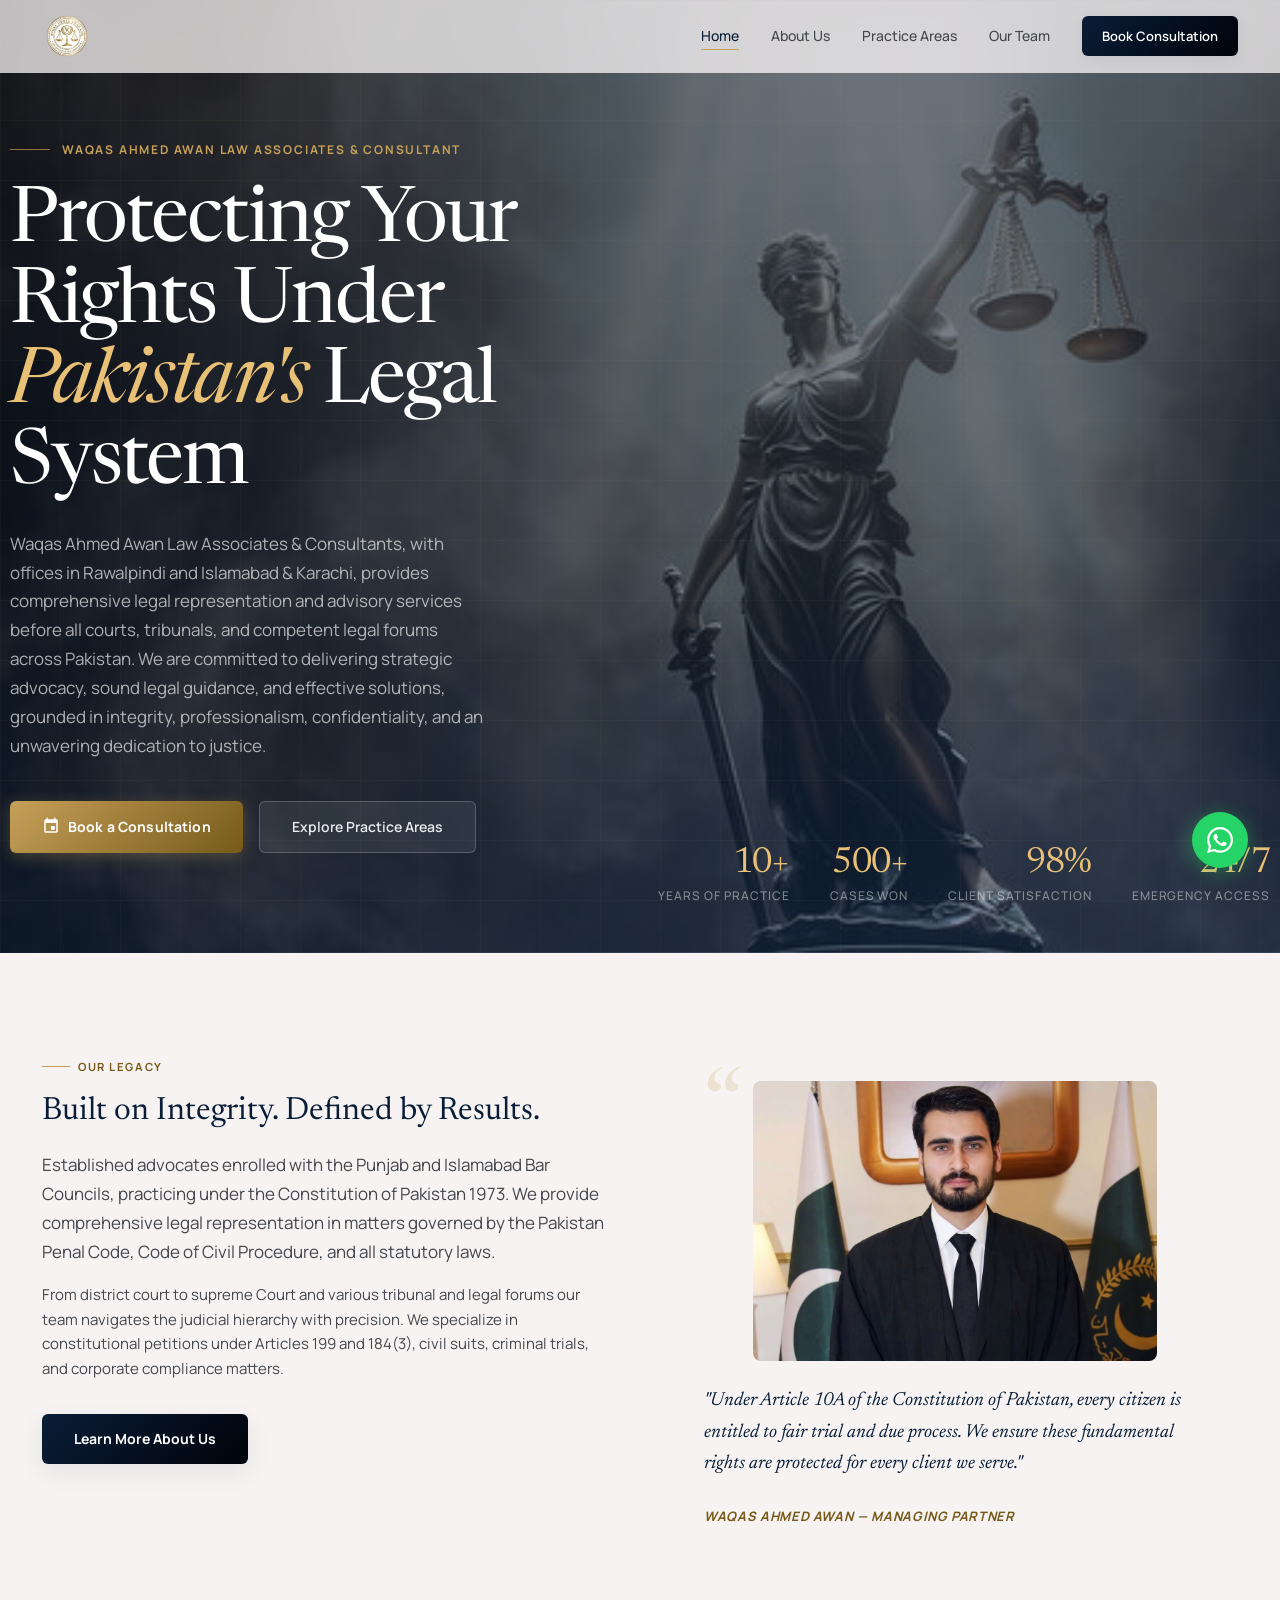
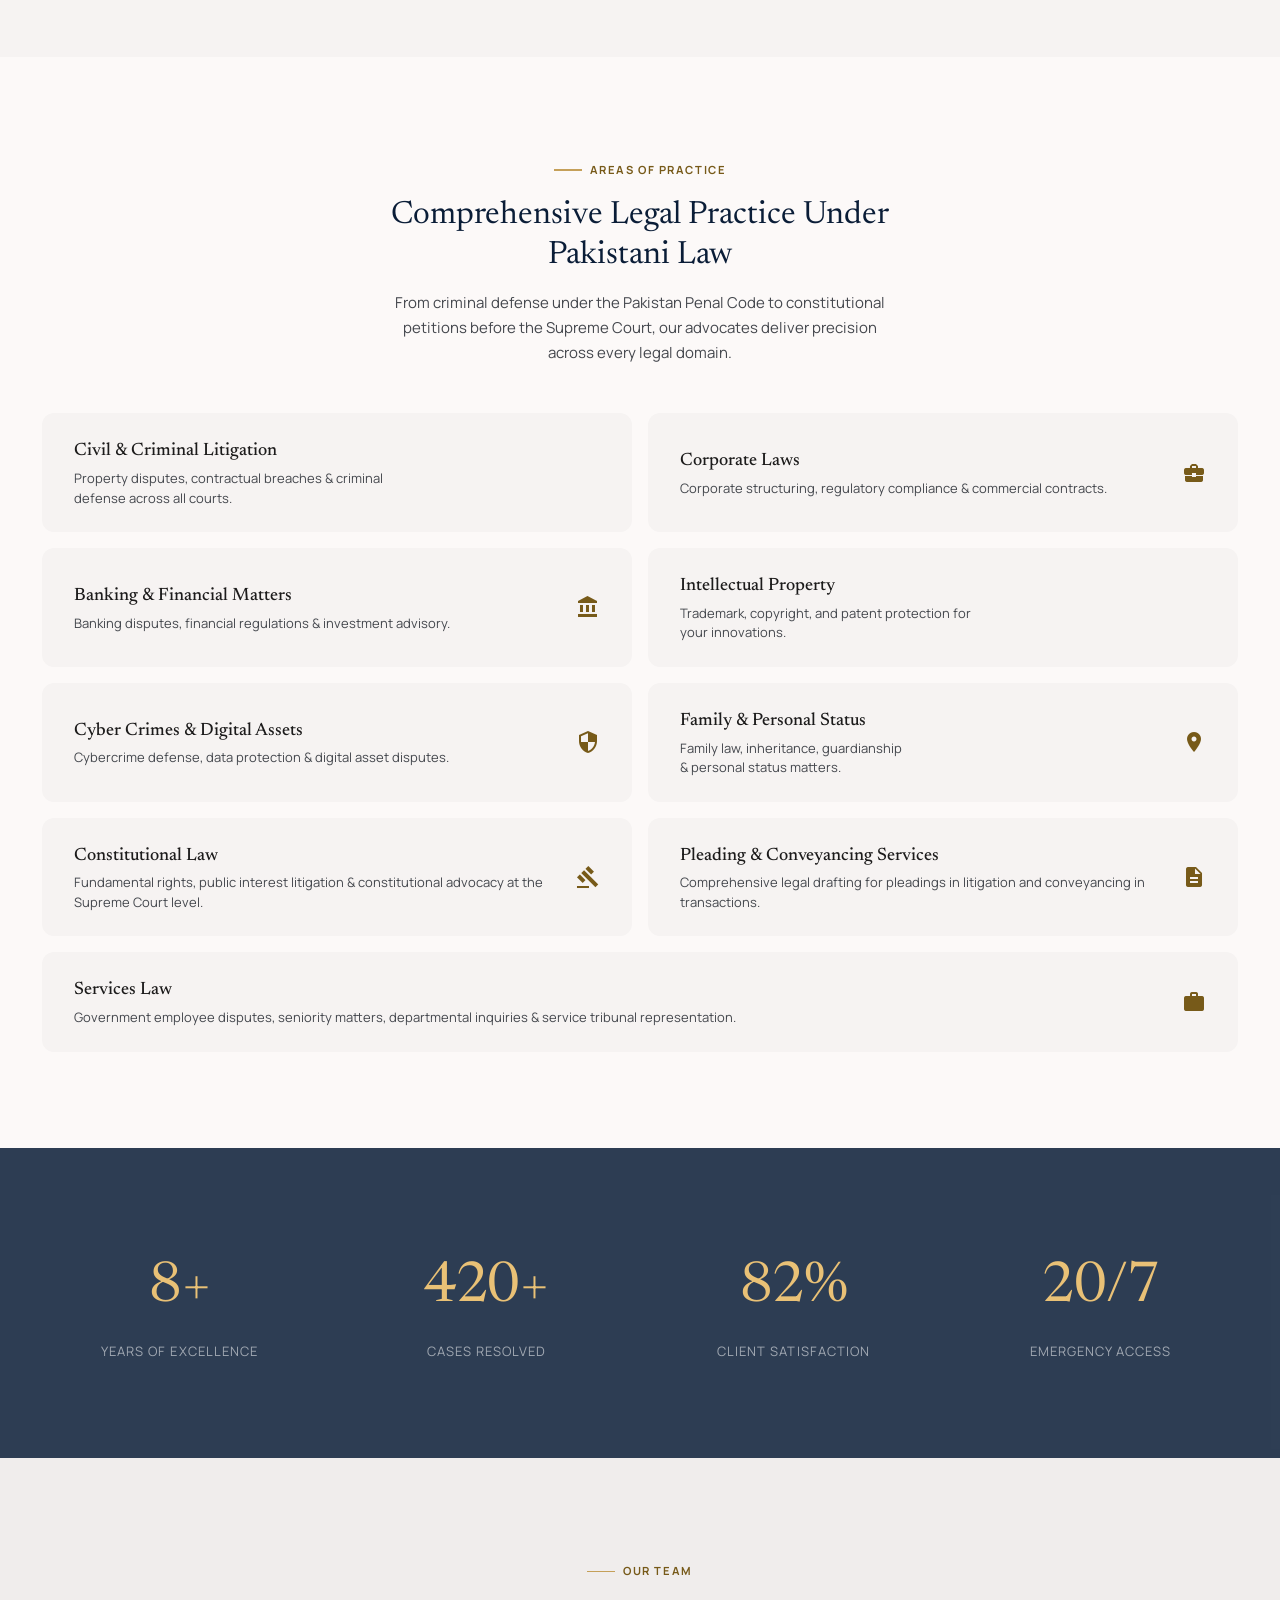
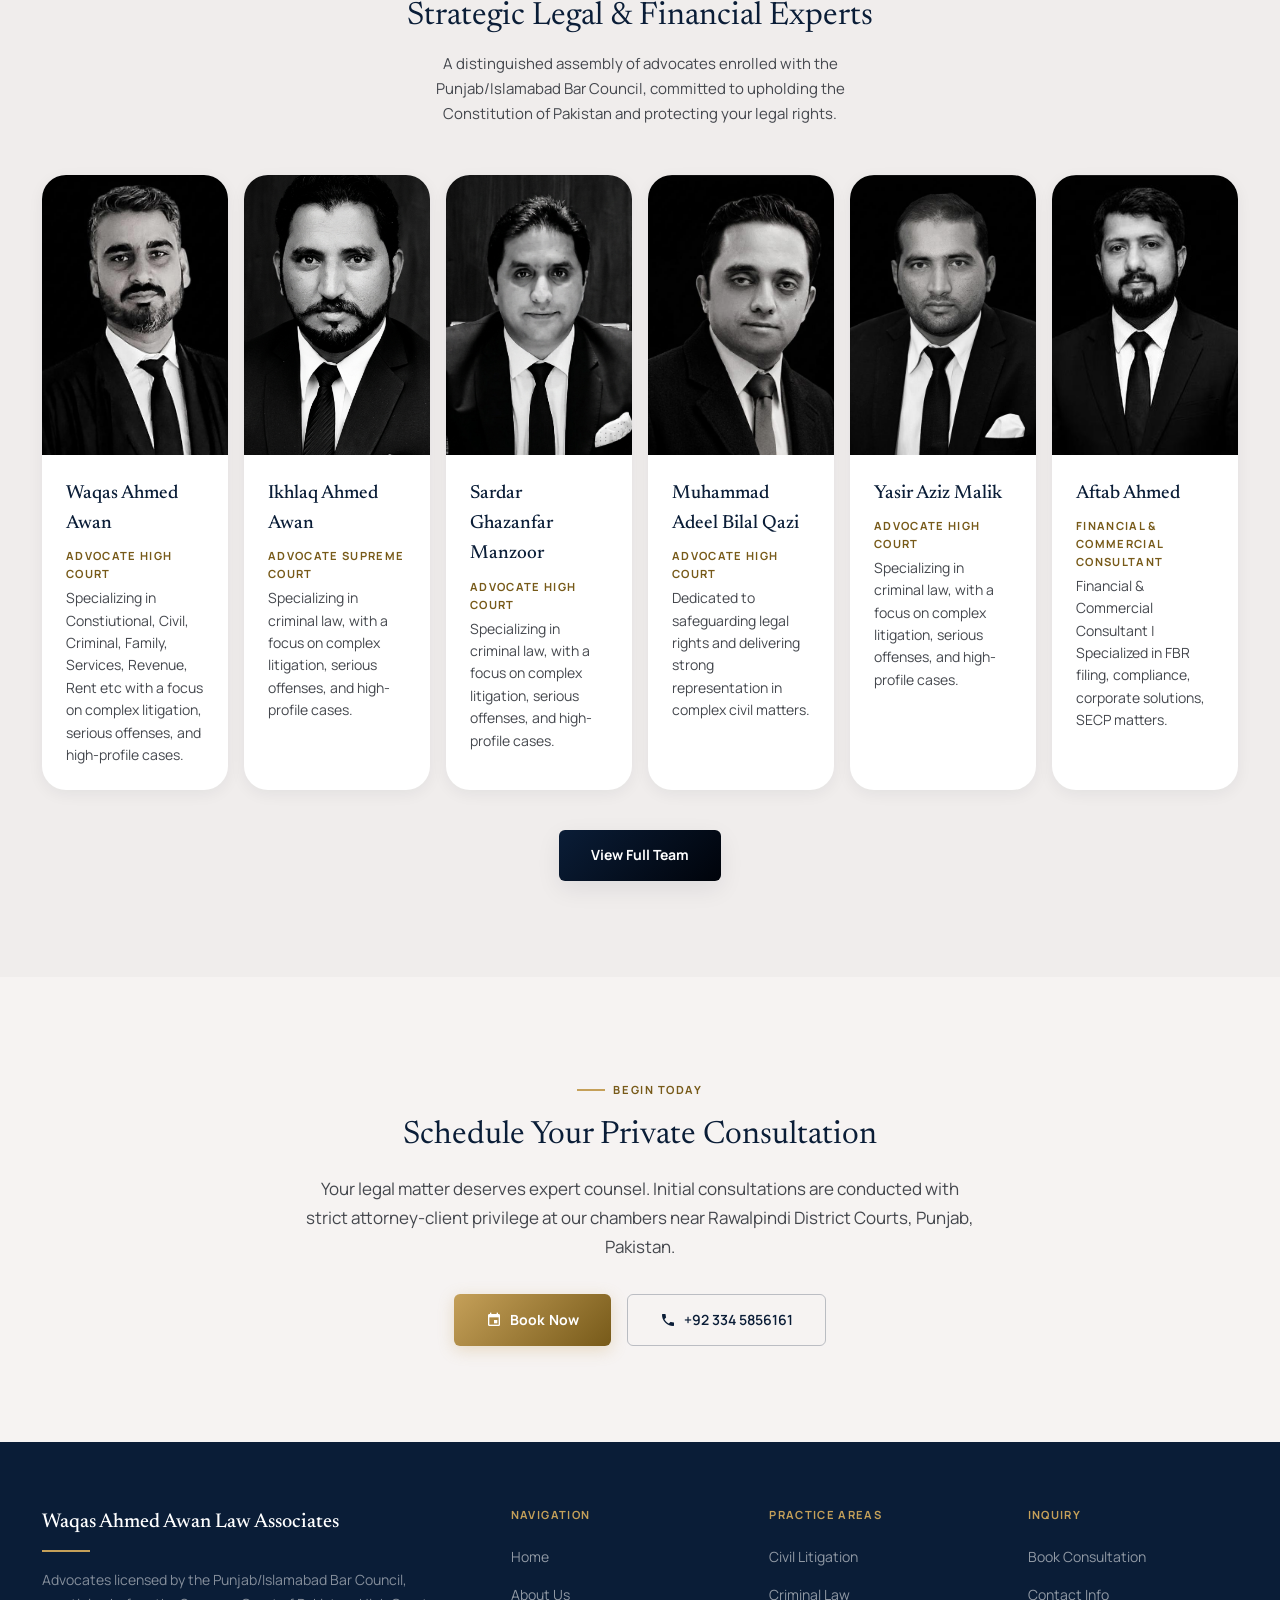
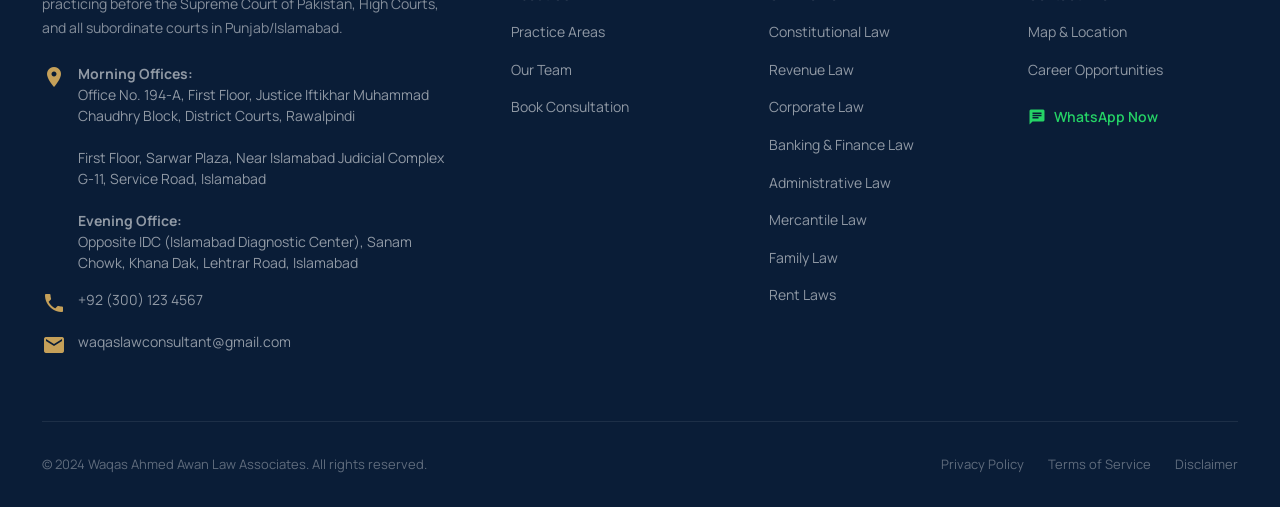
<file: index.html>
<!DOCTYPE html>
<html lang="en">
<head>
  <meta charset="UTF-8" />
  <meta name="viewport" content="width=device-width, initial-scale=1.0" />
  <title>Waqas Ahmed Awan Law Associates | Premier Legal Counsel — Punjab/Islamabad</title>
  <meta name="description" content="Waqas Ahmed Awan Law Associates — Advocates licensed by Punjab/Islamabad Bar Council, practicing before Supreme Court of Pakistan, Lahore High Court, and all District Courts. Expert legal counsel in Rawalpindi, Pakistan." />
  <link rel="stylesheet" href="styles.css" />
  <link rel="stylesheet" href="https://fonts.googleapis.com/icon?family=Material+Icons" />
</head>
<body>

  <!-- NAVIGATION -->
  <nav class="nav" id="main-nav" role="navigation" aria-label="Main navigation">
    <div class="container nav-inner">
      <a href="index.html" class="nav-logo" aria-label="Waqas Ahmed Awan Law Associates - Home">
        <img src="img/logo.png" alt="Waqas Ahmed Awan Law Associates" class="nav-logo-img" />
      </a>
      <div class="nav-links" role="list">
        <a href="index.html"              class="nav-link" role="listitem">Home</a>
        <a href="about.html"             class="nav-link" role="listitem">About Us</a>
        <a href="practice-areas.html"    class="nav-link" role="listitem">Practice Areas</a>
        <a href="our-team.html"          class="nav-link" role="listitem">Our Team</a>
        <a href="book-consultation.html" class="nav-cta"  role="listitem">Book Consultation</a>
      </div>
      <button class="nav-hamburger" id="hamburger" aria-label="Toggle mobile menu" aria-expanded="false">
        <span></span><span></span><span></span>
      </button>
    </div>
  </nav>

  <!-- MOBILE MENU -->
  <div class="mobile-menu" id="mobile-menu" role="dialog" aria-label="Mobile navigation">
    <a href="index.html"              class="mobile-menu-link">Home</a>
    <a href="about.html"             class="mobile-menu-link">About Us</a>
    <a href="practice-areas.html"    class="mobile-menu-link">Practice Areas</a>
    <a href="our-team.html"          class="mobile-menu-link">Our Team</a>
    <a href="book-consultation.html" class="mobile-menu-link" style="color: var(--gold-dark);">Book Consultation →</a>
  </div>

  <!-- HERO -->
  <header class="hero" id="home">
    <!-- Background Carousel -->
    <div class="hero-carousel">
      <div class="hero-carousel-slide active" style="background-image: url('img/bg3.jpg');"></div>
      <div class="hero-carousel-slide" style="background-image: url('img/bg1.jpg');"></div>
      <div class="hero-carousel-slide" style="background-image: url('img/bg2.jpg');"></div>
    </div>
    <div class="hero-carousel-overlay"></div>
    <div class="hero-grid-overlay"></div>
    <div class="container hero-content">
      <div class="hero-overline anim-fade-up">Waqas Ahmed Awan Law Associates &  Consultant</div>
      <h1 class="hero-title anim-fade-up anim-fade-up-delay-1">
        Protecting Your Rights Under <em>Pakistan's</em> Legal System
      </h1>
      <p class="hero-subtitle anim-fade-up anim-fade-up-delay-2">
Waqas Ahmed Awan Law Associates & Consultants, with offices in Rawalpindi and Islamabad & Karachi, provides comprehensive legal representation and advisory services before all courts, tribunals, and competent legal forums across Pakistan. We are committed to delivering strategic advocacy, sound legal guidance, and effective solutions, grounded in integrity, professionalism, confidentiality, and an unwavering dedication to justice.      </p>
      <div class="hero-actions anim-fade-up anim-fade-up-delay-3">
        <a href="book-consultation.html" class="btn-primary" id="hero-cta-book">
          <span class="material-icons" style="font-size:1.1rem;">event</span>
          Book a Consultation
        </a>
        <a href="practice-areas.html" class="btn-secondary" id="hero-cta-practice">
          Explore Practice Areas
        </a>
      </div>

      <div class="hero-stats anim-fade-up anim-fade-up-delay-4">
        <div class="hero-stat">
          <div class="hero-stat-number"><span data-counter="10">0</span>+</div>
          <div class="hero-stat-label">Years of Practice</div>
        </div>
        <div class="hero-stat">
          <div class="hero-stat-number"><span data-counter="500">0</span>+</div>
          <div class="hero-stat-label">Cases Won</div>
        </div>
        <div class="hero-stat">
          <div class="hero-stat-number"><span data-counter="98">0</span>%</div>
          <div class="hero-stat-label">Client Satisfaction</div>
        </div>
        <div class="hero-stat">
          <div class="hero-stat-number">24/7</div>
          <div class="hero-stat-label">Emergency Access</div>
        </div>
      </div>
    </div>
  </header>

  <!-- ABOUT STRIP -->
  <section class="section" id="about-strip" style="background: var(--surface-low);">
    <div class="container">
      <div class="grid-2" style="align-items:start; gap: var(--space-16);">
        <div>
          <div class="section-tag reveal">Our Legacy</div>
          <h2 class="headline-lg reveal reveal-delay-1" style="color: var(--primary-container); margin-bottom: var(--space-5);">
            Built on Integrity. Defined by Results.
          </h2>
          <p class="body-lg reveal reveal-delay-2" style="margin-bottom: var(--space-4);">
            Established advocates enrolled with the Punjab and Islamabad Bar Councils, practicing under the Constitution of Pakistan 1973. We provide comprehensive legal representation in matters governed by the Pakistan Penal Code, Code of Civil Procedure, and all statutory laws.
          </p>
          <p class="body-md reveal reveal-delay-2">
            From district court to supreme Court and various tribunal and legal forums our team navigates the judicial hierarchy with precision. We specialize in constitutional petitions under Articles 199 and 184(3), civil suits, criminal trials, and corporate compliance matters.
          </p>
          <a href="about.html" class="btn-dark mt-8 reveal reveal-delay-3" style="display:inline-flex;" id="about-learn-more">
            Learn More About Us
          </a>
        </div>
        <div class="reveal reveal-delay-2">
          <blockquote class="testimonial" style="margin:0;">
            <div class="testimonial-image-wrapper">
              <img src="img/waqas.png" alt="Waqas Ahmed Awan" class="testimonial-image-square" />
            </div>
            <p class="testimonial-text">
              "Under Article 10A of the Constitution of Pakistan, every citizen is entitled to fair trial and due process. We ensure these fundamental rights are protected for every client we serve."
            </p>
            <cite class="testimonial-author">Waqas Ahmed Awan — Managing Partner</cite>
          </blockquote>
        </div>
      </div>
    </div>
  </section>

  <!-- PRACTICE AREAS PREVIEW -->
  <section class="section" id="practice-preview">
    <div class="container">
      <div class="text-center mb-12">
        <div class="section-tag reveal" style="justify-content:center;">Areas of Practice</div>
        <h2 class="headline-lg reveal reveal-delay-1" style="color: var(--primary-container); max-width:560px; margin: 0 auto var(--space-4);">
          Comprehensive Legal Practice Under Pakistani Law
        </h2>
        <p class="body-md reveal reveal-delay-2" style="max-width: 520px; margin: 0 auto;">
          From criminal defense under the Pakistan Penal Code to constitutional petitions before the Supreme Court, our advocates deliver precision across every legal domain.
        </p>
      </div>

      <div class="grid-2" style="gap: var(--space-4);">
        <a href="practice-areas.html#civil" class="practice-item reveal" id="pa-civil">
          <div class="practice-item-content">
            <div class="practice-item-title">Civil &amp; Criminal Litigation</div>
            <div class="practice-item-desc">Property disputes, contractual breaches &amp; criminal defense across all courts.</div>
          </div>
          <span class="material-icons practice-item-icon">balance</span>
        </a>
        <a href="practice-areas.html#corporate" class="practice-item reveal reveal-delay-1" id="pa-corporate">
          <div class="practice-item-content">
            <div class="practice-item-title">Corporate Laws</div>
            <div class="practice-item-desc">Corporate structuring, regulatory compliance &amp; commercial contracts.</div>
          </div>
          <span class="material-icons practice-item-icon">business_center</span>
        </a>
        <a href="practice-areas.html#banking" class="practice-item reveal" id="pa-banking">
          <div class="practice-item-content">
            <div class="practice-item-title">Banking &amp; Financial Matters</div>
            <div class="practice-item-desc">Banking disputes, financial regulations &amp; investment advisory.</div>
          </div>
          <span class="material-icons practice-item-icon">account_balance</span>
        </a>
        <a href="practice-areas.html#ip" class="practice-item reveal reveal-delay-1" id="pa-ip">
          <div class="practice-item-content">
            <div class="practice-item-title">Intellectual Property</div>
            <div class="practice-item-desc">Trademark, copyright, and patent protection for your innovations.</div>
          </div>
          <span class="material-icons practice-item-icon">lightbulb</span>
        </a>
        <a href="practice-areas.html#cyber" class="practice-item reveal" id="pa-cyber">
          <div class="practice-item-content">
            <div class="practice-item-title">Cyber Crimes &amp; Digital Assets</div>
            <div class="practice-item-desc">Cybercrime defense, data protection &amp; digital asset disputes.</div>
          </div>
          <span class="material-icons practice-item-icon">security</span>
        </a>
        <a href="practice-areas.html#family" class="practice-item reveal reveal-delay-1" id="pa-family">
          <div class="practice-item-content">
            <div class="practice-item-title">Family &amp; Personal Status</div>
            <div class="practice-item-desc">Family law, inheritance, guardianship &amp; personal status matters.</div>
          </div>
          <span class="material-icons practice-item-icon">family_restroom</span>
        </a>
        <a href="practice-areas.html#constitutional" class="practice-item reveal" id="pa-constitutional">
          <div class="practice-item-content">
            <div class="practice-item-title">Constitutional Law</div>
            <div class="practice-item-desc">Fundamental rights, public interest litigation &amp; constitutional advocacy at the Supreme Court level.</div>
          </div>
          <span class="material-icons practice-item-icon">gavel</span>
        </a>
        <a href="practice-areas.html#conveyancing" class="practice-item reveal reveal-delay-1" id="pa-conveyancing">
          <div class="practice-item-content">
            <div class="practice-item-title">Pleading &amp; Conveyancing Services</div>
            <div class="practice-item-desc">Comprehensive legal drafting for pleadings in litigation and conveyancing in transactions.</div>
          </div>
          <span class="material-icons practice-item-icon">description</span>
        </a>
        <a href="practice-areas.html#services" class="practice-item reveal" id="pa-services" style="grid-column: 1/-1;">
          <div class="practice-item-content">
            <div class="practice-item-title">Services Law</div>
            <div class="practice-item-desc">Government employee disputes, seniority matters, departmental inquiries &amp; service tribunal representation.</div>
          </div>
          <span class="material-icons practice-item-icon">work</span>
        </a>
      </div>
    </div>
  </section>

  <!-- STATS SECTION -->
  <section class="section stats-section" style="background: url('img/bg6.jpg') center/cover no-repeat fixed; position: relative;">
    <div style="position: absolute; inset: 0; background: rgba(10, 29, 55, 0.85);"></div>
    <div class="container" style="position: relative; z-index: 1;">
      <div style="display:grid; grid-template-columns: repeat(4, 1fr); gap: var(--space-8); text-align: center;">
        <div class="reveal">
          <div style="font-family: var(--font-serif); font-size: 3.5rem; font-weight:400; color: var(--gold-light); letter-spacing: -0.02em;">
            <span data-counter="10">0</span>+
          </div>
          <div style="font-size:0.8125rem; color: rgba(255,255,255,0.55); text-transform:uppercase; letter-spacing:0.08em; margin-top:var(--space-2);">Years of Excellence</div>
        </div>
        <div class="reveal reveal-delay-1">
          <div style="font-family: var(--font-serif); font-size: 3.5rem; font-weight:400; color: var(--gold-light); letter-spacing: -0.02em;">
            <span data-counter="500">0</span>+
          </div>
          <div style="font-size:0.8125rem; color: rgba(255,255,255,0.55); text-transform:uppercase; letter-spacing:0.08em; margin-top:var(--space-2);">Cases Resolved</div>
        </div>
        <div class="reveal reveal-delay-2">
          <div style="font-family: var(--font-serif); font-size: 3.5rem; font-weight:400; color: var(--gold-light); letter-spacing: -0.02em;">
            <span data-counter="98">0</span>%
          </div>
          <div style="font-size:0.8125rem; color: rgba(255,255,255,0.55); text-transform:uppercase; letter-spacing:0.08em; margin-top:var(--space-2);">Client Satisfaction</div>
        </div>
        <div class="reveal reveal-delay-3">
          <div style="font-family: var(--font-serif); font-size: 3.5rem; font-weight:400; color: var(--gold-light); letter-spacing: -0.02em;">
            <span data-counter="24">0</span>/7
          </div>
          <div style="font-size:0.8125rem; color: rgba(255,255,255,0.55); text-transform:uppercase; letter-spacing:0.08em; margin-top:var(--space-2);">Emergency Access</div>
        </div>
      </div>
    </div>
  </section>

  <!-- TEAM TEASER -->
  <section class="section" style="background: var(--surface-container);">
    <div class="container">
      <div class="text-center mb-12">
        <div class="section-tag reveal" style="justify-content:center;">Our Team</div>
        <h2 class="headline-lg reveal reveal-delay-1" style="color: var(--primary-container); margin-bottom: var(--space-4);">
          Strategic Legal & Financial Experts
        </h2>
        <p class="body-md reveal reveal-delay-2" style="max-width: 500px; margin: 0 auto;">
          A distinguished assembly of advocates enrolled with the Punjab/Islamabad Bar Council, committed to upholding the Constitution of Pakistan and protecting your legal rights.
        </p>
      </div>

      <div class="grid-6">
               <div class="team-card reveal" id="team-dildar">
          <img src="img/waqas2.jpg" alt="Waqas Ahmed Awan" class="team-card-avatar" />
          <div class="team-card-body">            
            <div class="team-card-name">Waqas Ahmed Awan</div>
            <div class="team-card-role">Advocate High Court</div>
            <p class="team-card-desc">Specializing in Constiutional, Civil, Criminal, Family, Services, Revenue, Rent etc with a focus on complex litigation, serious offenses, and high-profile cases.</p>  
          </div>
        </div>
            <div class="team-card reveal" id="team-dildar">
          <img src="img/ikhlaq.png" alt="Ikhlaq Ahmed Awan" class="team-card-avatar" />
          <div class="team-card-body">            
            <div class="team-card-name">Ikhlaq Ahmed Awan</div>
            <div class="team-card-role">Advocate Supreme Court</div>
            <p class="team-card-desc">Specializing in criminal law, with a focus on complex litigation, serious offenses, and high-profile cases.</p>  
          </div>
        </div>
        <div class="team-card reveal" id="team-dildar">
          <img src="img/sardar.png" alt="Sardar Ghazanfar Manzoor" class="team-card-avatar" />
          <div class="team-card-body">            
            <div class="team-card-name">Sardar Ghazanfar Manzoor</div>
            <div class="team-card-role">Advocate High Court</div>
            <p class="team-card-desc">Specializing in criminal law, with a focus on complex litigation, serious offenses, and high-profile cases.</p>
          </div>
        </div>

        <div class="team-card reveal reveal-delay-1" id="team-zameer">
          <img src="img/adeel.jpg" alt="Muhammad Adeel Bilal Qazi" class="team-card-avatar" />
          <div class="team-card-body">
            <div class="team-card-name">Muhammad Adeel Bilal Qazi</div>            
            <div class="team-card-role">Advocate High Court</div>
            <p class="team-card-desc">Dedicated to safeguarding legal rights and delivering strong representation in complex civil matters.</p>
          </div>
        </div>

        <div class="team-card reveal reveal-delay-2" id="team-mureed">
          <img src="img/yasir.jpg" alt="Yasir Aziz Malik" class="team-card-avatar" />
          <div class="team-card-body">            
            <div class="team-card-name">Yasir Aziz Malik</div>
            <div class="team-card-role">Advocate High Court</div>
            <p class="team-card-desc">Specializing in criminal law, with a focus on complex litigation, serious offenses, and high-profile cases.</p>
          </div>
        </div>


         <div class="team-card reveal reveal-delay-3" id="team-aftab">
          <img src="img/aftab.jpg" alt="Aftab Ahmed" class="team-card-avatar" />
          <div class="team-card-body">
            <div class="team-card-name">Aftab Ahmed</div>            
            <div class="team-card-role">Financial & Commercial Consultant</div>
            <p class="team-card-desc"> Financial & Commercial Consultant | Specialized in FBR filing, compliance, corporate solutions, SECP matters.</p>
          </div>
        </div>
         
        
      </div>

      <div class="text-center mt-10 reveal">
        <a href="our-team.html" class="btn-dark" id="view-full-team">View Full Team</a>
      </div>
    </div>
  </section>

  <!-- CONSULTATION CTA -->
  <section class="section" style="background: var(--surface-low);">
    <div class="container">
      <div style="text-align: center; max-width: 680px; margin: 0 auto;">
        <div class="section-tag reveal" style="justify-content:center;">Begin Today</div>
        <h2 class="headline-lg reveal reveal-delay-1" style="color: var(--primary-container); margin-bottom: var(--space-5);">
          Schedule Your Private Consultation
        </h2>
        <p class="body-lg reveal reveal-delay-2" style="margin-bottom: var(--space-8);">
          Your legal matter deserves expert counsel. Initial consultations are conducted with strict attorney-client privilege at our chambers near Rawalpindi District Courts, Punjab, Pakistan.
        </p>
        <div class="reveal reveal-delay-3" style="display:flex; gap:var(--space-4); justify-content:center; flex-wrap:wrap;">
          <a href="book-consultation.html" class="btn-primary" id="cta-book-now">
            <span class="material-icons" style="font-size:1rem;">event</span>
            Book Now
          </a>
          <a href="tel:+923345856161" class="btn-outline" id="cta-call">
            <span class="material-icons" style="font-size:1rem;">phone</span>
            +92 334 5856161
          </a>
        </div>
      </div>
    </div>
  </section>

  <!-- FOOTER -->
  <footer class="footer" role="contentinfo">
    <div class="container">
      <div class="footer-grid">
        <div>
          <div class="footer-brand-name">Waqas Ahmed Awan Law Associates</div>
          <div class="divider-gold"></div>
          <p class="footer-brand-desc">
            Advocates licensed by the Punjab/Islamabad Bar Council, practicing before the Supreme Court of Pakistan, High Courts, and all subordinate courts in Punjab/Islamabad.
          </p>
          <div class="footer-contact-item">
            <span class="material-icons footer-contact-icon">location_on</span>
            <span class="footer-contact-text"><strong>Morning Offices:</strong><br>Office No. 194-A, First Floor, Justice Iftikhar Muhammad Chaudhry Block, District Courts, Rawalpindi<br><br>First Floor, Sarwar Plaza, Near Islamabad Judicial Complex G-11, Service Road, Islamabad<br><br><strong>Evening Office:</strong><br>Opposite IDC (Islamabad Diagnostic Center), Sanam Chowk, Khana Dak, Lehtrar Road, Islamabad</span>
          </div>
          <div class="footer-contact-item">
            <span class="material-icons footer-contact-icon">phone</span>
            <span class="footer-contact-text">+92 (300) 123 4567</span>
          </div>
          <div class="footer-contact-item">
            <span class="material-icons footer-contact-icon">email</span>
            <span class="footer-contact-text">waqaslawconsultant@gmail.com</span>
          </div>
        </div>

        <div>
          <div class="footer-col-title">Navigation</div>
          <ul class="footer-links">
            <li><a href="index.html"           class="footer-link">Home</a></li>
            <li><a href="about.html"            class="footer-link">About Us</a></li>
            <li><a href="practice-areas.html"   class="footer-link">Practice Areas</a></li>
            <li><a href="our-team.html"         class="footer-link">Our Team</a></li>
            <li><a href="book-consultation.html" class="footer-link">Book Consultation</a></li>
          </ul>
        </div>

        <div>
          <div class="footer-col-title">Practice Areas</div>
          <ul class="footer-links">
            <li><a href="practice-areas.html#civil"           class="footer-link">Civil Litigation</a></li>
            <li><a href="practice-areas.html#criminal"        class="footer-link">Criminal Law</a></li>
            <li><a href="practice-areas.html#constitutional"  class="footer-link">Constitutional Law</a></li>
            <li><a href="practice-areas.html#revenue"         class="footer-link">Revenue Law</a></li>
            <li><a href="practice-areas.html#corporate"       class="footer-link">Corporate Law</a></li>
            <li><a href="practice-areas.html#banking"         class="footer-link">Banking &amp; Finance Law</a></li>
            <li><a href="practice-areas.html#administrative"  class="footer-link">Administrative Law</a></li>
            <li><a href="practice-areas.html#mercantile"      class="footer-link">Mercantile Law</a></li>
            <li><a href="practice-areas.html#family"          class="footer-link">Family Law</a></li>
            <li><a href="practice-areas.html#rent"            class="footer-link">Rent Laws</a></li>
          </ul>
        </div>

        <div>
          <div class="footer-col-title">Inquiry</div>
          <ul class="footer-links">
            <li><a href="book-consultation.html" class="footer-link">Book Consultation</a></li>
            <li><a href="#contact"               class="footer-link">Contact Info</a></li>
            <li><a href="#"                      class="footer-link">Map &amp; Location</a></li>
            <li><a href="mailto:waqaslawconsultant@gmail.com" class="footer-link">Career Opportunities</a></li>
          </ul>
          <div style="margin-top: var(--space-6);">
            <a href="https://wa.me/+923345856161" target="_blank" rel="noopener"
               style="display:inline-flex; align-items:center; gap:var(--space-2);
                      color: #25D366; font-size:0.875rem; font-weight:600;">
              <span class="material-icons" style="font-size:1.1rem;">chat</span>
              WhatsApp Now
            </a>
          </div>
        </div>
      </div>

      <div class="footer-bottom">
        <p class="footer-copyright">© 2024 Waqas Ahmed Awan Law Associates. All rights reserved.</p>
        <div class="footer-bottom-links">
          <a href="#" class="footer-bottom-link">Privacy Policy</a>
          <a href="#" class="footer-bottom-link">Terms of Service</a>
          <a href="#" class="footer-bottom-link">Disclaimer</a>
        </div>
      </div>
    </div>
  </footer>

  <!-- WhatsApp FAB -->
  <a href="https://wa.me/+923345856161" target="_blank" rel="noopener"
     class="whatsapp-fab" id="whatsapp-fab" aria-label="Chat on WhatsApp">
    <svg viewBox="0 0 24 24" fill="currentColor" width="26" height="26">
      <path d="M17.472 14.382c-.297-.149-1.758-.867-2.03-.967-.273-.099-.471-.148-.67.15-.197.297-.767.966-.94 1.164-.173.199-.347.223-.644.075-.297-.15-1.255-.463-2.39-1.475-.883-.788-1.48-1.761-1.653-2.059-.173-.297-.018-.458.13-.606.134-.133.298-.347.446-.52.149-.174.198-.298.298-.497.099-.198.05-.371-.025-.52-.075-.149-.669-1.612-.916-2.207-.242-.579-.487-.5-.669-.51-.173-.008-.371-.01-.57-.01-.198 0-.52.074-.792.372-.272.297-1.04 1.016-1.04 2.479 0 1.462 1.065 2.875 1.213 3.074.149.198 2.096 3.2 5.077 4.487.709.306 1.262.489 1.694.625.712.227 1.36.195 1.871.118.571-.085 1.758-.719 2.006-1.413.248-.694.248-1.289.173-1.413-.074-.124-.272-.198-.57-.347m-5.421 7.403h-.004a9.87 9.87 0 01-5.031-1.378l-.361-.214-3.741.982.998-3.648-.235-.374a9.86 9.86 0 01-1.51-5.26c.001-5.45 4.436-9.884 9.888-9.884 2.64 0 5.122 1.03 6.988 2.898a9.825 9.825 0 012.893 6.994c-.003 5.45-4.437 9.884-9.885 9.884m8.413-18.297A11.815 11.815 0 0012.05 0C5.495 0 .16 5.335.157 11.892c0 2.096.547 4.142 1.588 5.945L.057 24l6.305-1.654a11.882 11.882 0 005.683 1.448h.005c6.554 0 11.89-5.335 11.893-11.893a11.821 11.821 0 00-3.48-8.413z"/>
    </svg>
  </a>

  <script src="script.js"></script>
</body>
</html>
</file>
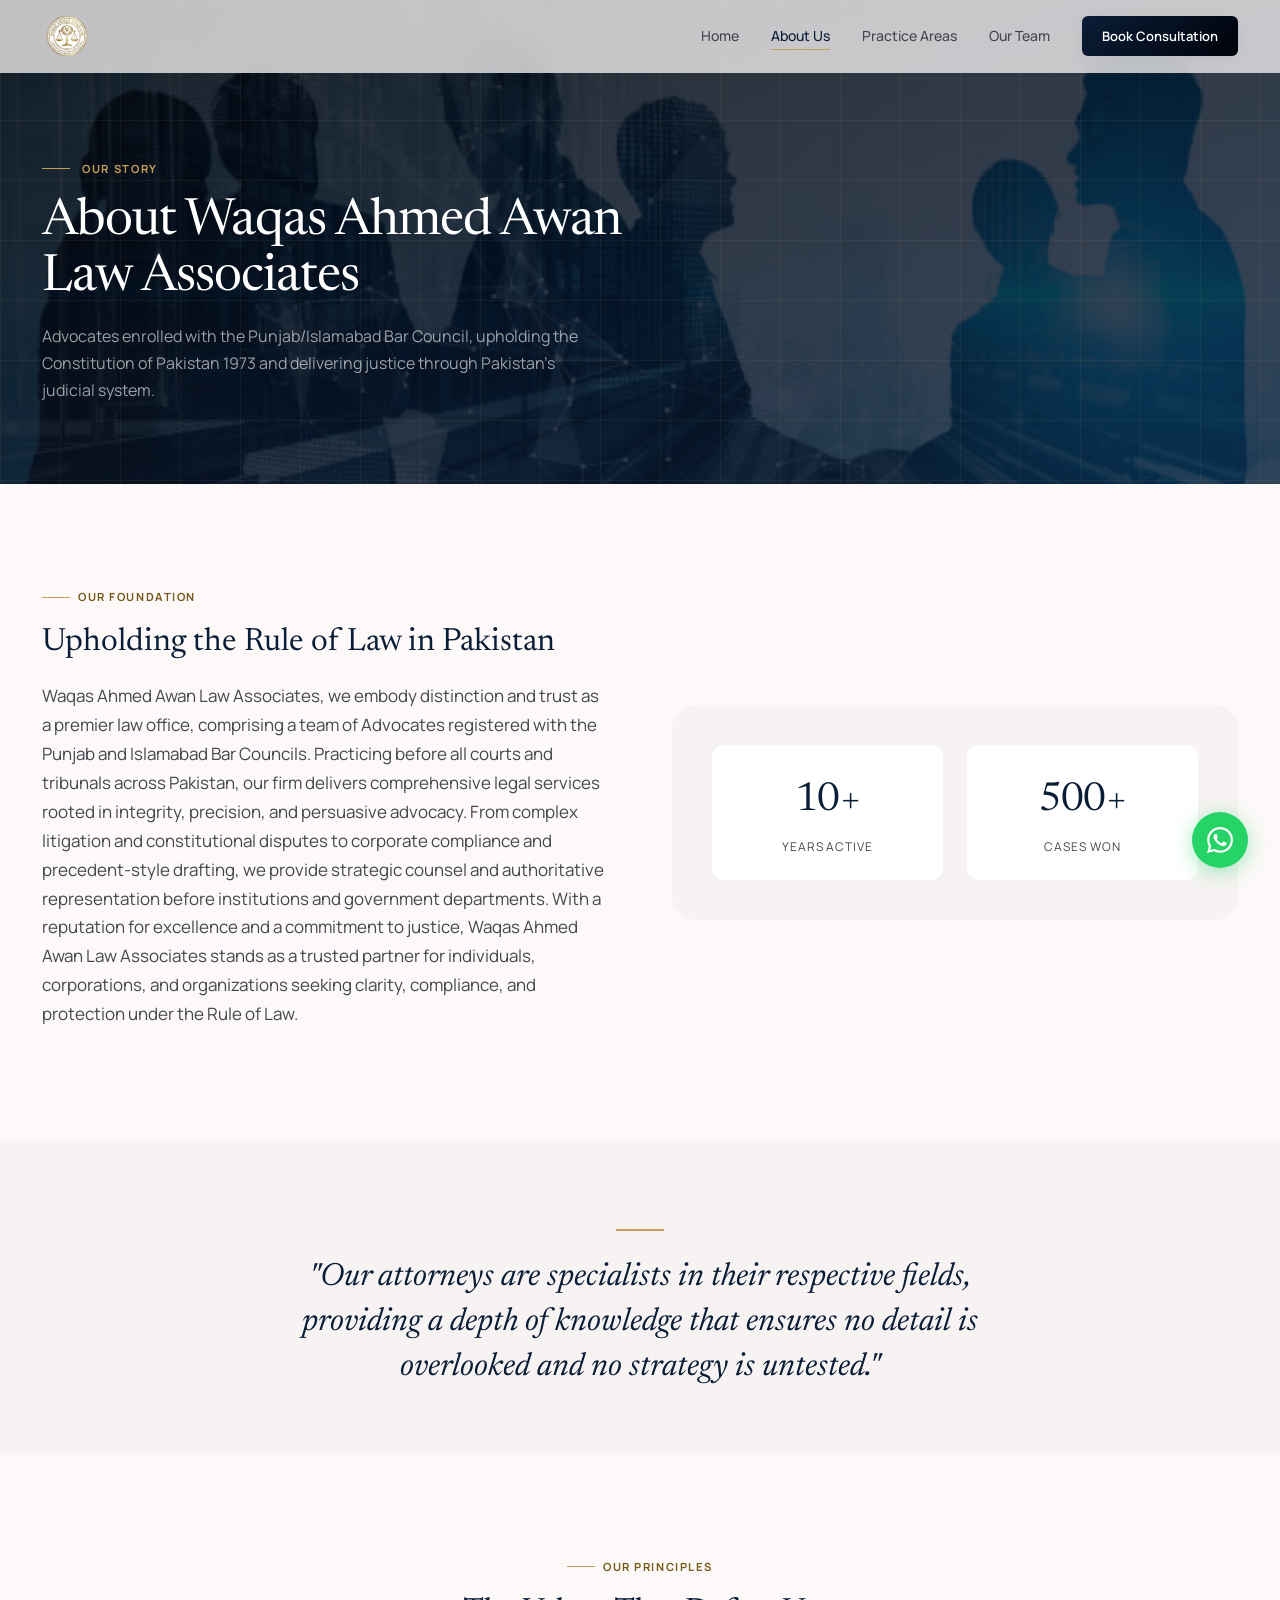
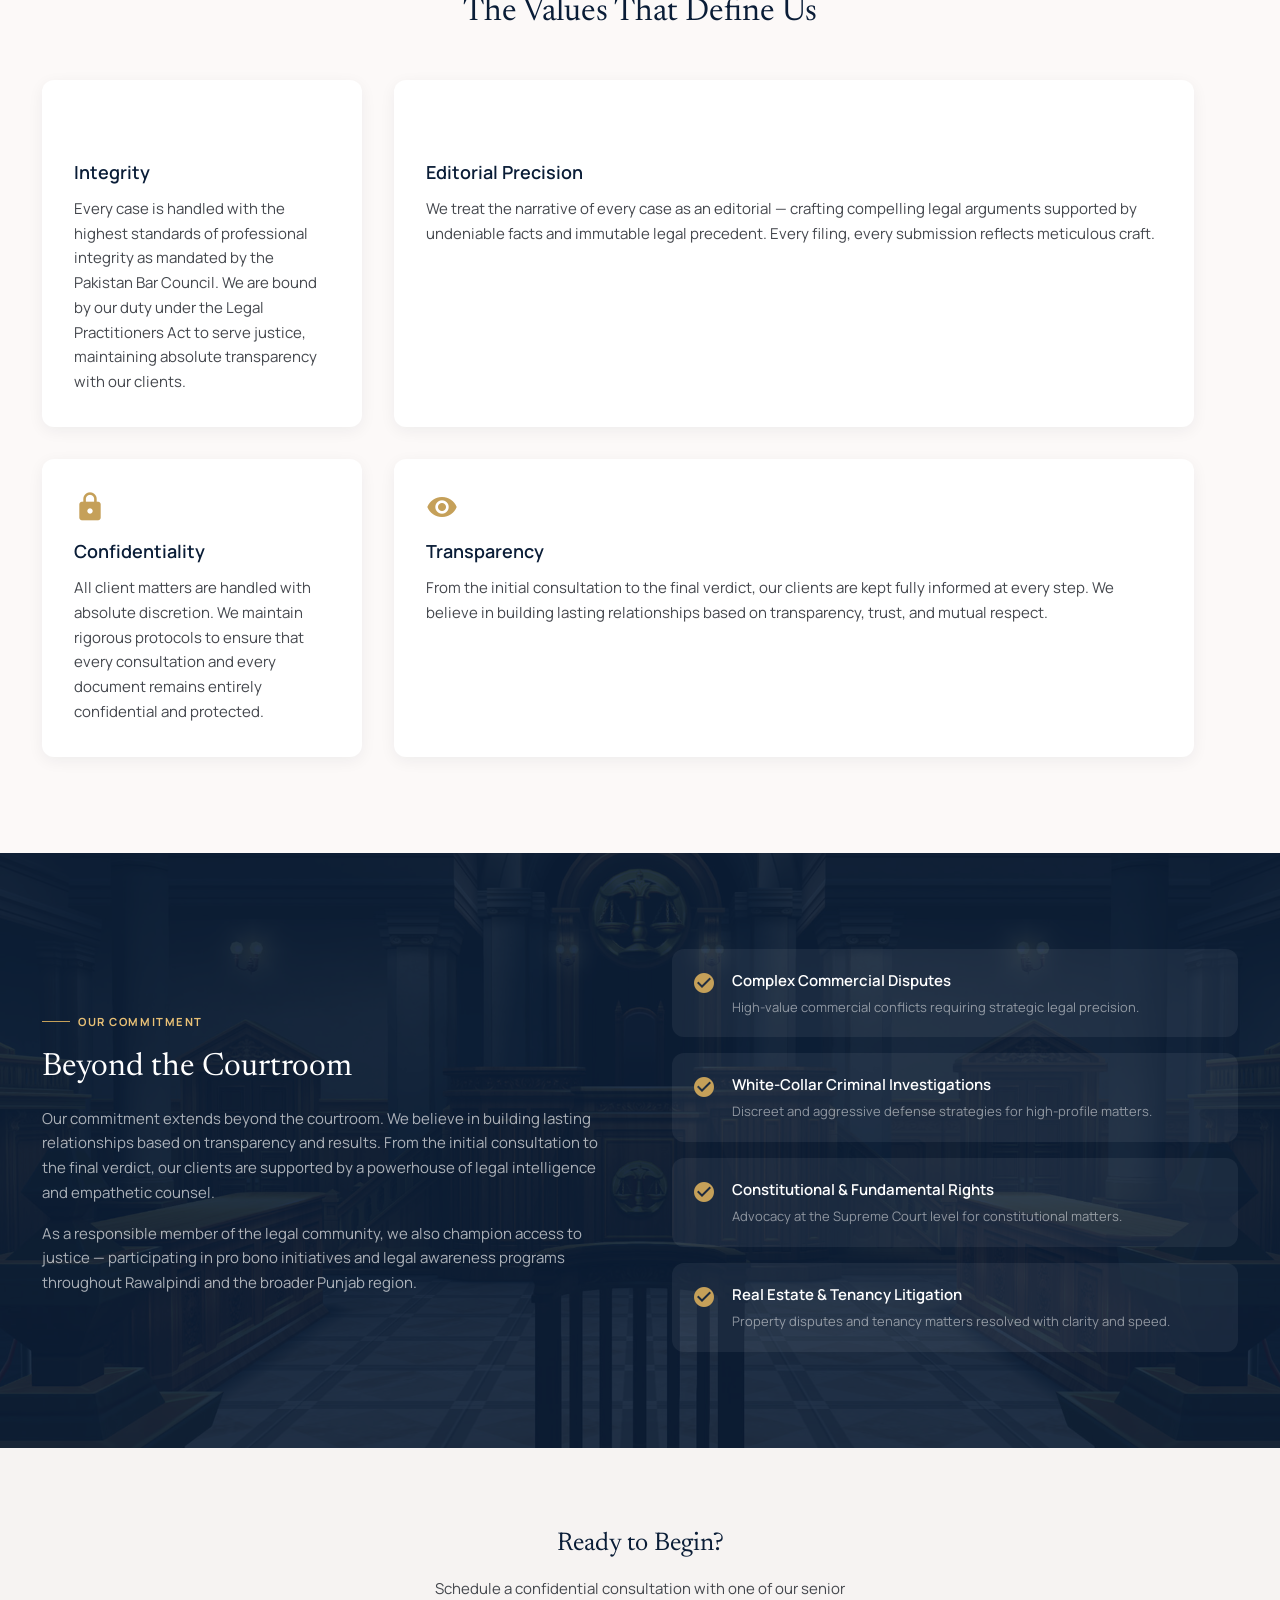
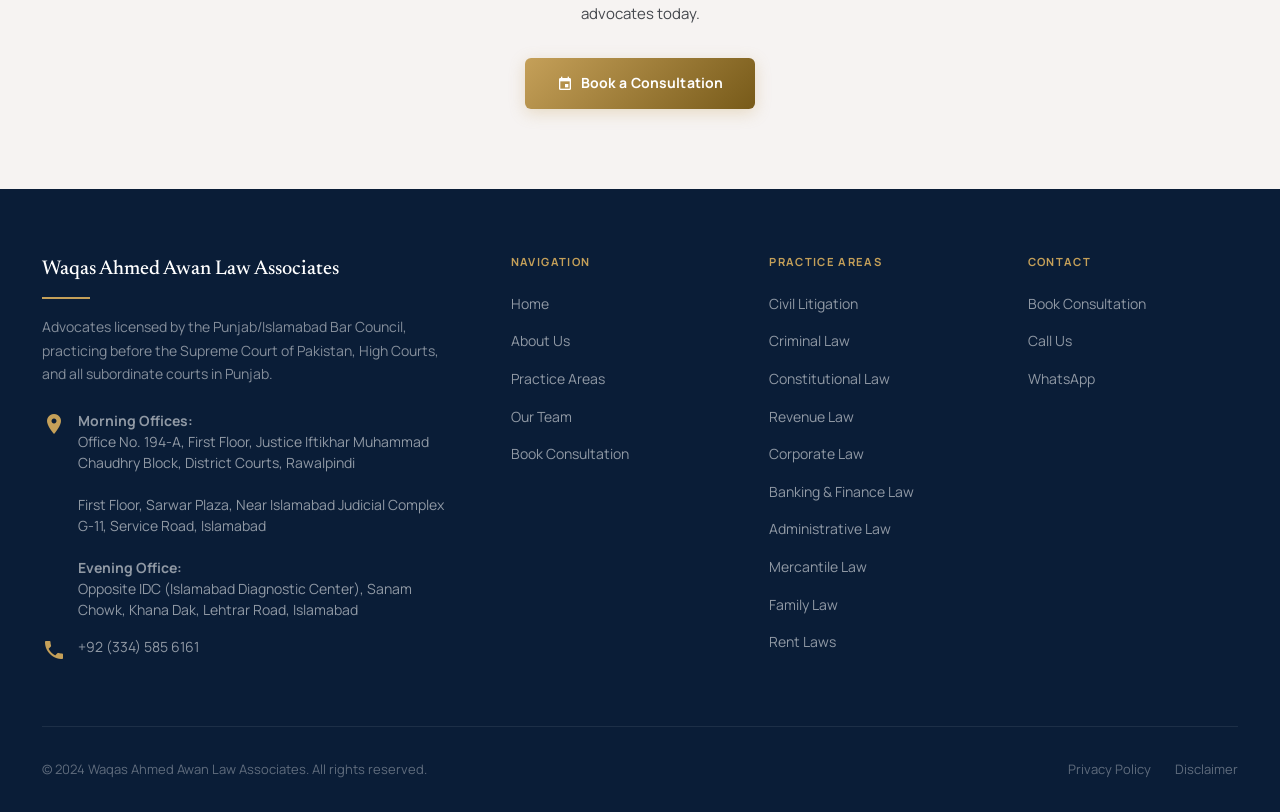
<file: about.html>
<!DOCTYPE html>
<html lang="en">
<head>
  <meta charset="UTF-8" />
  <meta name="viewport" content="width=device-width, initial-scale=1.0" />
  <title>About Us | Waqas Ahmed Awan Law Associates</title>
  <meta name="description" content="Learn about Waqas Ahmed Awan Law Associates — advocates enrolled with Punjab/Islamabad Bar Council, practicing before all courts in Pakistan with commitment to justice under the Constitution of Pakistan 1973." />
  <link rel="stylesheet" href="styles.css" />
  <link rel="stylesheet" href="https://fonts.googleapis.com/icon?family=Material+Icons" />
</head>
<body>

  <!-- NAVIGATION -->
  <nav class="nav" id="main-nav">
    <div class="container nav-inner">
      <a href="index.html" class="nav-logo" aria-label="Waqas Ahmed Awan Law Associates - Home">
        <img src="img/logo.png" alt="Waqas Ahmed Awan Law Associates" class="nav-logo-img" />
      </a>
      <div class="nav-links">
        <a href="index.html"              class="nav-link">Home</a>
        <a href="about.html"             class="nav-link active">About Us</a>
        <a href="practice-areas.html"    class="nav-link">Practice Areas</a>
        <a href="our-team.html"          class="nav-link">Our Team</a>
        <a href="book-consultation.html" class="nav-cta">Book Consultation</a>
      </div>
      <button class="nav-hamburger" id="hamburger" aria-label="Toggle menu" aria-expanded="false">
        <span></span><span></span><span></span>
      </button>
    </div>
  </nav>
  <div class="mobile-menu" id="mobile-menu">
    <a href="index.html"              class="mobile-menu-link">Home</a>
    <a href="about.html"             class="mobile-menu-link">About Us</a>
    <a href="practice-areas.html"    class="mobile-menu-link">Practice Areas</a>
    <a href="our-team.html"          class="mobile-menu-link">Our Team</a>
    <a href="book-consultation.html" class="mobile-menu-link" style="color:var(--gold-dark);">Book Consultation →</a>
  </div>

  <!-- PAGE HERO -->
  <header class="page-hero" style="background: url('img/about.jpg') center/cover no-repeat;">
    <div class="page-hero-overlay"></div>
    <div class="hero-grid-overlay"></div>
    <div class="container page-hero-content">
      <div class="page-hero-tag anim-fade-up">Our Story</div>
      <h1 class="page-hero-title anim-fade-up anim-fade-up-delay-1">
        About Waqas Ahmed Awan Law Associates
      </h1>
      <p class="page-hero-subtitle anim-fade-up anim-fade-up-delay-2">
        Advocates enrolled with the Punjab/Islamabad Bar Council, upholding the Constitution of Pakistan 1973 and delivering justice through Pakistan's judicial system.
      </p>
    </div>
  </header>

  <!-- FOUNDING STORY -->
  <section class="section">
    <div class="container">
      <div class="grid-2" style="align-items:center; gap:var(--space-16);">
        <div>
          <div class="section-tag reveal">Our Foundation</div>
          <h2 class="headline-lg reveal reveal-delay-1" style="color:var(--primary-container); margin-bottom:var(--space-5);">
            Upholding the Rule of Law in Pakistan
          </h2>
          <p class="body-lg reveal reveal-delay-2" style="margin-bottom:var(--space-4);">
           Waqas Ahmed Awan Law Associates, we embody distinction and trust as a premier law office, comprising a team of Advocates registered with the Punjab and Islamabad Bar Councils. Practicing before all courts and tribunals across Pakistan, our firm delivers comprehensive legal services rooted in integrity, precision, and persuasive advocacy. From complex litigation and constitutional disputes to corporate compliance and precedent-style drafting, we provide strategic counsel and authoritative representation before institutions and government departments. With a reputation for excellence and a commitment to justice, Waqas Ahmed Awan Law Associates stands as a trusted partner for individuals, corporations, and organizations seeking clarity, compliance, and protection under the Rule of Law.
          </p>

        </div>
        <div class="reveal reveal-delay-2">
          <div style="background: var(--surface-low); border-radius: var(--radius-xl); padding: var(--space-10);">
            <div style="display:grid; grid-template-columns:1fr 1fr; gap:var(--space-6);">
              <div style="text-align:center; padding:var(--space-6); background:var(--surface-lowest); border-radius:var(--radius-lg);">
                <div style="font-family:var(--font-serif); font-size:2.5rem; color:var(--primary-container); letter-spacing:-0.02em;">10+</div>
                <div style="font-size:0.75rem; color:var(--on-surface-variant); text-transform:uppercase; letter-spacing:0.08em; margin-top:4px;">Years Active</div>
              </div>
              <div style="text-align:center; padding:var(--space-6); background:var(--surface-lowest); border-radius:var(--radius-lg);">
                <div style="font-family:var(--font-serif); font-size:2.5rem; color:var(--primary-container); letter-spacing:-0.02em;">500+</div>
                <div style="font-size:0.75rem; color:var(--on-surface-variant); text-transform:uppercase; letter-spacing:0.08em; margin-top:4px;">Cases Won</div>
              </div>
              <!-- <div style="text-align:center; padding:var(--space-6); background:var(--surface-lowest); border-radius:var(--radius-lg);">
                <div style="font-family:var(--font-serif); font-size:2.5rem; color:var(--primary-container); letter-spacing:-0.02em;">4</div>
                <div style="font-size:0.75rem; color:var(--on-surface-variant); text-transform:uppercase; letter-spacing:0.08em; margin-top:4px;">Senior Partners</div>
              </div>
              <div style="text-align:center; padding:var(--space-6); background:var(--surface-lowest); border-radius:var(--radius-lg);">
                <div style="font-family:var(--font-serif); font-size:2.5rem; color:var(--primary-container); letter-spacing:-0.02em;">7</div>
                <div style="font-size:0.75rem; color:var(--on-surface-variant); text-transform:uppercase; letter-spacing:0.08em; margin-top:4px;">Practice Areas</div>
              </div> -->
            </div>
          </div>
        </div>
      </div>
    </div>
  </section>

  <!-- PULL QUOTE -->
  <section style="padding: var(--space-16) 0; background: var(--surface-low);">
    <div class="container-narrow">
      <blockquote class="pull-quote reveal">
        "Our attorneys are specialists in their respective fields, providing a depth of knowledge that ensures no detail is overlooked and no strategy is untested."
      </blockquote>
    </div>
  </section>

  <!-- VALUES -->
  <section class="section">
    <div class="container">
      <div class="text-center mb-12">
        <div class="section-tag reveal" style="justify-content:center;">Our Principles</div>
        <h2 class="headline-lg reveal reveal-delay-1" style="color:var(--primary-container);">The Values That Define Us</h2>
      </div>
      <div class="grid-3">
        <div class="card reveal" id="value-integrity">
          <span class="material-icons" style="font-size:2rem; color:var(--gold); margin-bottom:var(--space-4);">verified</span>
          <h3 class="title-lg" style="color:var(--primary-container); margin-bottom:var(--space-3);">Integrity</h3>
          <p class="body-md">Every case is handled with the highest standards of professional integrity as mandated by the Pakistan Bar Council. We are bound by our duty under the Legal Practitioners Act to serve justice, maintaining absolute transparency with our clients.</p>
        </div>
        <div class="card reveal reveal-delay-1" id="value-precision">
          <span class="material-icons" style="font-size:2rem; color:var(--gold); margin-bottom:var(--space-4);">precision_manufacturing</span>
          <h3 class="title-lg" style="color:var(--primary-container); margin-bottom:var(--space-3);">Editorial Precision</h3>
          <p class="body-md">We treat the narrative of every case as an editorial — crafting compelling legal arguments supported by undeniable facts and immutable legal precedent. Every filing, every submission reflects meticulous craft.</p>
        </div>
        <div class="card reveal reveal-delay-2" id="value-results">
          <span class="material-icons" style="font-size:2rem; color:var(--gold); margin-bottom:var(--space-4);">emoji_events</span>
          <h3 class="title-lg" style="color:var(--primary-container); margin-bottom:var(--space-3);">Results-Driven</h3>
          <p class="body-md">Sophisticated legal representation for the modern era. We define authority through results. Our track record speaks for itself — we approach every matter with a clear objective: victory for our clients.</p>
        </div>
        <div class="card reveal" id="value-confidential">
          <span class="material-icons" style="font-size:2rem; color:var(--gold); margin-bottom:var(--space-4);">lock</span>
          <h3 class="title-lg" style="color:var(--primary-container); margin-bottom:var(--space-3);">Confidentiality</h3>
          <p class="body-md">All client matters are handled with absolute discretion. We maintain rigorous protocols to ensure that every consultation and every document remains entirely confidential and protected.</p>
        </div>
        <div class="card reveal reveal-delay-1" id="value-transparency">
          <span class="material-icons" style="font-size:2rem; color:var(--gold); margin-bottom:var(--space-4);">visibility</span>
          <h3 class="title-lg" style="color:var(--primary-container); margin-bottom:var(--space-3);">Transparency</h3>
          <p class="body-md">From the initial consultation to the final verdict, our clients are kept fully informed at every step. We believe in building lasting relationships based on transparency, trust, and mutual respect.</p>
        </div>
        <div class="card reveal reveal-delay-2" id="value-access">
          <span class="material-icons" style="font-size:2rem; color:var(--gold); margin-bottom:var(--space-4);">support_agent</span>
          <h3 class="title-lg" style="color:var(--primary-container); margin-bottom:var(--space-3);">Client-First Access</h3>
          <p class="body-md">Legal emergencies don't observe business hours. Our senior counsel remains accessible for urgent matters, ensuring that our clients never face a critical legal moment without experienced support.</p>
        </div>
      </div>
    </div>
  </section>

  <!-- COMMITMENT -->
  <section class="section" style="background: url('img/court.jpg') center/cover no-repeat; position: relative;">
    <div style="position: absolute; inset: 0; background: rgba(10, 29, 55, 0.9);"></div>
    <div class="container" style="position: relative; z-index: 1;">
      <div class="grid-2" style="align-items:center; gap:var(--space-16);">
        <div>
          <div class="section-tag reveal" style="color: var(--gold-light);">Our Commitment</div>
          <h2 class="headline-lg reveal reveal-delay-1" style="color:var(--on-primary); margin-bottom:var(--space-5);">
            Beyond the Courtroom
          </h2>
          <p class="body-md reveal reveal-delay-2" style="color:rgba(255,255,255,0.65); margin-bottom:var(--space-4);">
            Our commitment extends beyond the courtroom. We believe in building lasting relationships based on transparency and results. From the initial consultation to the final verdict, our clients are supported by a powerhouse of legal intelligence and empathetic counsel.
          </p>
          <p class="body-md reveal reveal-delay-2" style="color:rgba(255,255,255,0.65);">
            As a responsible member of the legal community, we also champion access to justice — participating in pro bono initiatives and legal awareness programs throughout Rawalpindi and the broader Punjab region.
          </p>
        </div>
        <div class="reveal reveal-delay-2" style="display:flex; flex-direction:column; gap:var(--space-4);">
          <div style="display:flex; align-items:flex-start; gap:var(--space-4); padding:var(--space-5); background:rgba(255,255,255,0.06); border-radius:var(--radius-lg);">
            <span class="material-icons" style="color:var(--gold); flex-shrink:0; margin-top:2px;">check_circle</span>
            <div>
              <div style="font-family:var(--font-sans); font-weight:600; color:var(--on-primary); font-size:0.9375rem; margin-bottom:4px;">Complex Commercial Disputes</div>
              <div style="font-size:0.8125rem; color:rgba(255,255,255,0.5);">High-value commercial conflicts requiring strategic legal precision.</div>
            </div>
          </div>
          <div style="display:flex; align-items:flex-start; gap:var(--space-4); padding:var(--space-5); background:rgba(255,255,255,0.06); border-radius:var(--radius-lg);">
            <span class="material-icons" style="color:var(--gold); flex-shrink:0; margin-top:2px;">check_circle</span>
            <div>
              <div style="font-family:var(--font-sans); font-weight:600; color:var(--on-primary); font-size:0.9375rem; margin-bottom:4px;">White-Collar Criminal Investigations</div>
              <div style="font-size:0.8125rem; color:rgba(255,255,255,0.5);">Discreet and aggressive defense strategies for high-profile matters.</div>
            </div>
          </div>
          <div style="display:flex; align-items:flex-start; gap:var(--space-4); padding:var(--space-5); background:rgba(255,255,255,0.06); border-radius:var(--radius-lg);">
            <span class="material-icons" style="color:var(--gold); flex-shrink:0; margin-top:2px;">check_circle</span>
            <div>
              <div style="font-family:var(--font-sans); font-weight:600; color:var(--on-primary); font-size:0.9375rem; margin-bottom:4px;">Constitutional &amp; Fundamental Rights</div>
              <div style="font-size:0.8125rem; color:rgba(255,255,255,0.5);">Advocacy at the Supreme Court level for constitutional matters.</div>
            </div>
          </div>
          <div style="display:flex; align-items:flex-start; gap:var(--space-4); padding:var(--space-5); background:rgba(255,255,255,0.06); border-radius:var(--radius-lg);">
            <span class="material-icons" style="color:var(--gold); flex-shrink:0; margin-top:2px;">check_circle</span>
            <div>
              <div style="font-family:var(--font-sans); font-weight:600; color:var(--on-primary); font-size:0.9375rem; margin-bottom:4px;">Real Estate &amp; Tenancy Litigation</div>
              <div style="font-size:0.8125rem; color:rgba(255,255,255,0.5);">Property disputes and tenancy matters resolved with clarity and speed.</div>
            </div>
          </div>
        </div>
      </div>
    </div>
  </section>

  <!-- CTA -->
  <section style="padding: var(--space-20) 0; background: var(--surface-low);">
    <div class="container text-center">
      <h2 class="headline-md reveal" style="color:var(--primary-container); margin-bottom:var(--space-4);">Ready to Begin?</h2>
      <p class="body-md reveal reveal-delay-1" style="margin-bottom:var(--space-8); max-width:480px; margin-left:auto; margin-right:auto;">Schedule a confidential consultation with one of our senior advocates today.</p>
      <a href="book-consultation.html" class="btn-primary reveal reveal-delay-2" id="about-book-cta">
        <span class="material-icons" style="font-size:1rem;">event</span>
        Book a Consultation
      </a>
    </div>
  </section>

  <!-- FOOTER -->
  <footer class="footer">
    <div class="container">
      <div class="footer-grid">
        <div>
          <div class="footer-brand-name">Waqas Ahmed Awan Law Associates</div>
          <div class="divider-gold"></div>
          <p class="footer-brand-desc">Advocates licensed by the Punjab/Islamabad Bar Council, practicing before the Supreme Court of Pakistan, High Courts, and all subordinate courts in Punjab.</p>
          <div class="footer-contact-item">
            <span class="material-icons footer-contact-icon">location_on</span>
            <span class="footer-contact-text"><strong>Morning Offices:</strong><br>Office No. 194-A, First Floor, Justice Iftikhar Muhammad Chaudhry Block, District Courts, Rawalpindi<br><br>First Floor, Sarwar Plaza, Near Islamabad Judicial Complex G-11, Service Road, Islamabad<br><br><strong>Evening Office:</strong><br>Opposite IDC (Islamabad Diagnostic Center), Sanam Chowk, Khana Dak, Lehtrar Road, Islamabad</span>
          </div>
          <div class="footer-contact-item">
            <span class="material-icons footer-contact-icon">phone</span>
            <span class="footer-contact-text">+92 (334) 585 6161</span>
          </div>
        </div>
        <div>
          <div class="footer-col-title">Navigation</div>
          <ul class="footer-links">
            <li><a href="index.html"            class="footer-link">Home</a></li>
            <li><a href="about.html"            class="footer-link">About Us</a></li>
            <li><a href="practice-areas.html"   class="footer-link">Practice Areas</a></li>
            <li><a href="our-team.html"         class="footer-link">Our Team</a></li>
            <li><a href="book-consultation.html" class="footer-link">Book Consultation</a></li>
          </ul>
        </div>
        <div>
          <div class="footer-col-title">Practice Areas</div>
          <ul class="footer-links">
            <li><a href="practice-areas.html#civil"           class="footer-link">Civil Litigation</a></li>
            <li><a href="practice-areas.html#criminal"        class="footer-link">Criminal Law</a></li>
            <li><a href="practice-areas.html#constitutional"  class="footer-link">Constitutional Law</a></li>
            <li><a href="practice-areas.html#revenue"         class="footer-link">Revenue Law</a></li>
            <li><a href="practice-areas.html#corporate"       class="footer-link">Corporate Law</a></li>
            <li><a href="practice-areas.html#banking"         class="footer-link">Banking &amp; Finance Law</a></li>
            <li><a href="practice-areas.html#administrative"  class="footer-link">Administrative Law</a></li>
            <li><a href="practice-areas.html#mercantile"      class="footer-link">Mercantile Law</a></li>
            <li><a href="practice-areas.html#family"          class="footer-link">Family Law</a></li>
            <li><a href="practice-areas.html#rent"            class="footer-link">Rent Laws</a></li>
          </ul>
        </div>
        <div>
          <div class="footer-col-title">Contact</div>
          <ul class="footer-links">
            <li><a href="book-consultation.html" class="footer-link">Book Consultation</a></li>
            <li><a href="tel:+923345856161"      class="footer-link">Call Us</a></li>
            <li><a href="https://wa.me/923345856161" class="footer-link">WhatsApp</a></li>
          </ul>
        </div>
      </div>
      <div class="footer-bottom">
        <p class="footer-copyright">© 2024 Waqas Ahmed Awan Law Associates. All rights reserved.</p>
        <div class="footer-bottom-links">
          <a href="#" class="footer-bottom-link">Privacy Policy</a>
          <a href="#" class="footer-bottom-link">Disclaimer</a>
        </div>
      </div>
    </div>
  </footer>

  <a href="https://wa.me/+923345856161" target="_blank" class="whatsapp-fab" aria-label="WhatsApp">
    <svg viewBox="0 0 24 24" fill="currentColor" width="26" height="26">
      <path d="M17.472 14.382c-.297-.149-1.758-.867-2.03-.967-.273-.099-.471-.148-.67.15-.197.297-.767.966-.94 1.164-.173.199-.347.223-.644.075-.297-.15-1.255-.463-2.39-1.475-.883-.788-1.48-1.761-1.653-2.059-.173-.297-.018-.458.13-.606.134-.133.298-.347.446-.52.149-.174.198-.298.298-.497.099-.198.05-.371-.025-.52-.075-.149-.669-1.612-.916-2.207-.242-.579-.487-.5-.669-.51-.173-.008-.371-.01-.57-.01-.198 0-.52.074-.792.372-.272.297-1.04 1.016-1.04 2.479 0 1.462 1.065 2.875 1.213 3.074.149.198 2.096 3.2 5.077 4.487.709.306 1.262.489 1.694.625.712.227 1.36.195 1.871.118.571-.085 1.758-.719 2.006-1.413.248-.694.248-1.289.173-1.413-.074-.124-.272-.198-.57-.347m-5.421 7.403h-.004a9.87 9.87 0 01-5.031-1.378l-.361-.214-3.741.982.998-3.648-.235-.374a9.86 9.86 0 01-1.51-5.26c.001-5.45 4.436-9.884 9.888-9.884 2.64 0 5.122 1.03 6.988 2.898a9.825 9.825 0 012.893 6.994c-.003 5.45-4.437 9.884-9.885 9.884m8.413-18.297A11.815 11.815 0 0012.05 0C5.495 0 .16 5.335.157 11.892c0 2.096.547 4.142 1.588 5.945L.057 24l6.305-1.654a11.882 11.882 0 005.683 1.448h.005c6.554 0 11.89-5.335 11.893-11.893a11.821 11.821 0 00-3.48-8.413z"/>
    </svg>
  </a>

  <script src="script.js"></script>
</body>
</html>
</file>
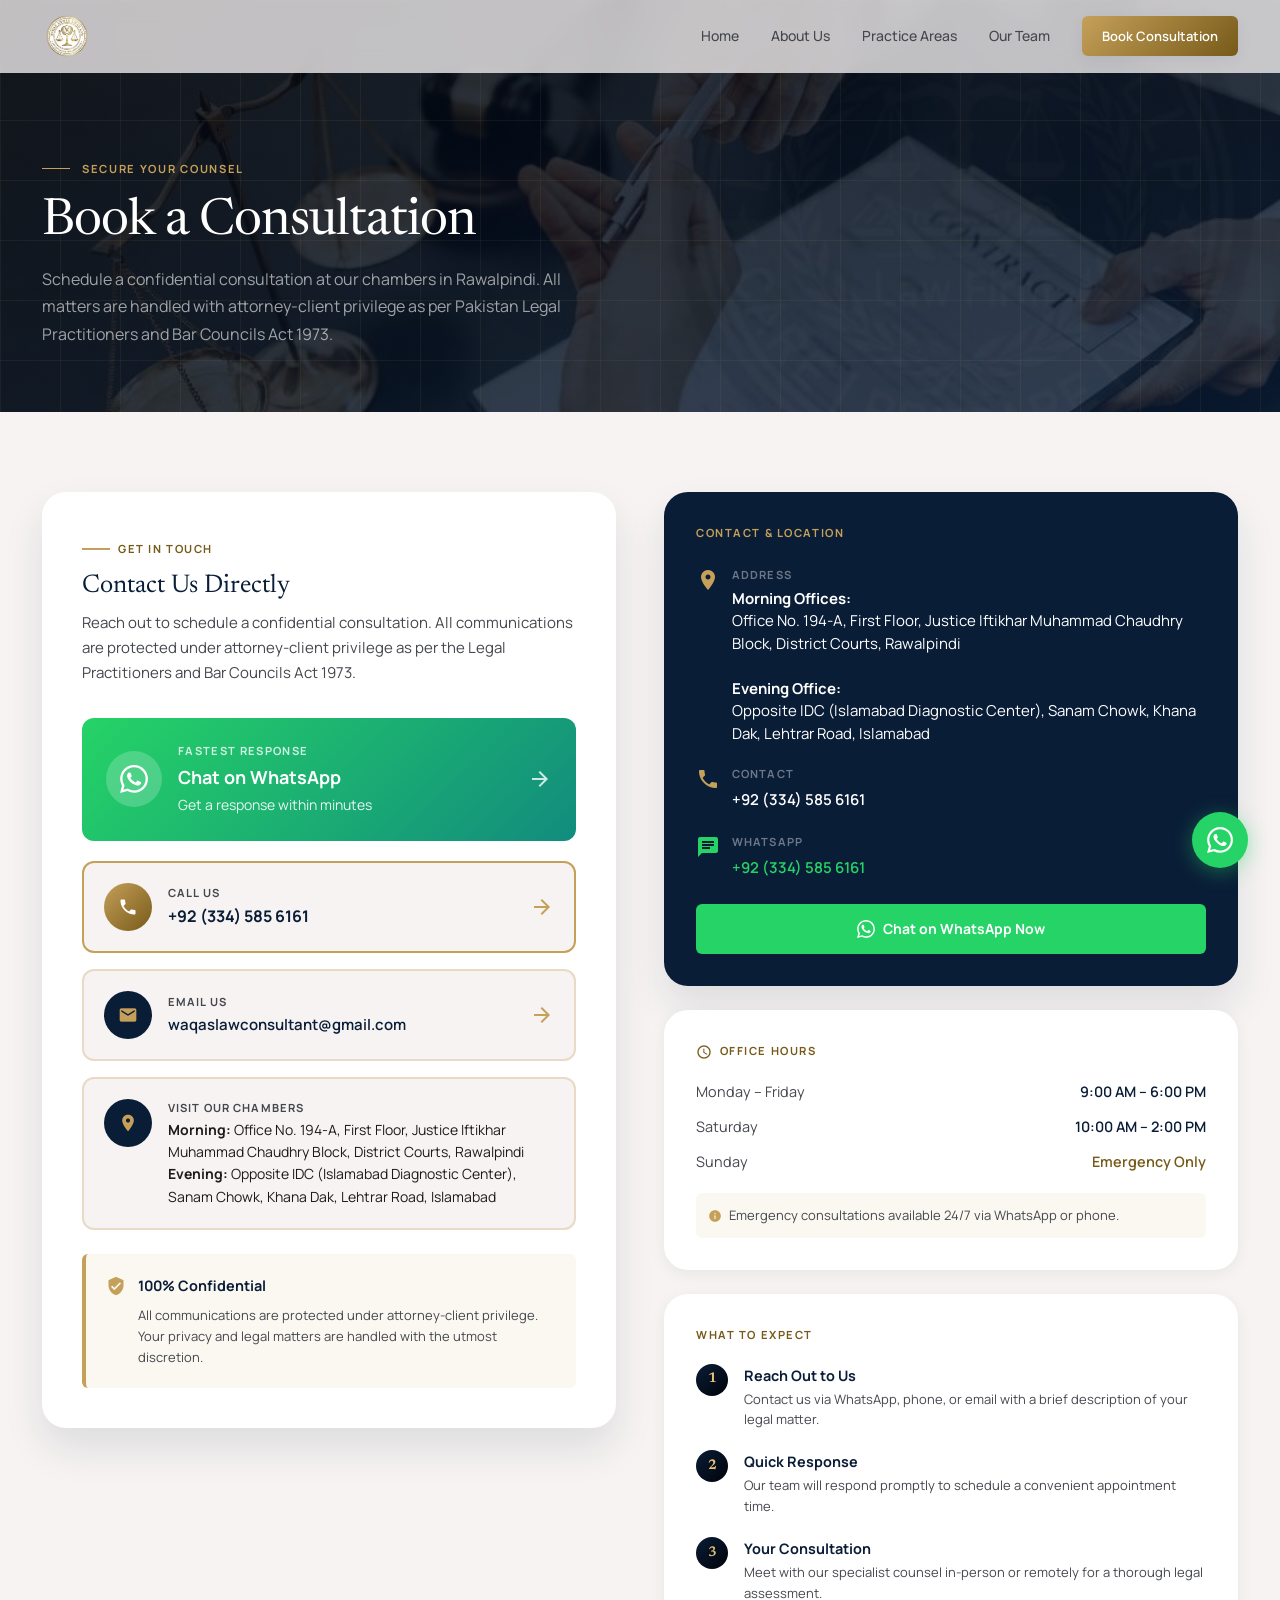
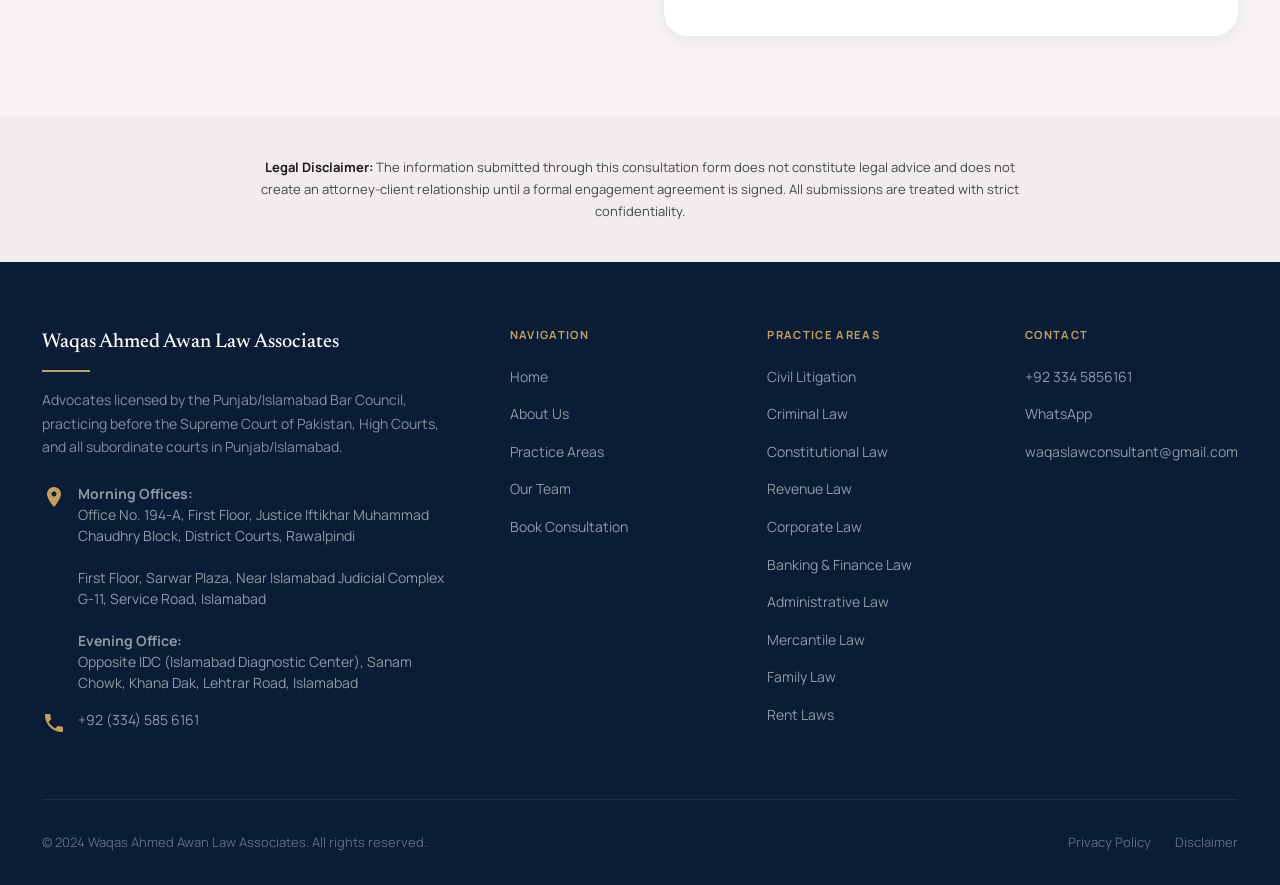
<file: book-consultation.html>
<!DOCTYPE html>
<html lang="en">
<head>
  <meta charset="UTF-8" />
  <meta name="viewport" content="width=device-width, initial-scale=1.0" />
  <title>Book a Consultation | Waqas Ahmed Awan Law Associates</title>
  <meta name="description" content="Book a confidential consultation with advocates at Waqas Ahmed Awan Law Associates, Rawalpindi. All matters handled with attorney-client privilege under Pakistan Legal Practitioners Act." />
  <link rel="stylesheet" href="styles.css" />
  <link rel="stylesheet" href="https://fonts.googleapis.com/icon?family=Material+Icons" />
</head>
<body>

  <!-- NAVIGATION -->
  <nav class="nav" id="main-nav">
    <div class="container nav-inner">
      <a href="index.html" class="nav-logo" aria-label="Waqas Ahmed Awan Law Associates - Home">
        <img src="img/logo.png" alt="Waqas Ahmed Awan Law Associates" class="nav-logo-img" />
      </a>
      <div class="nav-links">
        <a href="index.html"              class="nav-link">Home</a>
        <a href="about.html"             class="nav-link">About Us</a>
        <a href="practice-areas.html"    class="nav-link">Practice Areas</a>
        <a href="our-team.html"          class="nav-link">Our Team</a>
        <a href="book-consultation.html" class="nav-cta" style="background:linear-gradient(135deg,var(--gold),var(--gold-dark)); color:#fff;">Book Consultation</a>
      </div>
      <button class="nav-hamburger" id="hamburger" aria-label="Toggle menu" aria-expanded="false">
        <span></span><span></span><span></span>
      </button>
    </div>
  </nav>
  <div class="mobile-menu" id="mobile-menu">
    <a href="index.html"              class="mobile-menu-link">Home</a>
    <a href="about.html"             class="mobile-menu-link">About Us</a>
    <a href="practice-areas.html"    class="mobile-menu-link">Practice Areas</a>
    <a href="our-team.html"          class="mobile-menu-link">Our Team</a>
    <a href="book-consultation.html" class="mobile-menu-link" style="color:var(--gold-dark);">Book Consultation →</a>
  </div>

  <!-- PAGE HERO -->
  <header class="page-hero" style="background: url('img/book.jpg') center/cover no-repeat; padding-bottom: var(--space-16);">
    <div class="page-hero-overlay"></div>
    <div class="hero-grid-overlay"></div>
    <div class="container page-hero-content">
      <div class="page-hero-tag anim-fade-up">Secure Your Counsel</div>
      <h1 class="page-hero-title anim-fade-up anim-fade-up-delay-1">
        Book a Consultation
      </h1>
      <p class="page-hero-subtitle anim-fade-up anim-fade-up-delay-2">
        Schedule a confidential consultation at our chambers in Rawalpindi. All matters are handled with attorney-client privilege as per Pakistan Legal Practitioners and Bar Councils Act 1973.
      </p>
    </div>
  </header>

  <!-- MAIN CONTENT: FORM + INFO -->
  <main style="background: var(--surface-low); padding: var(--space-20) 0;">
    <div class="container">
      <div class="grid-2" style="gap: var(--space-12); align-items: start;">

        <!-- CONTACT US DIRECTLY -->
        <div>
          <div style="background:var(--surface-lowest); border-radius:var(--radius-xl); padding:var(--space-10); box-shadow:var(--shadow-lg);">

            <div style="margin-bottom:var(--space-8);">
              <div class="section-tag" style="margin-bottom:var(--space-3);">Get in Touch</div>
              <h2 class="headline-md" style="color:var(--primary-container); margin-bottom:var(--space-2);">Contact Us Directly</h2>
              <p class="body-md">Reach out to schedule a confidential consultation. All communications are protected under attorney-client privilege as per the Legal Practitioners and Bar Councils Act 1973.</p>
            </div>

            <!-- WhatsApp - Primary CTA -->
            <a href="https://wa.me/923345856161" target="_blank" style="display:flex; align-items:center; gap:var(--space-4); padding:var(--space-6); background:linear-gradient(135deg, #25D366, #128C7E); border-radius:var(--radius-lg); margin-bottom:var(--space-5); text-decoration:none; transition:var(--transition); transform:scale(1);" onmouseover="this.style.transform='scale(1.02)'" onmouseout="this.style.transform='scale(1)'">
              <div style="width:56px; height:56px; background:rgba(255,255,255,0.2); border-radius:50%; display:flex; align-items:center; justify-content:center; flex-shrink:0;">
                <svg viewBox="0 0 24 24" fill="white" width="28" height="28"><path d="M17.472 14.382c-.297-.149-1.758-.867-2.03-.967-.273-.099-.471-.148-.67.15-.197.297-.767.966-.94 1.164-.173.199-.347.223-.644.075-.297-.15-1.255-.463-2.39-1.475-.883-.788-1.48-1.761-1.653-2.059-.173-.297-.018-.458.13-.606.134-.133.298-.347.446-.52.149-.174.198-.298.298-.497.099-.198.05-.371-.025-.52-.075-.149-.669-1.612-.916-2.207-.242-.579-.487-.5-.669-.51-.173-.008-.371-.01-.57-.01-.198 0-.52.074-.792.372-.272.297-1.04 1.016-1.04 2.479 0 1.462 1.065 2.875 1.213 3.074.149.198 2.096 3.2 5.077 4.487.709.306 1.262.489 1.694.625.712.227 1.36.195 1.871.118.571-.085 1.758-.719 2.006-1.413.248-.694.248-1.289.173-1.413-.074-.124-.272-.198-.57-.347m-5.421 7.403h-.004a9.87 9.87 0 01-5.031-1.378l-.361-.214-3.741.982.998-3.648-.235-.374a9.86 9.86 0 01-1.51-5.26c.001-5.45 4.436-9.884 9.888-9.884 2.64 0 5.122 1.03 6.988 2.898a9.825 9.825 0 012.893 6.994c-.003 5.45-4.437 9.884-9.885 9.884m8.413-18.297A11.815 11.815 0 0012.05 0C5.495 0 .16 5.335.157 11.892c0 2.096.547 4.142 1.588 5.945L.057 24l6.305-1.654a11.882 11.882 0 005.683 1.448h.005c6.554 0 11.89-5.335 11.893-11.893a11.821 11.821 0 00-3.48-8.413z"/></svg>
              </div>
              <div>
                <div style="font-size:0.7rem; font-weight:700; letter-spacing:0.12em; text-transform:uppercase; color:rgba(255,255,255,0.8); margin-bottom:4px;">Fastest Response</div>
                <div style="font-size:1.125rem; font-weight:700; color:#fff;">Chat on WhatsApp</div>
                <div style="font-size:0.875rem; color:rgba(255,255,255,0.9); margin-top:2px;">Get a response within minutes</div>
              </div>
              <span class="material-icons" style="color:rgba(255,255,255,0.8); margin-left:auto; font-size:1.5rem;">arrow_forward</span>
            </a>

            <!-- Phone Call -->
            <a href="tel:+923345856161" style="display:flex; align-items:center; gap:var(--space-4); padding:var(--space-5); background:var(--surface-low); border:2px solid var(--gold); border-radius:var(--radius-lg); margin-bottom:var(--space-4); text-decoration:none; transition:var(--transition);" onmouseover="this.style.background='rgba(197,160,89,0.1)'" onmouseout="this.style.background='var(--surface-low)'">
              <div style="width:48px; height:48px; background:linear-gradient(135deg,var(--gold),var(--gold-dark)); border-radius:50%; display:flex; align-items:center; justify-content:center; flex-shrink:0;">
                <span class="material-icons" style="color:#fff; font-size:1.25rem;">phone</span>
              </div>
              <div>
                <div style="font-size:0.7rem; font-weight:700; letter-spacing:0.1em; text-transform:uppercase; color:var(--on-surface-variant); margin-bottom:2px;">Call Us</div>
                <div style="font-size:1rem; font-weight:700; color:var(--primary-container);">+92 (334) 585 6161</div>
              </div>
              <span class="material-icons" style="color:var(--gold); margin-left:auto;">arrow_forward</span>
            </a>

            <!-- Email -->
            <a href="mailto:waqaslawconsultant@gmail.com" style="display:flex; align-items:center; gap:var(--space-4); padding:var(--space-5); background:var(--surface-low); border:2px solid rgba(197,160,89,0.3); border-radius:var(--radius-lg); margin-bottom:var(--space-4); text-decoration:none; transition:var(--transition);" onmouseover="this.style.borderColor='var(--gold)'" onmouseout="this.style.borderColor='rgba(197,160,89,0.3)'">
              <div style="width:48px; height:48px; background:var(--primary-container); border-radius:50%; display:flex; align-items:center; justify-content:center; flex-shrink:0;">
                <span class="material-icons" style="color:var(--gold); font-size:1.25rem;">email</span>
              </div>
              <div>
                <div style="font-size:0.7rem; font-weight:700; letter-spacing:0.1em; text-transform:uppercase; color:var(--on-surface-variant); margin-bottom:2px;">Email Us</div>
                <div style="font-size:0.9375rem; font-weight:600; color:var(--primary-container);">waqaslawconsultant@gmail.com</div>
              </div>
              <span class="material-icons" style="color:var(--gold); margin-left:auto;">arrow_forward</span>
            </a>

            <!-- Visit In Person -->
            <div style="display:flex; align-items:flex-start; gap:var(--space-4); padding:var(--space-5); background:var(--surface-low); border:2px solid rgba(197,160,89,0.3); border-radius:var(--radius-lg); margin-bottom:var(--space-6);">
              <div style="width:48px; height:48px; background:var(--primary-container); border-radius:50%; display:flex; align-items:center; justify-content:center; flex-shrink:0;">
                <span class="material-icons" style="color:var(--gold); font-size:1.25rem;">location_on</span>
              </div>
              <div>
                <div style="font-size:0.7rem; font-weight:700; letter-spacing:0.1em; text-transform:uppercase; color:var(--on-surface-variant); margin-bottom:2px;">Visit Our Chambers</div>
                <div style="font-size:0.875rem; color:var(--on-surface); line-height:1.6;">
                  <strong>Morning:</strong> Office No. 194-A, First Floor, Justice Iftikhar Muhammad Chaudhry Block, District Courts, Rawalpindi<br>
                  <strong>Evening:</strong> Opposite IDC (Islamabad Diagnostic Center), Sanam Chowk, Khana Dak, Lehtrar Road, Islamabad
                </div>
              </div>
            </div>

            <!-- Confidentiality Notice -->
            <div style="padding:var(--space-5); background:rgba(197,160,89,0.08); border-radius:var(--radius-md); border-left:4px solid var(--gold);">
              <div style="display:flex; align-items:flex-start; gap:var(--space-3);">
                <span class="material-icons" style="font-size:1.25rem; color:var(--gold); flex-shrink:0; margin-top:2px;">verified_user</span>
                <div>
                  <div style="font-weight:700; font-size:0.9rem; color:var(--primary-container); margin-bottom:var(--space-2);">100% Confidential</div>
                  <p style="font-size:0.8125rem; color:var(--on-surface-variant); line-height:1.6; margin:0;">
                    All communications are protected under attorney-client privilege. Your privacy and legal matters are handled with the utmost discretion.
                  </p>
                </div>
              </div>
            </div>

          </div>
        </div>

        <!-- SIDEBAR INFO -->
        <aside>

          <!-- Contact Information -->
          <div style="background:var(--primary-container); border-radius:var(--radius-xl); padding:var(--space-8); margin-bottom:var(--space-6); box-shadow:var(--shadow-lg);">
            <div style="font-size:0.7rem; font-weight:700; letter-spacing:0.14em; text-transform:uppercase; color:var(--gold); margin-bottom:var(--space-6);">Contact &amp; Location</div>

            <div class="footer-contact-item" style="margin-bottom:var(--space-5);">
              <span class="material-icons" style="color:var(--gold); flex-shrink:0; margin-top:2px;">location_on</span>
              <div>
                <div style="font-size:0.7rem; font-weight:700; letter-spacing:0.1em; text-transform:uppercase; color:rgba(255,255,255,0.4); margin-bottom:4px;">Address</div>
                <div style="font-size:0.9375rem; color:var(--on-primary); line-height:1.5;">
                  <strong>Morning Offices:</strong><br>Office No. 194-A, First Floor, Justice Iftikhar Muhammad Chaudhry Block, District Courts, Rawalpindi<br><br><strong>Evening Office:</strong><br>Opposite IDC (Islamabad Diagnostic Center), Sanam Chowk, Khana Dak, Lehtrar Road, Islamabad
                </div>
              </div>
            </div>

            <div class="footer-contact-item" style="margin-bottom:var(--space-5);">
              <span class="material-icons" style="color:var(--gold); flex-shrink:0; margin-top:2px;">phone</span>
              <div>
                <div style="font-size:0.7rem; font-weight:700; letter-spacing:0.1em; text-transform:uppercase; color:rgba(255,255,255,0.4); margin-bottom:4px;">Contact</div>
                <a href="tel:+923345856161" style="font-size:0.9375rem; color:var(--on-primary); font-weight:600;">+92 (334) 585 6161</a>
              </div>
            </div>

            <div class="footer-contact-item" style="margin-bottom:var(--space-6);">
              <span class="material-icons" style="color:#25D366; flex-shrink:0; margin-top:2px;">chat</span>
              <div>
                <div style="font-size:0.7rem; font-weight:700; letter-spacing:0.1em; text-transform:uppercase; color:rgba(255,255,255,0.4); margin-bottom:4px;">WhatsApp</div>
                <a href="https://wa.me/923345856161" target="_blank" style="font-size:0.9375rem; color:#25D366; font-weight:600;">+92 (334) 585 6161</a>
              </div>
            </div>

            <a href="https://wa.me/923345856161" target="_blank" id="sidebar-whatsapp" style="display:flex; align-items:center; justify-content:center; gap:var(--space-2); width:100%; padding:0.85rem; background:#25D366; color:#fff; border-radius:var(--radius-md); font-weight:700; font-size:0.875rem; transition:var(--transition);" onmouseover="this.style.background='#1ea952'" onmouseout="this.style.background='#25D366'">
              <svg viewBox="0 0 24 24" fill="currentColor" width="18" height="18"><path d="M17.472 14.382c-.297-.149-1.758-.867-2.03-.967-.273-.099-.471-.148-.67.15-.197.297-.767.966-.94 1.164-.173.199-.347.223-.644.075-.297-.15-1.255-.463-2.39-1.475-.883-.788-1.48-1.761-1.653-2.059-.173-.297-.018-.458.13-.606.134-.133.298-.347.446-.52.149-.174.198-.298.298-.497.099-.198.05-.371-.025-.52-.075-.149-.669-1.612-.916-2.207-.242-.579-.487-.5-.669-.51-.173-.008-.371-.01-.57-.01-.198 0-.52.074-.792.372-.272.297-1.04 1.016-1.04 2.479 0 1.462 1.065 2.875 1.213 3.074.149.198 2.096 3.2 5.077 4.487.709.306 1.262.489 1.694.625.712.227 1.36.195 1.871.118.571-.085 1.758-.719 2.006-1.413.248-.694.248-1.289.173-1.413-.074-.124-.272-.198-.57-.347m-5.421 7.403h-.004a9.87 9.87 0 01-5.031-1.378l-.361-.214-3.741.982.998-3.648-.235-.374a9.86 9.86 0 01-1.51-5.26c.001-5.45 4.436-9.884 9.888-9.884 2.64 0 5.122 1.03 6.988 2.898a9.825 9.825 0 012.893 6.994c-.003 5.45-4.437 9.884-9.885 9.884m8.413-18.297A11.815 11.815 0 0012.05 0C5.495 0 .16 5.335.157 11.892c0 2.096.547 4.142 1.588 5.945L.057 24l6.305-1.654a11.882 11.882 0 005.683 1.448h.005c6.554 0 11.89-5.335 11.893-11.893a11.821 11.821 0 00-3.48-8.413z"/></svg>
              Chat on WhatsApp Now
            </a>
          </div>

          <!-- Office Hours -->
          <div style="background:var(--surface-lowest); border-radius:var(--radius-xl); padding:var(--space-8); margin-bottom:var(--space-6); box-shadow:var(--shadow-sm);">
            <div style="font-size:0.7rem; font-weight:700; letter-spacing:0.14em; text-transform:uppercase; color:var(--gold-dark); margin-bottom:var(--space-5);">
              <span class="material-icons" style="font-size:1rem; vertical-align:middle; margin-right:4px;">schedule</span>
              Office Hours
            </div>
            <div style="display:flex; flex-direction:column; gap:var(--space-3);">
              <div style="display:flex; justify-content:space-between; align-items:center;">
                <span style="font-size:0.9rem; color:var(--on-surface-variant);">Monday – Friday</span>
                <span style="font-size:0.9rem; font-weight:600; color:var(--primary-container);">9:00 AM – 6:00 PM</span>
              </div>
              <div style="display:flex; justify-content:space-between; align-items:center;">
                <span style="font-size:0.9rem; color:var(--on-surface-variant);">Saturday</span>
                <span style="font-size:0.9rem; font-weight:600; color:var(--primary-container);">10:00 AM – 2:00 PM</span>
              </div>
              <div style="display:flex; justify-content:space-between; align-items:center;">
                <span style="font-size:0.9rem; color:var(--on-surface-variant);">Sunday</span>
                <span style="font-size:0.9rem; font-weight:600; color:var(--gold-dark);">Emergency Only</span>
              </div>
            </div>
            <div style="margin-top:var(--space-5); padding:var(--space-3); background:rgba(197,160,89,0.08); border-radius:var(--radius-md); font-size:0.8125rem; color:var(--on-surface-variant);">
              <span class="material-icons" style="font-size:0.9rem; color:var(--gold); vertical-align:middle; margin-right:4px;">info</span>
              Emergency consultations available 24/7 via WhatsApp or phone.
            </div>
          </div>

          <!-- What to Expect -->
          <div style="background:var(--surface-lowest); border-radius:var(--radius-xl); padding:var(--space-8); box-shadow:var(--shadow-sm);">
            <div style="font-size:0.7rem; font-weight:700; letter-spacing:0.14em; text-transform:uppercase; color:var(--gold-dark); margin-bottom:var(--space-5);">What to Expect</div>
            <div style="display:flex; flex-direction:column; gap:var(--space-5);">
              <div style="display:flex; gap:var(--space-4); align-items:flex-start;">
                <div style="width:32px; height:32px; background:linear-gradient(135deg,var(--primary-container),var(--primary)); border-radius:50%; display:flex; align-items:center; justify-content:center; flex-shrink:0;">
                  <span style="font-family:var(--font-serif); font-size:0.875rem; color:var(--gold-light); font-weight:600;">1</span>
                </div>
                <div>
                  <div style="font-weight:700; font-size:0.9rem; color:var(--primary-container); margin-bottom:2px;">Reach Out to Us</div>
                  <div style="font-size:0.8125rem; color:var(--on-surface-variant);">Contact us via WhatsApp, phone, or email with a brief description of your legal matter.</div>
                </div>
              </div>
              <div style="display:flex; gap:var(--space-4); align-items:flex-start;">
                <div style="width:32px; height:32px; background:linear-gradient(135deg,var(--primary-container),var(--primary)); border-radius:50%; display:flex; align-items:center; justify-content:center; flex-shrink:0;">
                  <span style="font-family:var(--font-serif); font-size:0.875rem; color:var(--gold-light); font-weight:600;">2</span>
                </div>
                <div>
                  <div style="font-weight:700; font-size:0.9rem; color:var(--primary-container); margin-bottom:2px;">Quick Response</div>
                  <div style="font-size:0.8125rem; color:var(--on-surface-variant);">Our team will respond promptly to schedule a convenient appointment time.</div>
                </div>
              </div>
              <div style="display:flex; gap:var(--space-4); align-items:flex-start;">
                <div style="width:32px; height:32px; background:linear-gradient(135deg,var(--primary-container),var(--primary)); border-radius:50%; display:flex; align-items:center; justify-content:center; flex-shrink:0;">
                  <span style="font-family:var(--font-serif); font-size:0.875rem; color:var(--gold-light); font-weight:600;">3</span>
                </div>
                <div>
                  <div style="font-weight:700; font-size:0.9rem; color:var(--primary-container); margin-bottom:2px;">Your Consultation</div>
                  <div style="font-size:0.8125rem; color:var(--on-surface-variant);">Meet with our specialist counsel in-person or remotely for a thorough legal assessment.</div>
                </div>
              </div>
            </div>
          </div>

        </aside>
      </div>
    </div>
  </main>

  <!-- LEGAL NOTICE STRIP -->
  <section style="padding: var(--space-10) 0; background: var(--surface-container);">
    <div class="container">
      <p style="font-size:0.8125rem; color:var(--on-surface-variant); text-align:center; line-height:1.7; max-width:760px; margin:0 auto;">
        <strong style="color:var(--on-surface);">Legal Disclaimer:</strong> The information submitted through this consultation form does not constitute legal advice and does not create an attorney-client relationship until a formal engagement agreement is signed. All submissions are treated with strict confidentiality.
      </p>
    </div>
  </section>

  <!-- FOOTER -->
  <footer class="footer">
    <div class="container">
      <div class="footer-grid">
        <div>
          <div class="footer-brand-name">Waqas Ahmed Awan Law Associates</div>
          <div class="divider-gold"></div>
          <p class="footer-brand-desc">Advocates licensed by the Punjab/Islamabad Bar Council, practicing before the Supreme Court of Pakistan, High Courts, and all subordinate courts in Punjab/Islamabad.</p>
          <div class="footer-contact-item">
            <span class="material-icons footer-contact-icon">location_on</span>
            <span class="footer-contact-text"><strong>Morning Offices:</strong><br>Office No. 194-A, First Floor, Justice Iftikhar Muhammad Chaudhry Block, District Courts, Rawalpindi<br><br>First Floor, Sarwar Plaza, Near Islamabad Judicial Complex G-11, Service Road, Islamabad<br><br><strong>Evening Office:</strong><br>Opposite IDC (Islamabad Diagnostic Center), Sanam Chowk, Khana Dak, Lehtrar Road, Islamabad</span>
          </div>
          <div class="footer-contact-item">
            <span class="material-icons footer-contact-icon">phone</span>
            <span class="footer-contact-text">+92 (334) 585 6161</span>
          </div>
        </div>
        <div>
          <div class="footer-col-title">Navigation</div>
          <ul class="footer-links">
            <li><a href="index.html"            class="footer-link">Home</a></li>
            <li><a href="about.html"            class="footer-link">About Us</a></li>
            <li><a href="practice-areas.html"   class="footer-link">Practice Areas</a></li>
            <li><a href="our-team.html"         class="footer-link">Our Team</a></li>
            <li><a href="book-consultation.html" class="footer-link">Book Consultation</a></li>
          </ul>
        </div>
        <div>
          <div class="footer-col-title">Practice Areas</div>
          <ul class="footer-links">
            <li><a href="practice-areas.html#civil"           class="footer-link">Civil Litigation</a></li>
            <li><a href="practice-areas.html#criminal"        class="footer-link">Criminal Law</a></li>
            <li><a href="practice-areas.html#constitutional"  class="footer-link">Constitutional Law</a></li>
            <li><a href="practice-areas.html#revenue"         class="footer-link">Revenue Law</a></li>
            <li><a href="practice-areas.html#corporate"       class="footer-link">Corporate Law</a></li>
            <li><a href="practice-areas.html#banking"         class="footer-link">Banking &amp; Finance Law</a></li>
            <li><a href="practice-areas.html#administrative"  class="footer-link">Administrative Law</a></li>
            <li><a href="practice-areas.html#mercantile"      class="footer-link">Mercantile Law</a></li>
            <li><a href="practice-areas.html#family"          class="footer-link">Family Law</a></li>
            <li><a href="practice-areas.html#rent"            class="footer-link">Rent Laws</a></li>
          </ul>
        </div>
        <div>
          <div class="footer-col-title">Contact</div>
          <ul class="footer-links">
            <li><a href="tel:+923345856161"         class="footer-link">+92 334 5856161</a></li>
            <li><a href="https://wa.me/+923345856161" class="footer-link">WhatsApp</a></li>
            <li><a href="mailto:waqaslawconsultant@gmail.com" class="footer-link">waqaslawconsultant@gmail.com</a></li>
          </ul>
        </div>
      </div>
      <div class="footer-bottom">
        <p class="footer-copyright">© 2024 Waqas Ahmed Awan Law Associates. All rights reserved.</p>
        <div class="footer-bottom-links">
          <a href="#" class="footer-bottom-link">Privacy Policy</a>
          <a href="#" class="footer-bottom-link">Disclaimer</a>
        </div>
      </div>
    </div>
  </footer>

  <a href="https://wa.me/+923345856161" target="_blank" class="whatsapp-fab" aria-label="WhatsApp">
    <svg viewBox="0 0 24 24" fill="currentColor" width="26" height="26"><path d="M17.472 14.382c-.297-.149-1.758-.867-2.03-.967-.273-.099-.471-.148-.67.15-.197.297-.767.966-.94 1.164-.173.199-.347.223-.644.075-.297-.15-1.255-.463-2.39-1.475-.883-.788-1.48-1.761-1.653-2.059-.173-.297-.018-.458.13-.606.134-.133.298-.347.446-.52.149-.174.198-.298.298-.497.099-.198.05-.371-.025-.52-.075-.149-.669-1.612-.916-2.207-.242-.579-.487-.5-.669-.51-.173-.008-.371-.01-.57-.01-.198 0-.52.074-.792.372-.272.297-1.04 1.016-1.04 2.479 0 1.462 1.065 2.875 1.213 3.074.149.198 2.096 3.2 5.077 4.487.709.306 1.262.489 1.694.625.712.227 1.36.195 1.871.118.571-.085 1.758-.719 2.006-1.413.248-.694.248-1.289.173-1.413-.074-.124-.272-.198-.57-.347m-5.421 7.403h-.004a9.87 9.87 0 01-5.031-1.378l-.361-.214-3.741.982.998-3.648-.235-.374a9.86 9.86 0 01-1.51-5.26c.001-5.45 4.436-9.884 9.888-9.884 2.64 0 5.122 1.03 6.988 2.898a9.825 9.825 0 012.893 6.994c-.003 5.45-4.437 9.884-9.885 9.884m8.413-18.297A11.815 11.815 0 0012.05 0C5.495 0 .16 5.335.157 11.892c0 2.096.547 4.142 1.588 5.945L.057 24l6.305-1.654a11.882 11.882 0 005.683 1.448h.005c6.554 0 11.89-5.335 11.893-11.893a11.821 11.821 0 00-3.48-8.413z"/></svg>
  </a>

  <script src="script.js"></script>
</body>
</html>
</file>
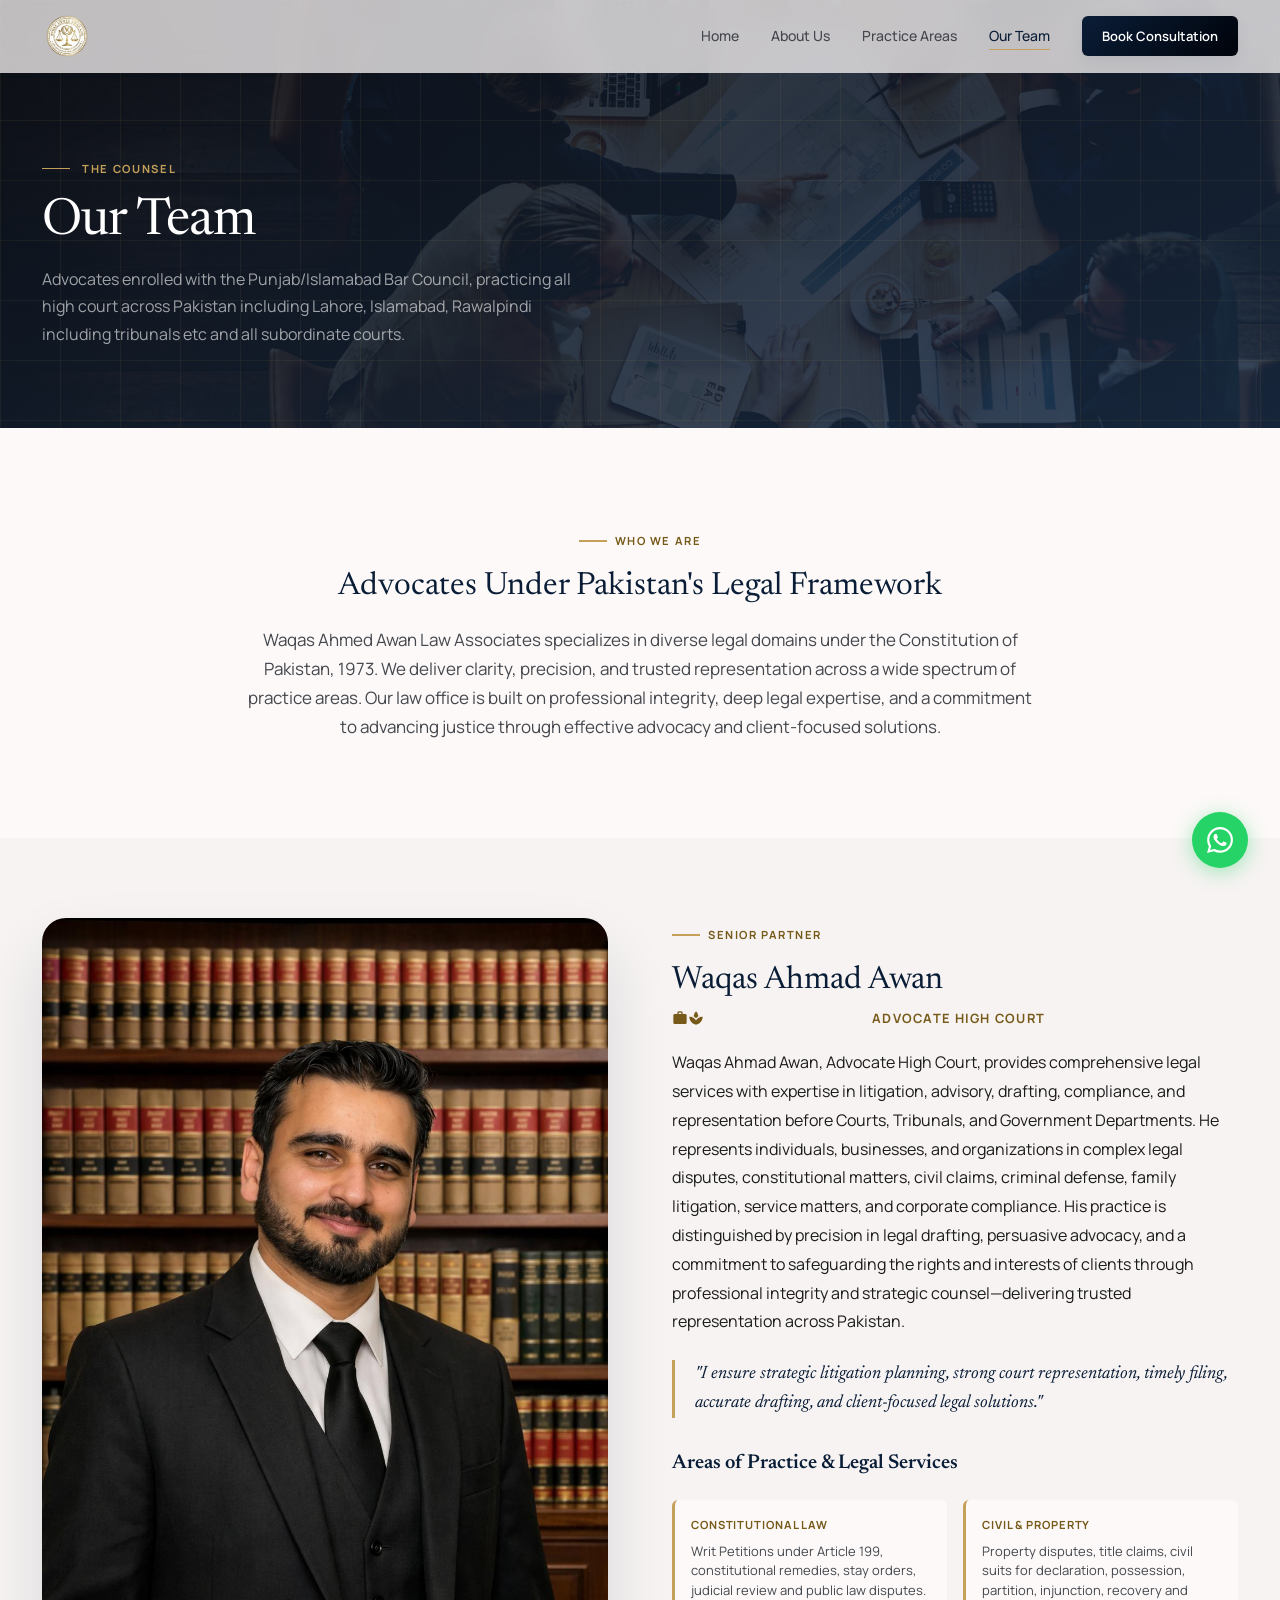
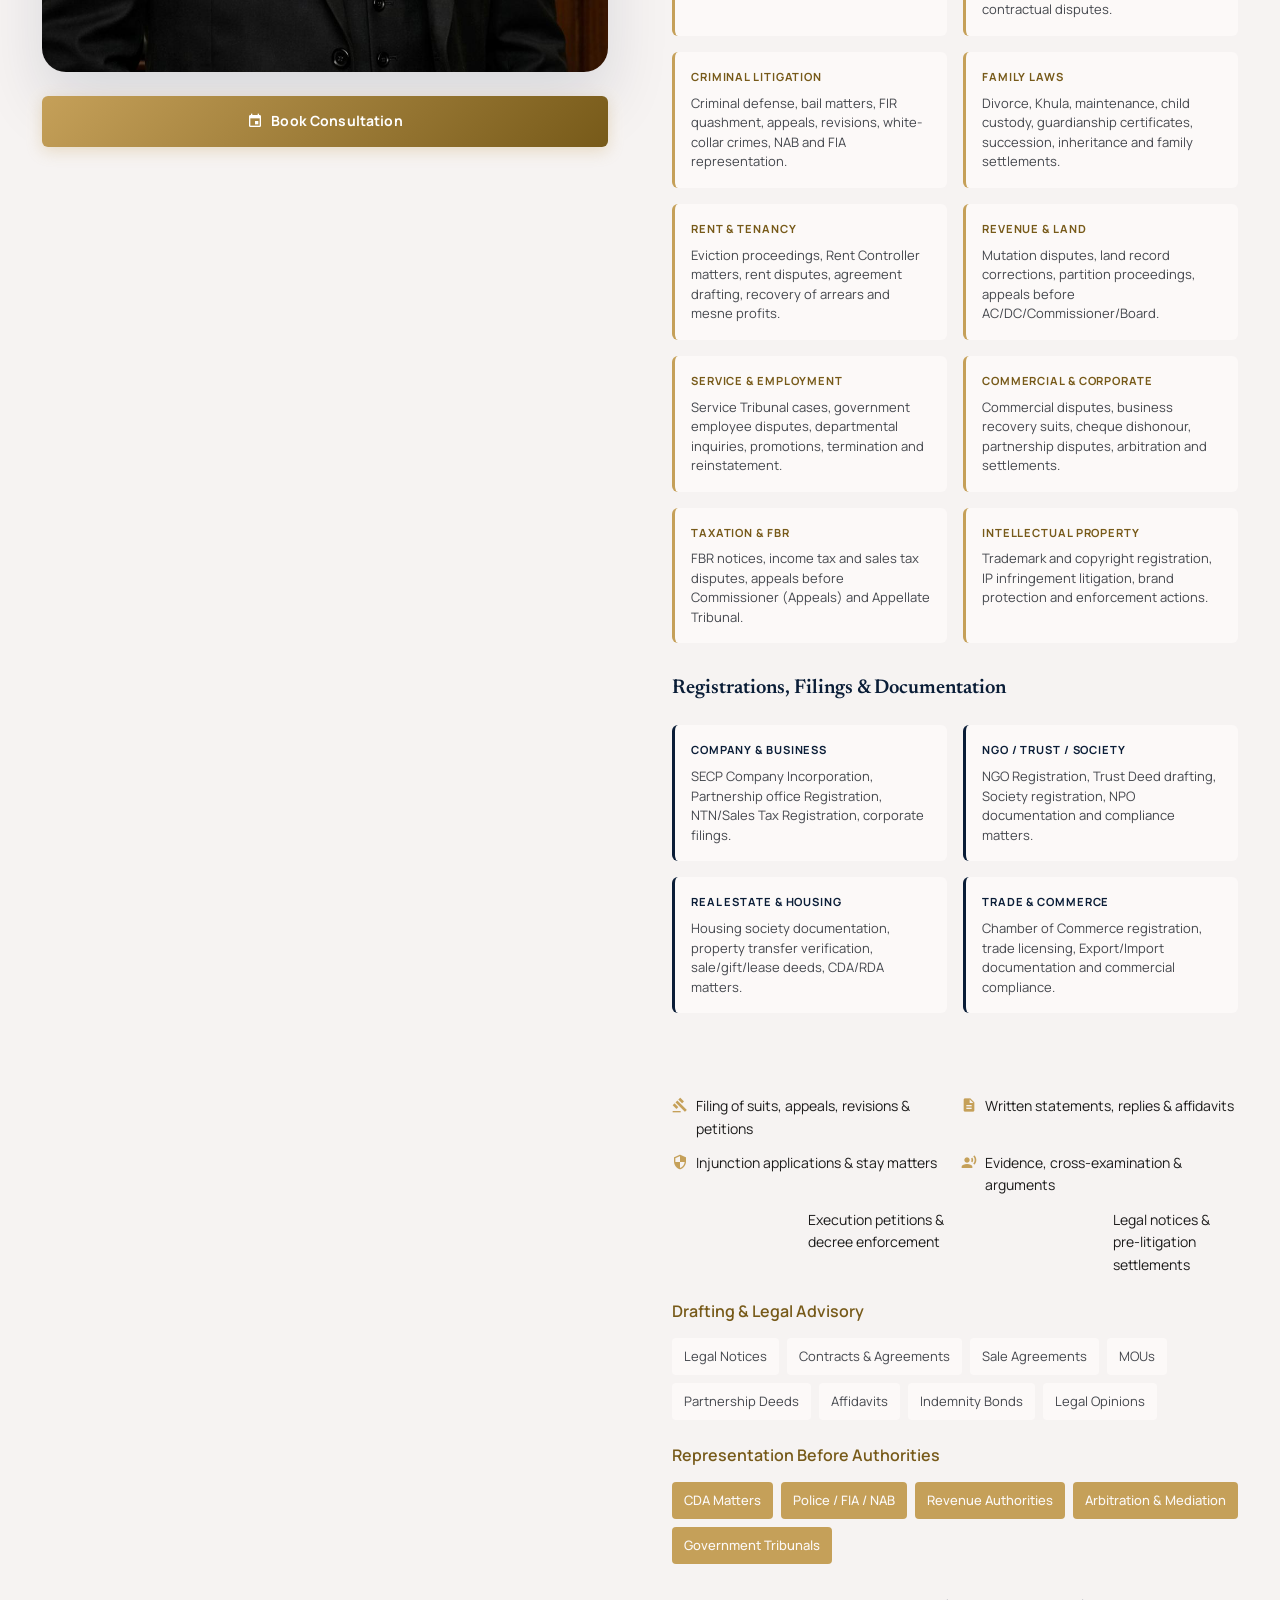
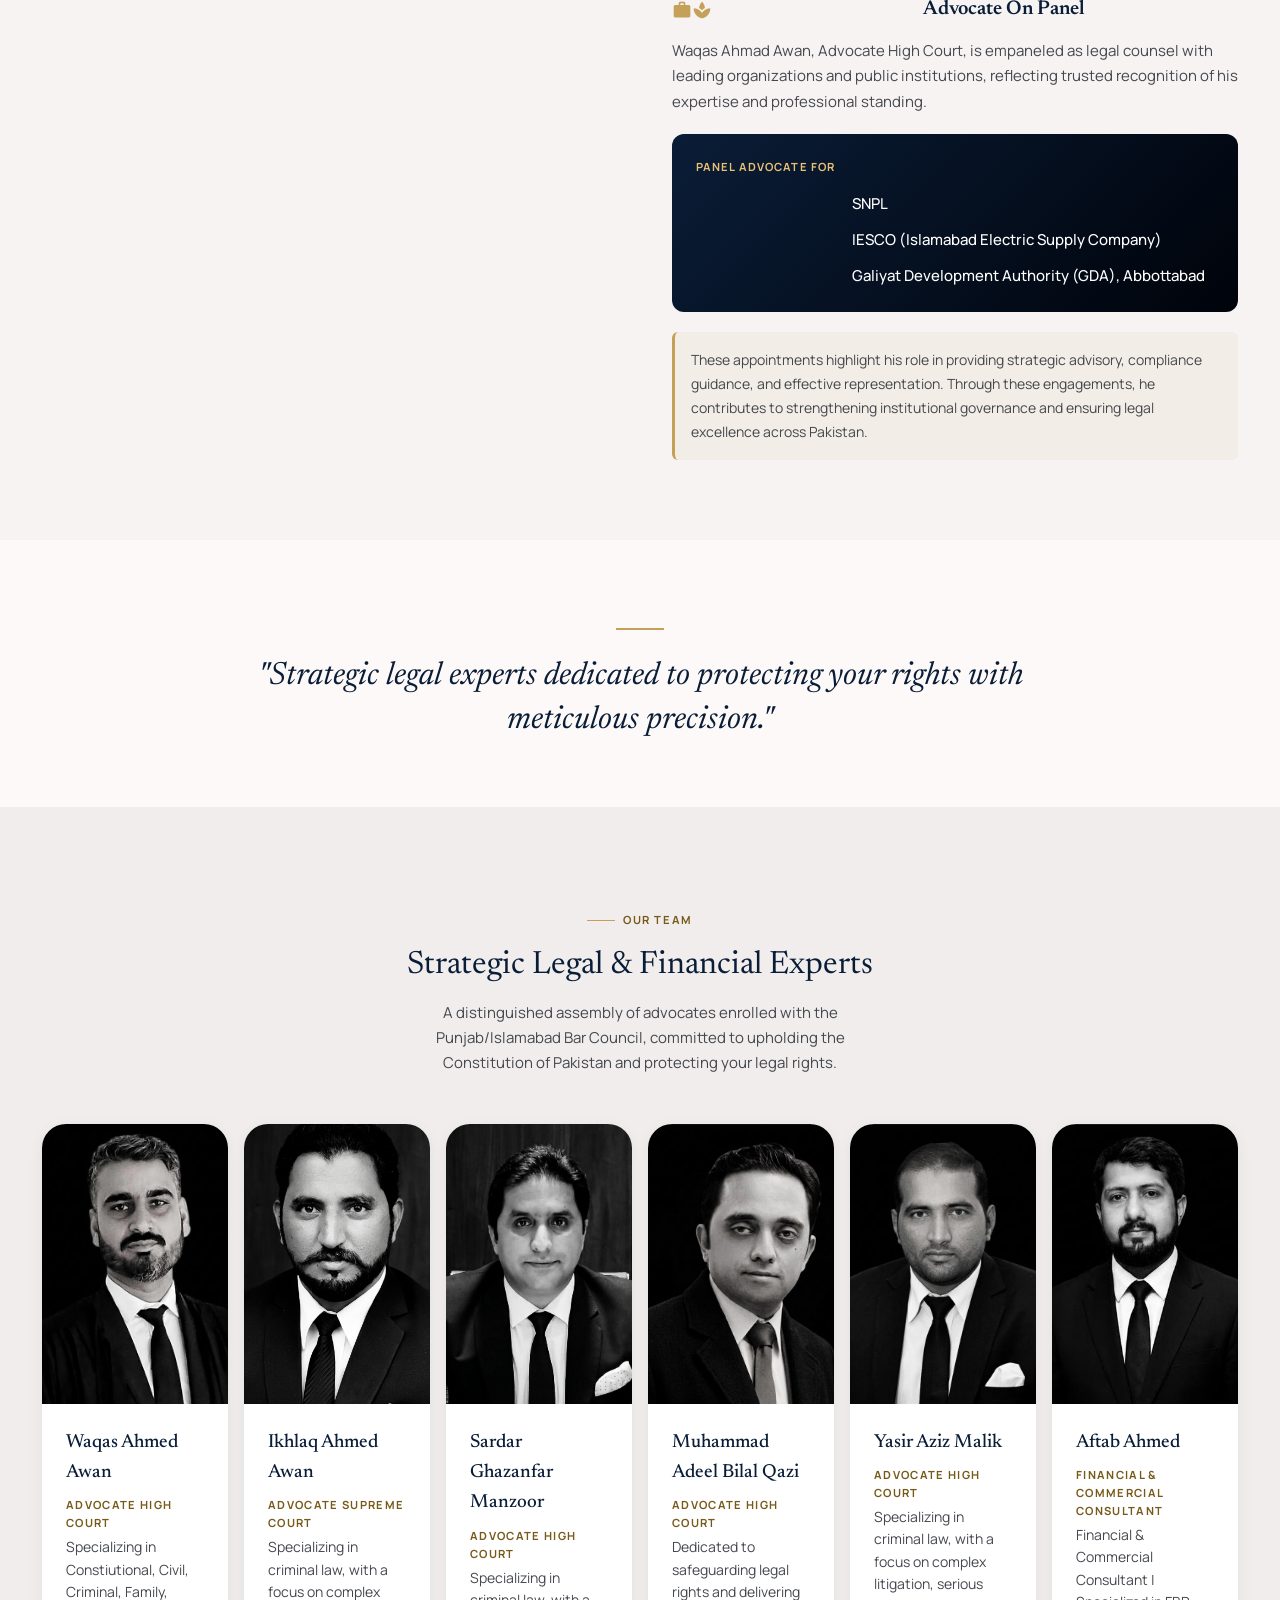
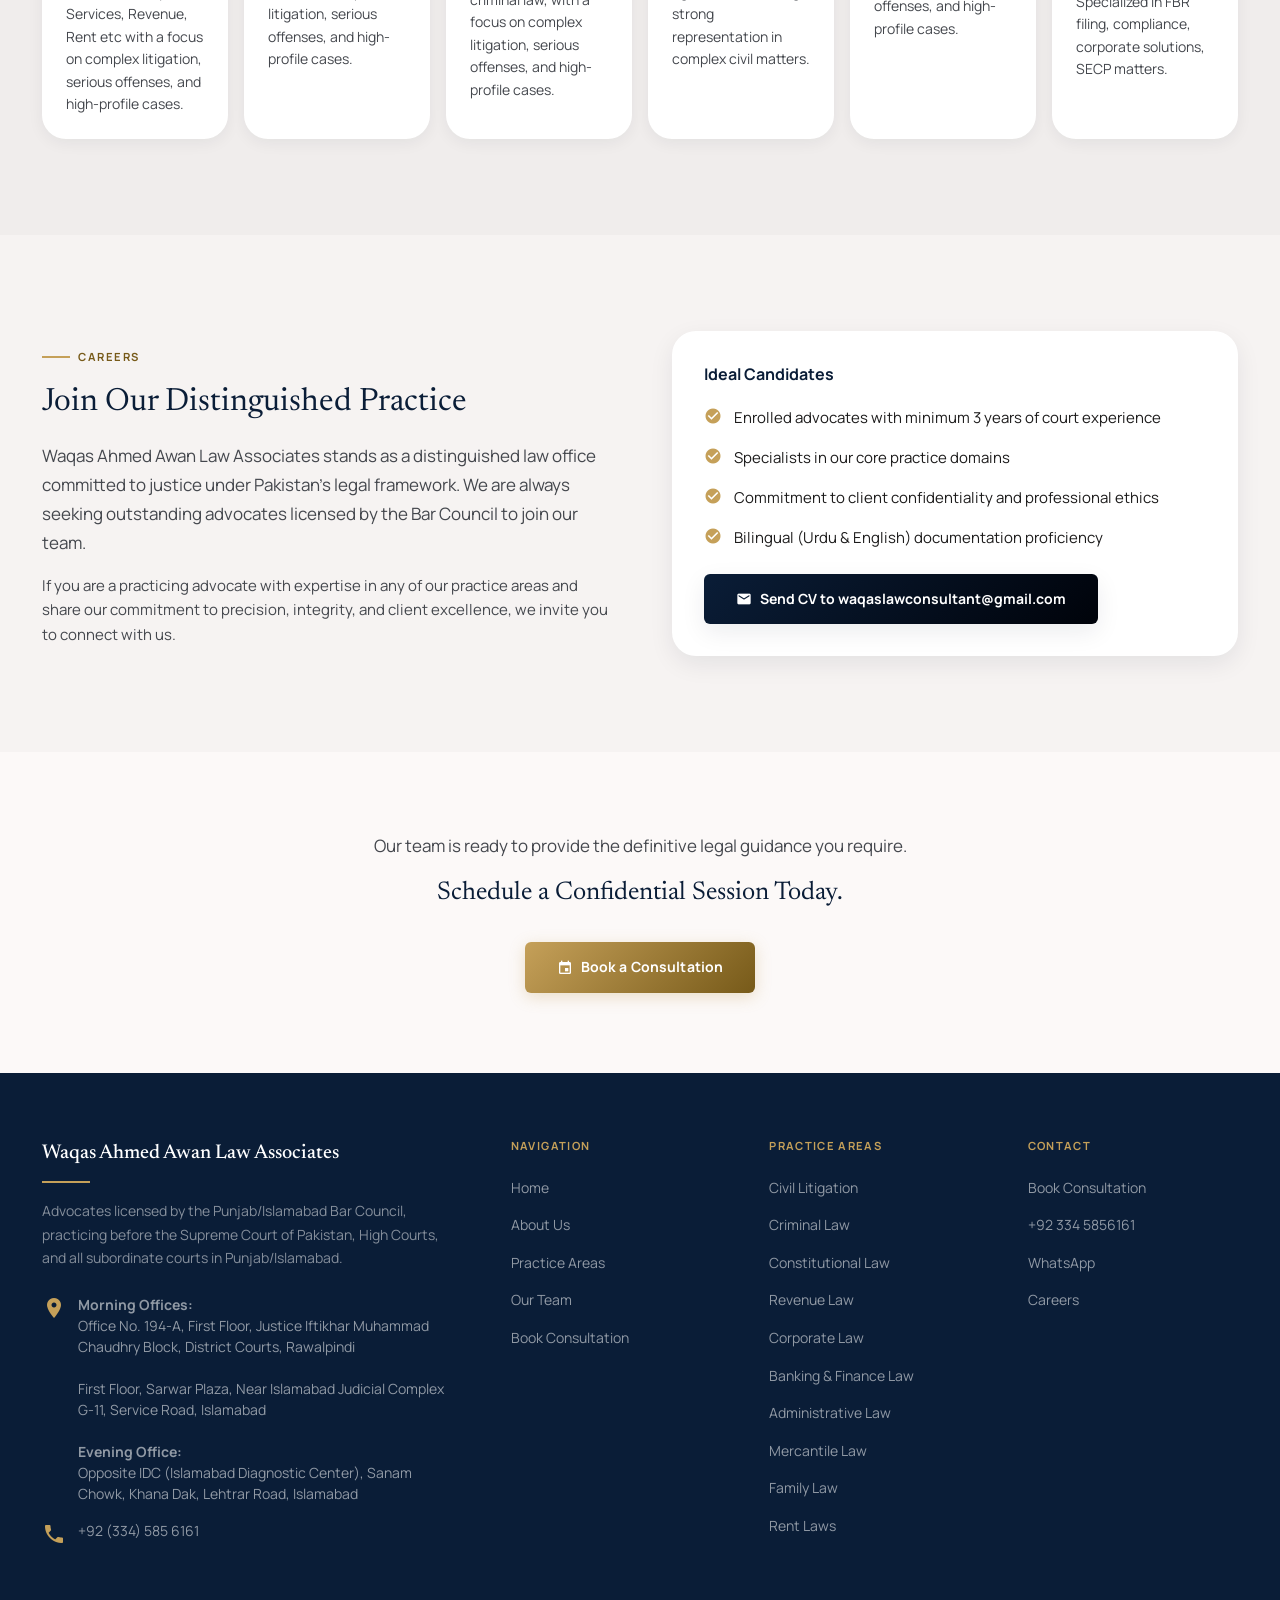
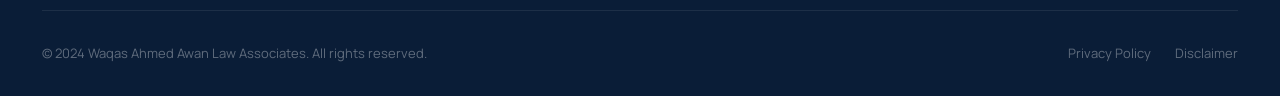
<file: our-team.html>
<!DOCTYPE html>
<html lang="en">
<head>
  <meta charset="UTF-8" />
  <meta name="viewport" content="width=device-width, initial-scale=1.0" />
  <title>Our Team | Waqas Ahmed Awan Law Associates</title>
  <meta name="description" content="Meet the advocates at Waqas Ahmed Awan Law Associates — licensed by Punjab/Islamabad Bar Council, practicing before High Courts and Supreme Court of Pakistan with specialization in diverse legal domains." />
  <link rel="stylesheet" href="styles.css" />
  <link rel="stylesheet" href="https://fonts.googleapis.com/icon?family=Material+Icons" />
</head>
<body>

  <!-- NAVIGATION -->
  <nav class="nav" id="main-nav">
    <div class="container nav-inner">
      <a href="index.html" class="nav-logo" aria-label="Waqas Ahmed Awan Law Associates - Home">
        <img src="img/logo.png" alt="Waqas Ahmed Awan Law Associates" class="nav-logo-img" />
      </a>
      <div class="nav-links">
        <a href="index.html"              class="nav-link">Home</a>
        <a href="about.html"             class="nav-link">About Us</a>
        <a href="practice-areas.html"    class="nav-link">Practice Areas</a>
        <a href="our-team.html"          class="nav-link active">Our Team</a>
        <a href="book-consultation.html" class="nav-cta">Book Consultation</a>
      </div>
      <button class="nav-hamburger" id="hamburger" aria-label="Toggle menu" aria-expanded="false">
        <span></span><span></span><span></span>
      </button>
    </div>
  </nav>
  <div class="mobile-menu" id="mobile-menu">
    <a href="index.html"              class="mobile-menu-link">Home</a>
    <a href="about.html"             class="mobile-menu-link">About Us</a>
    <a href="practice-areas.html"    class="mobile-menu-link">Practice Areas</a>
    <a href="our-team.html"          class="mobile-menu-link">Our Team</a>
    <a href="book-consultation.html" class="mobile-menu-link" style="color:var(--gold-dark);">Book Consultation →</a>
  </div>

  <!-- PAGE HERO -->
  <header class="page-hero" style="background: url('img/team.jpg') center/cover no-repeat;">
    <div class="page-hero-overlay"></div>
    <div class="hero-grid-overlay"></div>
    <div class="container page-hero-content">
      <div class="page-hero-tag anim-fade-up">The Counsel</div>
      <h1 class="page-hero-title anim-fade-up anim-fade-up-delay-1">Our Team</h1>
      <p class="page-hero-subtitle anim-fade-up anim-fade-up-delay-2">
        Advocates enrolled with the Punjab/Islamabad Bar Council, practicing all high court across Pakistan including Lahore, Islamabad, Rawalpindi including tribunals etc and all subordinate courts.
      </p>
    </div>
  </header>

  <!-- TEAM INTRO -->
  <section class="section">
    <div class="container-narrow text-center">
      <div class="section-tag reveal" style="justify-content:center;">Who We Are</div>
      <h2 class="headline-lg reveal reveal-delay-1" style="color:var(--primary-container); margin-bottom:var(--space-5);">
        Advocates Under Pakistan's Legal Framework
      </h2>
      <p class="body-lg reveal reveal-delay-2">
        Waqas Ahmed Awan Law Associates specializes in diverse legal domains under the Constitution of Pakistan, 1973. We deliver clarity, precision, and trusted representation across a wide spectrum of practice areas. Our law office is built on professional integrity, deep legal expertise, and a commitment to advancing justice through effective advocacy and client‑focused solutions.
      </p>
    </div>
  </section>

  <!-- SENIOR PARTNER FEATURE -->
  <section style="background:var(--surface-low); padding:var(--space-20) 0;">
    <div class="container">
      <div class="grid-2" style="gap:var(--space-16); align-items:start;">
        <div class="reveal" style="position:sticky; top:var(--space-8);">
          <div style="
            width:100%;
            aspect-ratio:3/4;
            border-radius:var(--radius-xl);
            overflow:hidden;
            box-shadow: var(--shadow-xl);
          ">
            <img src="img/waqas1.jpeg" alt="Waqas Ahmad Awan" style="width:100%; height:100%; object-fit:cover;" />
          </div>
          <a href="book-consultation.html" class="btn-primary reveal reveal-delay-3" id="team-senior-book" style="width:100%; margin-top:var(--space-6); justify-content:center;">
            <span class="material-icons" style="font-size:1rem;">event</span>
            Book Consultation
          </a>
        </div>
        <div>
          <div class="section-tag reveal">Senior Partner</div>
          <h2 class="headline-lg reveal reveal-delay-1" style="color:var(--primary-container); margin-bottom:var(--space-2);">
            Waqas Ahmad Awan
          </h2>
          <div class="reveal reveal-delay-1" style="font-size:0.8rem; font-weight:700; letter-spacing:0.1em; text-transform:uppercase; color:var(--gold-dark); margin-bottom:var(--space-5); display:flex; align-items:center; gap:var(--space-2);">
            <span class="material-icons" style="font-size:1rem;">workspace_premium</span>
            Advocate High Court
          </div>
          
          <!-- Introduction -->
          <p class="reveal reveal-delay-2" style="font-size:1rem; line-height:1.8; color:var(--on-surface); margin-bottom:var(--space-6);">
           Waqas Ahmad Awan, Advocate High Court, provides comprehensive legal services with expertise in litigation, advisory, drafting, compliance, and representation before Courts, Tribunals, and Government Departments.  

He represents individuals, businesses, and organizations in complex legal disputes, constitutional matters, civil claims, criminal defense, family litigation, service matters, and corporate compliance. His practice is distinguished by precision in legal drafting, persuasive advocacy, and a commitment to safeguarding the rights and interests of clients through professional integrity and strategic counsel—delivering trusted representation across Pakistan.
          </p>
          
          <blockquote class="reveal reveal-delay-2" style="border-left:3px solid var(--gold); padding-left:var(--space-5); margin-bottom:var(--space-8);">
            <p style="font-family:var(--font-serif); font-size:1.125rem; font-style:italic; color:var(--primary-container); line-height:1.6;">
              "I ensure strategic litigation planning, strong court representation, timely filing, accurate drafting, and client-focused legal solutions."
            </p>
          </blockquote>

          <!-- Areas of Practice -->
          <h3 class="reveal" style="font-size:1.25rem; color:var(--primary-container); margin-bottom:var(--space-6); font-weight:600;">Areas of Practice &amp; Legal Services</h3>
          
          <div style="display:grid; grid-template-columns:1fr 1fr; gap:var(--space-4); margin-bottom:var(--space-8);">
            
            <div class="reveal" style="background:var(--surface); padding:var(--space-4); border-radius:var(--radius-md); border-left:3px solid var(--gold);">
              <div style="font-size:0.7rem; font-weight:700; letter-spacing:0.08em; text-transform:uppercase; color:var(--gold-dark); margin-bottom:var(--space-2);">Constitutional Law</div>
              <p style="font-size:0.8125rem; color:var(--on-surface-variant); line-height:1.5;">Writ Petitions under Article 199, constitutional remedies, stay orders, judicial review and public law disputes.</p>
            </div>
            
            <div class="reveal reveal-delay-1" style="background:var(--surface); padding:var(--space-4); border-radius:var(--radius-md); border-left:3px solid var(--gold);">
              <div style="font-size:0.7rem; font-weight:700; letter-spacing:0.08em; text-transform:uppercase; color:var(--gold-dark); margin-bottom:var(--space-2);">Civil &amp; Property</div>
              <p style="font-size:0.8125rem; color:var(--on-surface-variant); line-height:1.5;">Property disputes, title claims, civil suits for declaration, possession, partition, injunction, recovery and contractual disputes.</p>
            </div>
            
            <div class="reveal reveal-delay-1" style="background:var(--surface); padding:var(--space-4); border-radius:var(--radius-md); border-left:3px solid var(--gold);">
              <div style="font-size:0.7rem; font-weight:700; letter-spacing:0.08em; text-transform:uppercase; color:var(--gold-dark); margin-bottom:var(--space-2);">Criminal Litigation</div>
              <p style="font-size:0.8125rem; color:var(--on-surface-variant); line-height:1.5;">Criminal defense, bail matters, FIR quashment, appeals, revisions, white-collar crimes, NAB and FIA representation.</p>
            </div>
            
            <div class="reveal reveal-delay-2" style="background:var(--surface); padding:var(--space-4); border-radius:var(--radius-md); border-left:3px solid var(--gold);">
              <div style="font-size:0.7rem; font-weight:700; letter-spacing:0.08em; text-transform:uppercase; color:var(--gold-dark); margin-bottom:var(--space-2);">Family Laws</div>
              <p style="font-size:0.8125rem; color:var(--on-surface-variant); line-height:1.5;">Divorce, Khula, maintenance, child custody, guardianship certificates, succession, inheritance and family settlements.</p>
            </div>
            
            <div class="reveal reveal-delay-2" style="background:var(--surface); padding:var(--space-4); border-radius:var(--radius-md); border-left:3px solid var(--gold);">
              <div style="font-size:0.7rem; font-weight:700; letter-spacing:0.08em; text-transform:uppercase; color:var(--gold-dark); margin-bottom:var(--space-2);">Rent &amp; Tenancy</div>
              <p style="font-size:0.8125rem; color:var(--on-surface-variant); line-height:1.5;">Eviction proceedings, Rent Controller matters, rent disputes, agreement drafting, recovery of arrears and mesne profits.</p>
            </div>
            
            <div class="reveal reveal-delay-3" style="background:var(--surface); padding:var(--space-4); border-radius:var(--radius-md); border-left:3px solid var(--gold);">
              <div style="font-size:0.7rem; font-weight:700; letter-spacing:0.08em; text-transform:uppercase; color:var(--gold-dark); margin-bottom:var(--space-2);">Revenue &amp; Land</div>
              <p style="font-size:0.8125rem; color:var(--on-surface-variant); line-height:1.5;">Mutation disputes, land record corrections, partition proceedings, appeals before AC/DC/Commissioner/Board.</p>
            </div>
            
            <div class="reveal reveal-delay-3" style="background:var(--surface); padding:var(--space-4); border-radius:var(--radius-md); border-left:3px solid var(--gold);">
              <div style="font-size:0.7rem; font-weight:700; letter-spacing:0.08em; text-transform:uppercase; color:var(--gold-dark); margin-bottom:var(--space-2);">Service &amp; Employment</div>
              <p style="font-size:0.8125rem; color:var(--on-surface-variant); line-height:1.5;">Service Tribunal cases, government employee disputes, departmental inquiries, promotions, termination and reinstatement.</p>
            </div>
            
            <div class="reveal reveal-delay-3" style="background:var(--surface); padding:var(--space-4); border-radius:var(--radius-md); border-left:3px solid var(--gold);">
              <div style="font-size:0.7rem; font-weight:700; letter-spacing:0.08em; text-transform:uppercase; color:var(--gold-dark); margin-bottom:var(--space-2);">Commercial &amp; Corporate</div>
              <p style="font-size:0.8125rem; color:var(--on-surface-variant); line-height:1.5;">Commercial disputes, business recovery suits, cheque dishonour, partnership disputes, arbitration and settlements.</p>
            </div>
            
            <div class="reveal reveal-delay-3" style="background:var(--surface); padding:var(--space-4); border-radius:var(--radius-md); border-left:3px solid var(--gold);">
              <div style="font-size:0.7rem; font-weight:700; letter-spacing:0.08em; text-transform:uppercase; color:var(--gold-dark); margin-bottom:var(--space-2);">Taxation &amp; FBR</div>
              <p style="font-size:0.8125rem; color:var(--on-surface-variant); line-height:1.5;">FBR notices, income tax and sales tax disputes, appeals before Commissioner (Appeals) and Appellate Tribunal.</p>
            </div>
            
            <div class="reveal reveal-delay-3" style="background:var(--surface); padding:var(--space-4); border-radius:var(--radius-md); border-left:3px solid var(--gold);">
              <div style="font-size:0.7rem; font-weight:700; letter-spacing:0.08em; text-transform:uppercase; color:var(--gold-dark); margin-bottom:var(--space-2);">Intellectual Property</div>
              <p style="font-size:0.8125rem; color:var(--on-surface-variant); line-height:1.5;">Trademark and copyright registration, IP infringement litigation, brand protection and enforcement actions.</p>
            </div>
            
          </div>

          <!-- Registration Services -->
          <h3 class="reveal" style="font-size:1.25rem; color:var(--primary-container); margin-bottom:var(--space-6); font-weight:600;">Registrations, Filings &amp; Documentation</h3>
          
          <div style="display:grid; grid-template-columns:1fr 1fr; gap:var(--space-4); margin-bottom:var(--space-8);">
            
            <div class="reveal" style="background:var(--surface); padding:var(--space-4); border-radius:var(--radius-md); border-left:3px solid var(--primary-container);">
              <div style="font-size:0.7rem; font-weight:700; letter-spacing:0.08em; text-transform:uppercase; color:var(--primary-container); margin-bottom:var(--space-2);">Company &amp; Business</div>
              <p style="font-size:0.8125rem; color:var(--on-surface-variant); line-height:1.5;">SECP Company Incorporation, Partnership office Registration, NTN/Sales Tax Registration, corporate filings.</p>
            </div>
            
            <div class="reveal reveal-delay-1" style="background:var(--surface); padding:var(--space-4); border-radius:var(--radius-md); border-left:3px solid var(--primary-container);">
              <div style="font-size:0.7rem; font-weight:700; letter-spacing:0.08em; text-transform:uppercase; color:var(--primary-container); margin-bottom:var(--space-2);">NGO / Trust / Society</div>
              <p style="font-size:0.8125rem; color:var(--on-surface-variant); line-height:1.5;">NGO Registration, Trust Deed drafting, Society registration, NPO documentation and compliance matters.</p>
            </div>
            
            <div class="reveal reveal-delay-1" style="background:var(--surface); padding:var(--space-4); border-radius:var(--radius-md); border-left:3px solid var(--primary-container);">
              <div style="font-size:0.7rem; font-weight:700; letter-spacing:0.08em; text-transform:uppercase; color:var(--primary-container); margin-bottom:var(--space-2);">Real Estate &amp; Housing</div>
              <p style="font-size:0.8125rem; color:var(--on-surface-variant); line-height:1.5;">Housing society documentation, property transfer verification, sale/gift/lease deeds, CDA/RDA matters.</p>
            </div>
            
            <div class="reveal reveal-delay-2" style="background:var(--surface); padding:var(--space-4); border-radius:var(--radius-md); border-left:3px solid var(--primary-container);">
              <div style="font-size:0.7rem; font-weight:700; letter-spacing:0.08em; text-transform:uppercase; color:var(--primary-container); margin-bottom:var(--space-2);">Trade &amp; Commerce</div>
              <p style="font-size:0.8125rem; color:var(--on-surface-variant); line-height:1.5;">Chamber of Commerce registration, trade licensing, Export/Import documentation and commercial compliance.</p>
            </div>
            
          </div>

          <!-- Court Services -->
          <h3 class="reveal" style="font-size:1.25rem; color:var(--primary-container); margin-bottom:var(--space-6); font-weight:600;">Court Representation &amp; Legal Services</h3>
          
          <div class="reveal" style="display:grid; grid-template-columns:1fr 1fr; gap:var(--space-3); margin-bottom:var(--space-6);">
            <div style="display:flex;gap:var(--space-2);align-items:flex-start;">
              <span class="material-icons" style="color:var(--gold);font-size:1rem;margin-top:2px;">gavel</span>
              <span style="font-size:0.875rem;">Filing of suits, appeals, revisions &amp; petitions</span>
            </div>
            <div style="display:flex;gap:var(--space-2);align-items:flex-start;">
              <span class="material-icons" style="color:var(--gold);font-size:1rem;margin-top:2px;">description</span>
              <span style="font-size:0.875rem;">Written statements, replies &amp; affidavits</span>
            </div>
            <div style="display:flex;gap:var(--space-2);align-items:flex-start;">
              <span class="material-icons" style="color:var(--gold);font-size:1rem;margin-top:2px;">security</span>
              <span style="font-size:0.875rem;">Injunction applications &amp; stay matters</span>
            </div>
            <div style="display:flex;gap:var(--space-2);align-items:flex-start;">
              <span class="material-icons" style="color:var(--gold);font-size:1rem;margin-top:2px;">record_voice_over</span>
              <span style="font-size:0.875rem;">Evidence, cross-examination &amp; arguments</span>
            </div>
            <div style="display:flex;gap:var(--space-2);align-items:flex-start;">
              <span class="material-icons" style="color:var(--gold);font-size:1rem;margin-top:2px;">verified</span>
              <span style="font-size:0.875rem;">Execution petitions &amp; decree enforcement</span>
            </div>
            <div style="display:flex;gap:var(--space-2);align-items:flex-start;">
              <span class="material-icons" style="color:var(--gold);font-size:1rem;margin-top:2px;">handshake</span>
              <span style="font-size:0.875rem;">Legal notices &amp; pre-litigation settlements</span>
            </div>
          </div>

          <!-- Drafting Services -->
          <h4 class="reveal" style="font-size:1rem; color:var(--gold-dark); margin-bottom:var(--space-4); font-weight:600;">Drafting &amp; Legal Advisory</h4>
          
          <div class="reveal" style="display:flex; flex-wrap:wrap; gap:var(--space-2); margin-bottom:var(--space-6);">
            <span style="background:var(--surface); padding:var(--space-2) var(--space-3); border-radius:var(--radius-sm); font-size:0.8125rem; color:var(--on-surface-variant);">Legal Notices</span>
            <span style="background:var(--surface); padding:var(--space-2) var(--space-3); border-radius:var(--radius-sm); font-size:0.8125rem; color:var(--on-surface-variant);">Contracts &amp; Agreements</span>
            <span style="background:var(--surface); padding:var(--space-2) var(--space-3); border-radius:var(--radius-sm); font-size:0.8125rem; color:var(--on-surface-variant);">Sale Agreements</span>
            <span style="background:var(--surface); padding:var(--space-2) var(--space-3); border-radius:var(--radius-sm); font-size:0.8125rem; color:var(--on-surface-variant);">MOUs</span>
            <span style="background:var(--surface); padding:var(--space-2) var(--space-3); border-radius:var(--radius-sm); font-size:0.8125rem; color:var(--on-surface-variant);">Partnership Deeds</span>
            <span style="background:var(--surface); padding:var(--space-2) var(--space-3); border-radius:var(--radius-sm); font-size:0.8125rem; color:var(--on-surface-variant);">Affidavits</span>
            <span style="background:var(--surface); padding:var(--space-2) var(--space-3); border-radius:var(--radius-sm); font-size:0.8125rem; color:var(--on-surface-variant);">Indemnity Bonds</span>
            <span style="background:var(--surface); padding:var(--space-2) var(--space-3); border-radius:var(--radius-sm); font-size:0.8125rem; color:var(--on-surface-variant);">Legal Opinions</span>
          </div>

          <!-- Representation Before Authorities -->
          <h4 class="reveal" style="font-size:1rem; color:var(--gold-dark); margin-bottom:var(--space-4); font-weight:600;">Representation Before Authorities</h4>
          
          <div class="reveal" style="display:flex; flex-wrap:wrap; gap:var(--space-2); margin-bottom:var(--space-8);">
            <span style="background:var(--gold); color:var(--surface); padding:var(--space-2) var(--space-3); border-radius:var(--radius-sm); font-size:0.8125rem; font-weight:500;">CDA Matters</span>
            <span style="background:var(--gold); color:var(--surface); padding:var(--space-2) var(--space-3); border-radius:var(--radius-sm); font-size:0.8125rem; font-weight:500;">Police / FIA / NAB</span>
            <span style="background:var(--gold); color:var(--surface); padding:var(--space-2) var(--space-3); border-radius:var(--radius-sm); font-size:0.8125rem; font-weight:500;">Revenue Authorities</span>
            <span style="background:var(--gold); color:var(--surface); padding:var(--space-2) var(--space-3); border-radius:var(--radius-sm); font-size:0.8125rem; font-weight:500;">Arbitration &amp; Mediation</span>
            <span style="background:var(--gold); color:var(--surface); padding:var(--space-2) var(--space-3); border-radius:var(--radius-sm); font-size:0.8125rem; font-weight:500;">Government Tribunals</span>
          </div>

          <!-- Advocate On Panel -->
          <h3 class="reveal" style="font-size:1.25rem; color:var(--primary-container); margin-bottom:var(--space-4); font-weight:600;">
            <span class="material-icons" style="font-size:1.25rem; vertical-align:middle; margin-right:var(--space-2); color:var(--gold);">workspace_premium</span>
            Advocate On Panel
          </h3>
          
          <p class="reveal reveal-delay-1" style="font-size:0.9375rem; line-height:1.7; color:var(--on-surface-variant); margin-bottom:var(--space-5);">
            Waqas Ahmad Awan, Advocate High Court, is empaneled as legal counsel with leading organizations and public institutions, reflecting trusted recognition of his expertise and professional standing.
          </p>
          
          <div class="reveal reveal-delay-1" style="background:linear-gradient(135deg, var(--primary-container), var(--primary)); border-radius:var(--radius-lg); padding:var(--space-6); margin-bottom:var(--space-5);">
            <div style="font-size:0.7rem; font-weight:700; letter-spacing:0.1em; text-transform:uppercase; color:var(--gold-light); margin-bottom:var(--space-4);">Panel Advocate For</div>
            <div style="display:flex; flex-direction:column; gap:var(--space-3);">
              <div style="display:flex; align-items:center; gap:var(--space-3);">
                <span class="material-icons" style="color:var(--gold-light); font-size:1.1rem;">verified</span>
                <span style="font-size:0.9375rem; color:var(--on-primary); font-weight:500;">SNPL</span>
              </div>
              <div style="display:flex; align-items:center; gap:var(--space-3);">
                <span class="material-icons" style="color:var(--gold-light); font-size:1.1rem;">verified</span>
                <span style="font-size:0.9375rem; color:var(--on-primary); font-weight:500;">IESCO (Islamabad Electric Supply Company)</span>
              </div>
              <div style="display:flex; align-items:center; gap:var(--space-3);">
                <span class="material-icons" style="color:var(--gold-light); font-size:1.1rem;">verified</span>
                <span style="font-size:0.9375rem; color:var(--on-primary); font-weight:500;">Galiyat Development Authority (GDA), Abbottabad</span>
              </div>
            </div>
          </div>
          
          <p class="reveal reveal-delay-2" style="font-size:0.875rem; line-height:1.7; color:var(--on-surface-variant); padding:var(--space-4); background:rgba(197,160,89,0.08); border-radius:var(--radius-md); border-left:3px solid var(--gold);">
            These appointments highlight his role in providing strategic advisory, compliance guidance, and effective representation. Through these engagements, he contributes to strengthening institutional governance and ensuring legal excellence across Pakistan.
          </p>

        </div>
      </div>
    </div>
  </section>

  <!-- PULL QUOTE -->
  <section style="padding:var(--space-16) 0;">
    <div class="container-narrow">
      <div class="pull-quote reveal">
        "Strategic legal experts dedicated to protecting your rights with meticulous precision."
      </div>
    </div>
  </section>

  <!-- TEAM GRID -->
  <section class="section" style="background:var(--surface-container);">
    <div class="container">
      <div class="text-center mb-12">
        <div class="section-tag reveal" style="justify-content:center;">Our Team</div>
        <h2 class="headline-lg reveal reveal-delay-1" style="color: var(--primary-container); margin-bottom: var(--space-4);">
          Strategic Legal & Financial Experts
        </h2>
        <p class="body-md reveal reveal-delay-2" style="max-width: 500px; margin: 0 auto;">
          A distinguished assembly of advocates enrolled with the Punjab/Islamabad Bar Council, committed to upholding the Constitution of Pakistan and protecting your legal rights.
        </p>
      </div>

      <div class="grid-6">
          <div class="team-card reveal" id="team-card-ikhlaq">
          <img src="img/waqas2.jpg" alt="Waqas Ahmed Awan" class="team-card-avatar" />
          <div class="team-card-body">            
            <div class="team-card-name">Waqas Ahmed Awan</div>
            <div class="team-card-role">Advocate High Court</div>
            <p class="team-card-desc">Specializing in Constiutional, Civil, Criminal, Family, Services, Revenue, Rent etc with a focus on complex litigation, serious offenses, and high-profile cases.</p>
          </div>
        </div>
            <div class="team-card reveal" id="team-card-ikhlaq">
          <img src="img/ikhlaq.png" alt="Ikhlaq Ahmed Awan" class="team-card-avatar" />
          <div class="team-card-body">            
            <div class="team-card-name">Ikhlaq Ahmed Awan</div>
            <div class="team-card-role">Advocate Supreme Court</div>
            <p class="team-card-desc">Specializing in criminal law, with a focus on complex litigation, serious offenses, and high-profile cases.</p>
          </div>
        </div>
        <div class="team-card reveal" id="team-card-ghazanfar">
          <img src="img/sardar.png" alt="Sardar Ghazanfar Manzoor" class="team-card-avatar" />
          <div class="team-card-body">            
            <div class="team-card-name">Sardar Ghazanfar Manzoor</div>
            <div class="team-card-role">Advocate High Court</div>
            <p class="team-card-desc">Specializing in criminal law, with a focus on complex litigation, serious offenses, and high-profile cases.</p>
          </div>
        </div>

        <div class="team-card reveal reveal-delay-1" id="team-card-adeel">
          <img src="img/adeel.jpg" alt="Muhammad Adeel Bilal Qazi" class="team-card-avatar" />
          <div class="team-card-body">
            <div class="team-card-name">Muhammad Adeel Bilal Qazi</div>            
            <div class="team-card-role">Advocate High Court</div>
            <p class="team-card-desc">Dedicated to safeguarding legal rights and delivering strong representation in complex civil matters.</p>
          </div>
        </div>

        <div class="team-card reveal reveal-delay-2" id="team-card-yasir">
          <img src="img/yasir.jpg" alt="Yasir Aziz Malik" class="team-card-avatar" />
          <div class="team-card-body">            
            <div class="team-card-name">Yasir Aziz Malik</div>
            <div class="team-card-role">Advocate High Court</div>
            <p class="team-card-desc">Specializing in criminal law, with a focus on complex litigation, serious offenses, and high-profile cases.</p>
          </div>
        </div>   
         <div class="team-card reveal reveal-delay-3" id="team-card-aftab">
          <img src="img/aftab.jpg" alt="Aftab Ahmed" class="team-card-avatar" />
          <div class="team-card-body">
            <div class="team-card-name">Aftab Ahmed</div>            
            <div class="team-card-role">Financial & Commercial Consultant</div>
            <p class="team-card-desc"> Financial & Commercial Consultant | Specialized in FBR filing, compliance, corporate solutions, SECP matters.</p>
          </div>
        </div>
         
        
      </div>
    </div>
  </section>

  <!-- JOIN THE TEAM -->
  <section class="section" style="background:var(--surface-low);">
    <div class="container">
      <div class="grid-2" style="gap:var(--space-16); align-items:center;">
        <div>
          <div class="section-tag reveal">Careers</div>
          <h2 class="headline-lg reveal reveal-delay-1" style="color:var(--primary-container); margin-bottom:var(--space-5);">
            Join Our Distinguished Practice
          </h2>
          <p class="body-lg reveal reveal-delay-2" style="margin-bottom:var(--space-4);">
            Waqas Ahmed Awan Law Associates stands as a distinguished law office committed to justice under Pakistan's legal framework. We are always seeking outstanding advocates licensed by the Bar Council to join our team.
          </p>
          <p class="body-md reveal reveal-delay-2">
            If you are a practicing advocate with expertise in any of our practice areas and share our commitment to precision, integrity, and client excellence, we invite you to connect with us.
          </p>
        </div>
        <div class="reveal reveal-delay-2">
          <div style="background:var(--surface-lowest); border-radius:var(--radius-xl); padding:var(--space-8); box-shadow:var(--shadow-md);">
            <h4 style="font-family:var(--font-sans); font-size:1rem; font-weight:700; color:var(--primary-container); margin-bottom:var(--space-5);">Ideal Candidates</h4>
            <div style="display:flex; flex-direction:column; gap:var(--space-4);">
              <div style="display:flex;gap:var(--space-3);align-items:flex-start;"><span class="material-icons" style="color:var(--gold);font-size:1.1rem;margin-top:2px;">check_circle</span><span style="font-size:0.9375rem;">Enrolled advocates with minimum 3 years of court experience</span></div>
              <div style="display:flex;gap:var(--space-3);align-items:flex-start;"><span class="material-icons" style="color:var(--gold);font-size:1.1rem;margin-top:2px;">check_circle</span><span style="font-size:0.9375rem;">Specialists in our core practice domains</span></div>
              <div style="display:flex;gap:var(--space-3);align-items:flex-start;"><span class="material-icons" style="color:var(--gold);font-size:1.1rem;margin-top:2px;">check_circle</span><span style="font-size:0.9375rem;">Commitment to client confidentiality and professional ethics</span></div>
              <div style="display:flex;gap:var(--space-3);align-items:flex-start;"><span class="material-icons" style="color:var(--gold);font-size:1.1rem;margin-top:2px;">check_circle</span><span style="font-size:0.9375rem;">Bilingual (Urdu &amp; English) documentation proficiency</span></div>
            </div>
            <div style="margin-top:var(--space-6);">
              <a href="mailto:waqaslawconsultant@gmail.com" class="btn-dark" style="display:inline-flex;" id="team-careers-btn">
                <span class="material-icons" style="font-size:1rem;">email</span>
                Send CV to waqaslawconsultant@gmail.com
              </a>
            </div>
          </div>
        </div>
      </div>
    </div>
  </section>

  <!-- CTA BOOK -->
  <section style="padding:var(--space-20) 0;">
    <div class="container text-center">
      <p class="body-lg reveal" style="margin-bottom:var(--space-4);">
        Our team is ready to provide the definitive legal guidance you require.
      </p>
      <h2 class="headline-md reveal reveal-delay-1" style="color:var(--primary-container); margin-bottom:var(--space-8);">
        Schedule a Confidential Session Today.
      </h2>
      <a href="book-consultation.html" class="btn-primary reveal reveal-delay-2" id="team-book-cta">
        <span class="material-icons" style="font-size:1rem;">event</span>
        Book a Consultation
      </a>
    </div>
  </section>

  <!-- FOOTER -->
  <footer class="footer">
    <div class="container">
      <div class="footer-grid">
        <div>
          <div class="footer-brand-name">Waqas Ahmed Awan Law Associates</div>
          <div class="divider-gold"></div>
          <p class="footer-brand-desc">Advocates licensed by the Punjab/Islamabad Bar Council, practicing before the Supreme Court of Pakistan, High Courts, and all subordinate courts in Punjab/Islamabad.</p>
          <div class="footer-contact-item">
            <span class="material-icons footer-contact-icon">location_on</span>
            <span class="footer-contact-text"><strong>Morning Offices:</strong><br>Office No. 194-A, First Floor, Justice Iftikhar Muhammad Chaudhry Block, District Courts, Rawalpindi<br><br>First Floor, Sarwar Plaza, Near Islamabad Judicial Complex G-11, Service Road, Islamabad<br><br><strong>Evening Office:</strong><br>Opposite IDC (Islamabad Diagnostic Center), Sanam Chowk, Khana Dak, Lehtrar Road, Islamabad</span>
          </div>
          <div class="footer-contact-item">
            <span class="material-icons footer-contact-icon">phone</span>
            <span class="footer-contact-text">+92 (334) 585 6161</span>
          </div>
        </div>
        <div>
          <div class="footer-col-title">Navigation</div>
          <ul class="footer-links">
            <li><a href="index.html"            class="footer-link">Home</a></li>
            <li><a href="about.html"            class="footer-link">About Us</a></li>
            <li><a href="practice-areas.html"   class="footer-link">Practice Areas</a></li>
            <li><a href="our-team.html"         class="footer-link">Our Team</a></li>
            <li><a href="book-consultation.html" class="footer-link">Book Consultation</a></li>
          </ul>
        </div>
        <div>
          <div class="footer-col-title">Practice Areas</div>
          <ul class="footer-links">
            <li><a href="practice-areas.html#civil"           class="footer-link">Civil Litigation</a></li>
            <li><a href="practice-areas.html#criminal"        class="footer-link">Criminal Law</a></li>
            <li><a href="practice-areas.html#constitutional"  class="footer-link">Constitutional Law</a></li>
            <li><a href="practice-areas.html#revenue"         class="footer-link">Revenue Law</a></li>
            <li><a href="practice-areas.html#corporate"       class="footer-link">Corporate Law</a></li>
            <li><a href="practice-areas.html#banking"         class="footer-link">Banking &amp; Finance Law</a></li>
            <li><a href="practice-areas.html#administrative"  class="footer-link">Administrative Law</a></li>
            <li><a href="practice-areas.html#mercantile"      class="footer-link">Mercantile Law</a></li>
            <li><a href="practice-areas.html#family"          class="footer-link">Family Law</a></li>
            <li><a href="practice-areas.html#rent"            class="footer-link">Rent Laws</a></li>
          </ul>
        </div>
        <div>
          <div class="footer-col-title">Contact</div>
          <ul class="footer-links">
            <li><a href="book-consultation.html" class="footer-link">Book Consultation</a></li>
            <li><a href="tel:+923345856161"      class="footer-link">+92 334 5856161</a></li>
            <li><a href="https://wa.me/+923345856161" class="footer-link">WhatsApp</a></li>
            <li><a href="mailto:waqaslawconsultant@gmail.com" class="footer-link">Careers</a></li>
          </ul>
        </div>
      </div>
      <div class="footer-bottom">
        <p class="footer-copyright">© 2024 Waqas Ahmed Awan Law Associates. All rights reserved.</p>
        <div class="footer-bottom-links">
          <a href="#" class="footer-bottom-link">Privacy Policy</a>
          <a href="#" class="footer-bottom-link">Disclaimer</a>
        </div>
      </div>
    </div>
  </footer>

  <a href="https://wa.me/+923345856161" target="_blank" class="whatsapp-fab" aria-label="WhatsApp">
    <svg viewBox="0 0 24 24" fill="currentColor" width="26" height="26"><path d="M17.472 14.382c-.297-.149-1.758-.867-2.03-.967-.273-.099-.471-.148-.67.15-.197.297-.767.966-.94 1.164-.173.199-.347.223-.644.075-.297-.15-1.255-.463-2.39-1.475-.883-.788-1.48-1.761-1.653-2.059-.173-.297-.018-.458.13-.606.134-.133.298-.347.446-.52.149-.174.198-.298.298-.497.099-.198.05-.371-.025-.52-.075-.149-.669-1.612-.916-2.207-.242-.579-.487-.5-.669-.51-.173-.008-.371-.01-.57-.01-.198 0-.52.074-.792.372-.272.297-1.04 1.016-1.04 2.479 0 1.462 1.065 2.875 1.213 3.074.149.198 2.096 3.2 5.077 4.487.709.306 1.262.489 1.694.625.712.227 1.36.195 1.871.118.571-.085 1.758-.719 2.006-1.413.248-.694.248-1.289.173-1.413-.074-.124-.272-.198-.57-.347m-5.421 7.403h-.004a9.87 9.87 0 01-5.031-1.378l-.361-.214-3.741.982.998-3.648-.235-.374a9.86 9.86 0 01-1.51-5.26c.001-5.45 4.436-9.884 9.888-9.884 2.64 0 5.122 1.03 6.988 2.898a9.825 9.825 0 012.893 6.994c-.003 5.45-4.437 9.884-9.885 9.884m8.413-18.297A11.815 11.815 0 0012.05 0C5.495 0 .16 5.335.157 11.892c0 2.096.547 4.142 1.588 5.945L.057 24l6.305-1.654a11.882 11.882 0 005.683 1.448h.005c6.554 0 11.89-5.335 11.893-11.893a11.821 11.821 0 00-3.48-8.413z"/></svg>
  </a>

  <script src="script.js"></script>
</body>
</html>
</file>
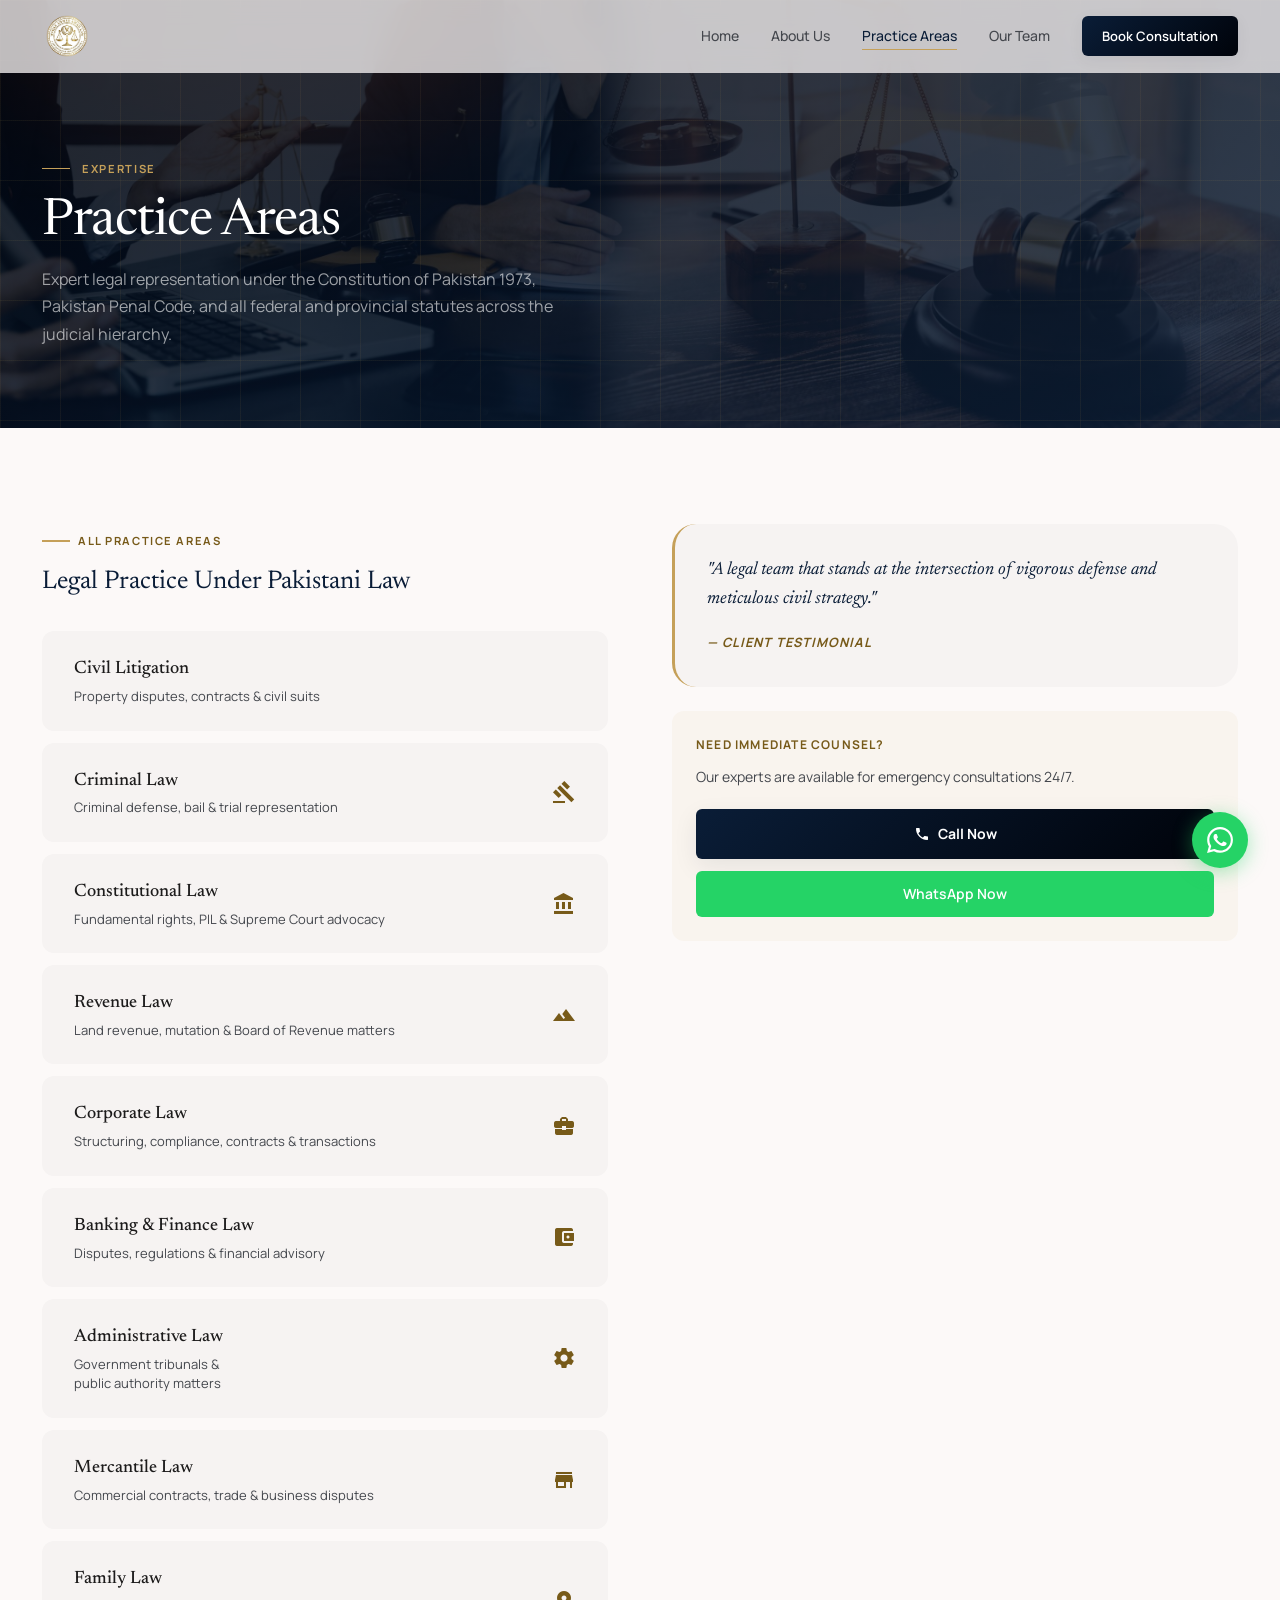
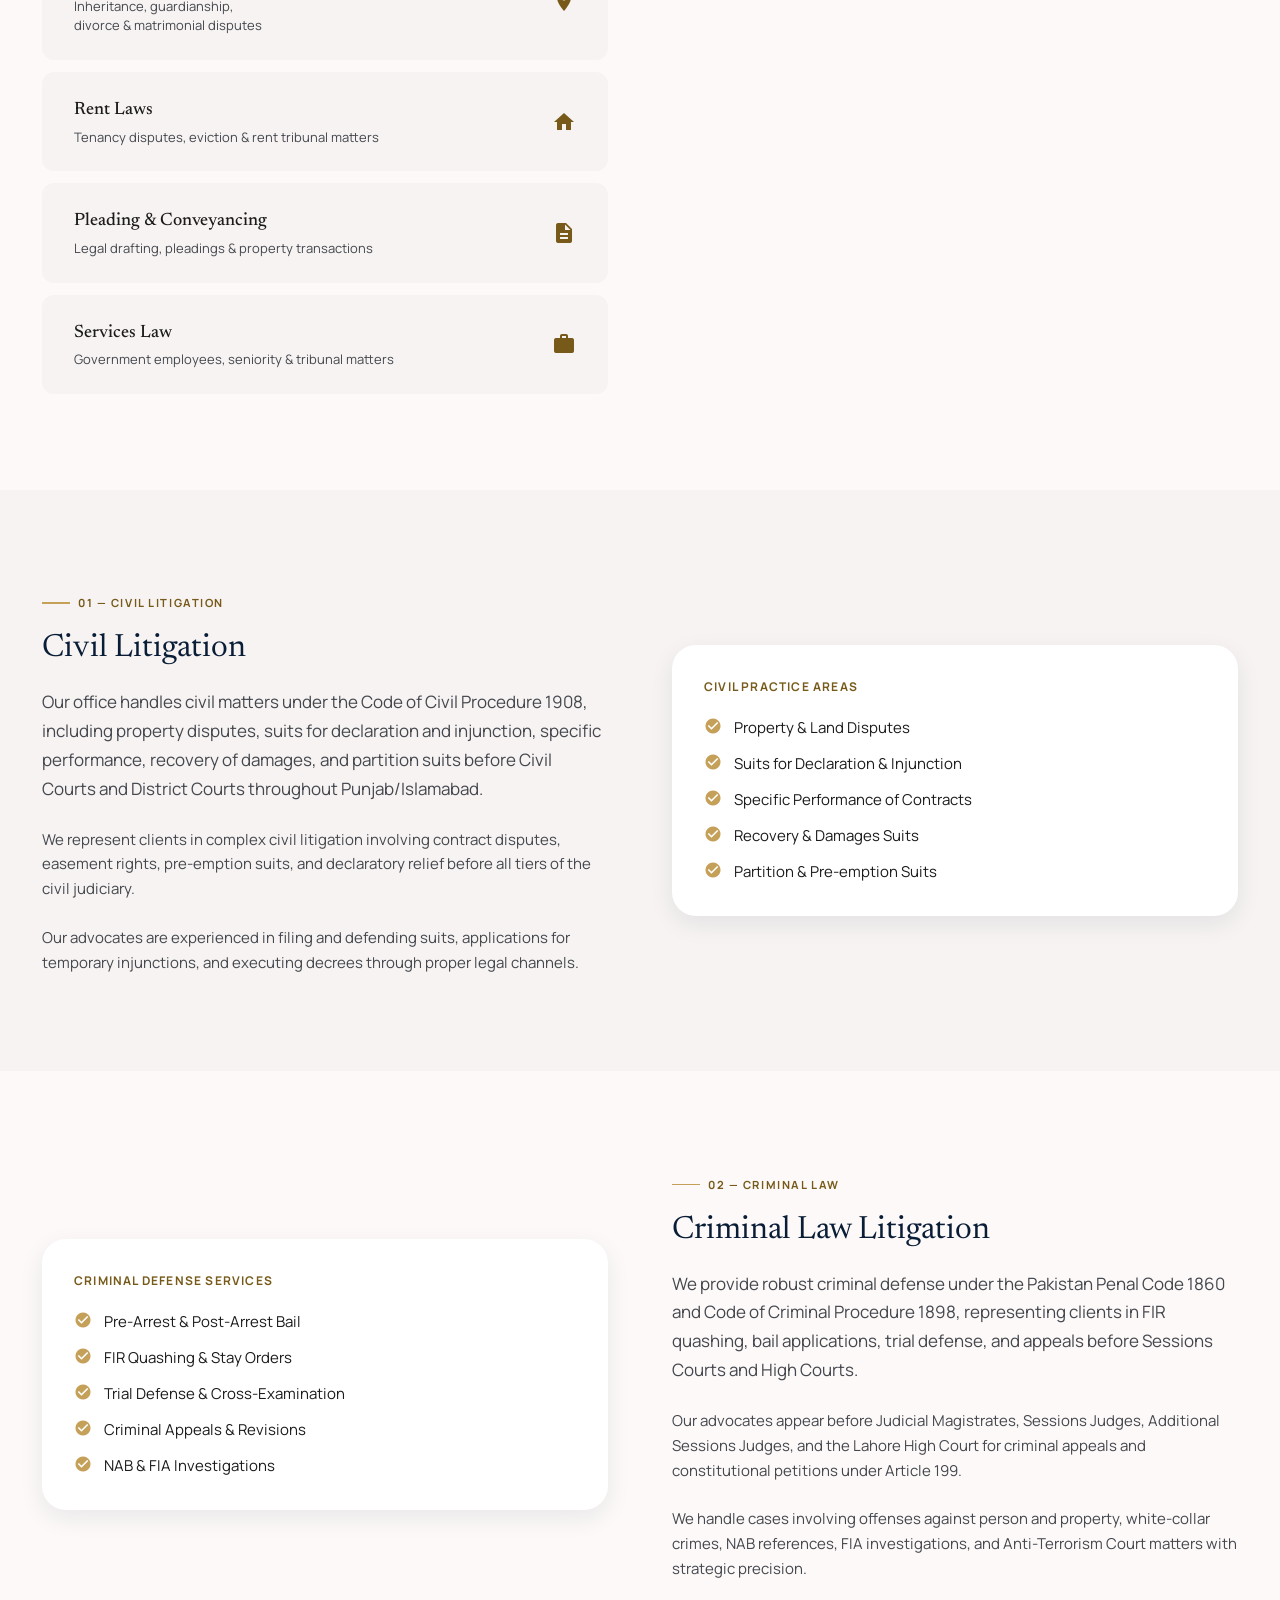
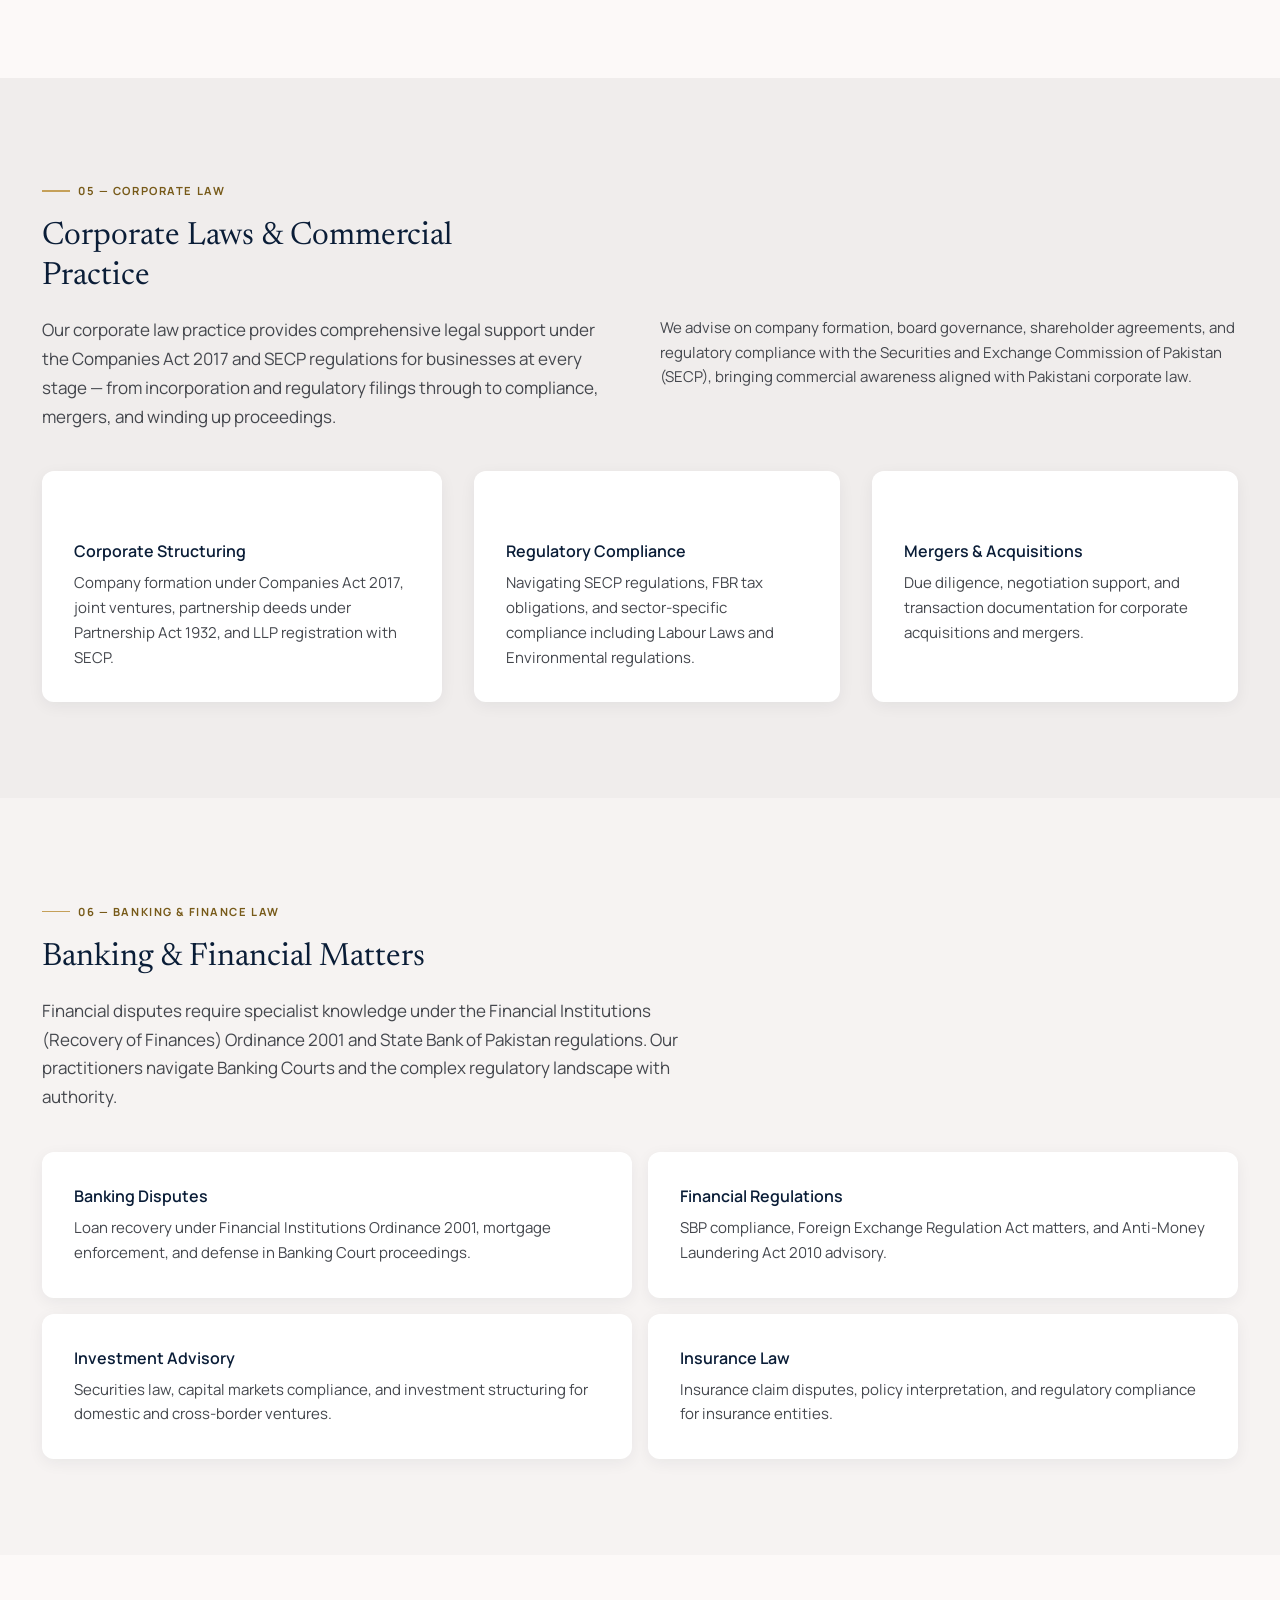
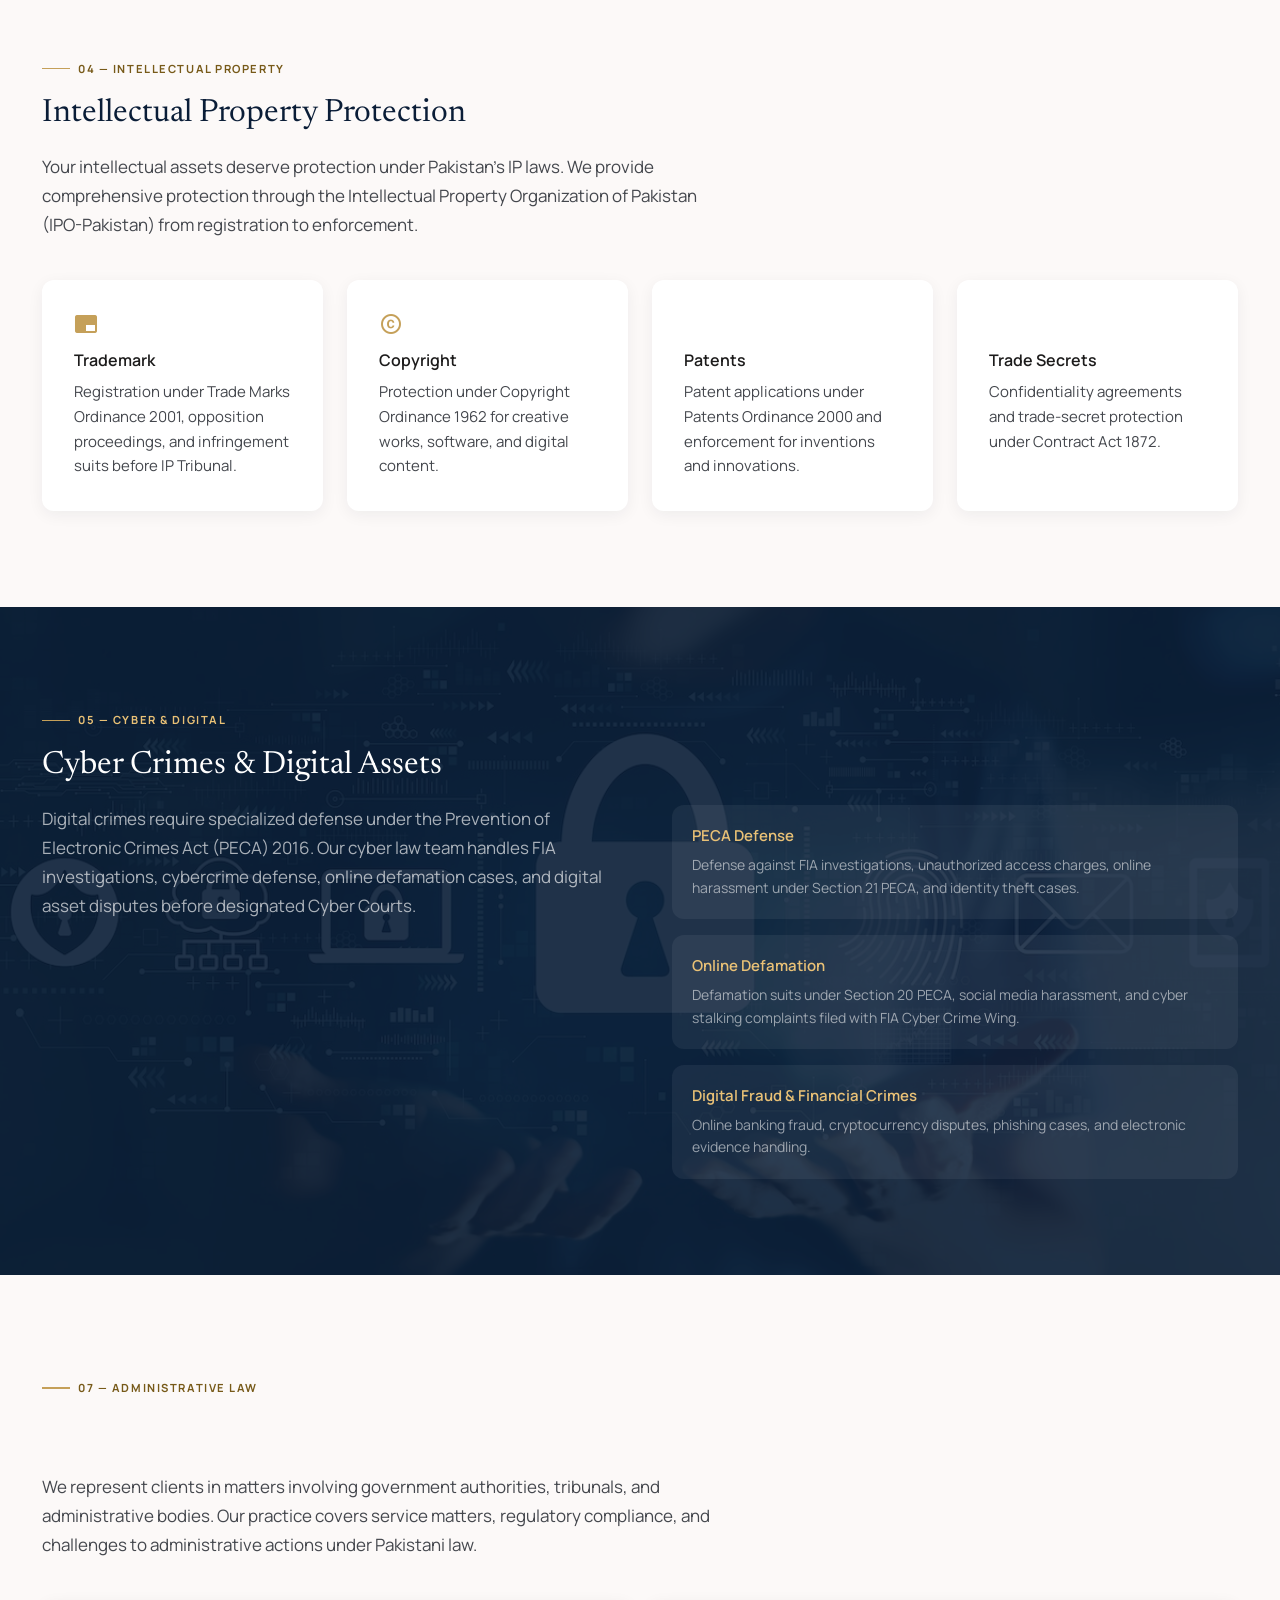
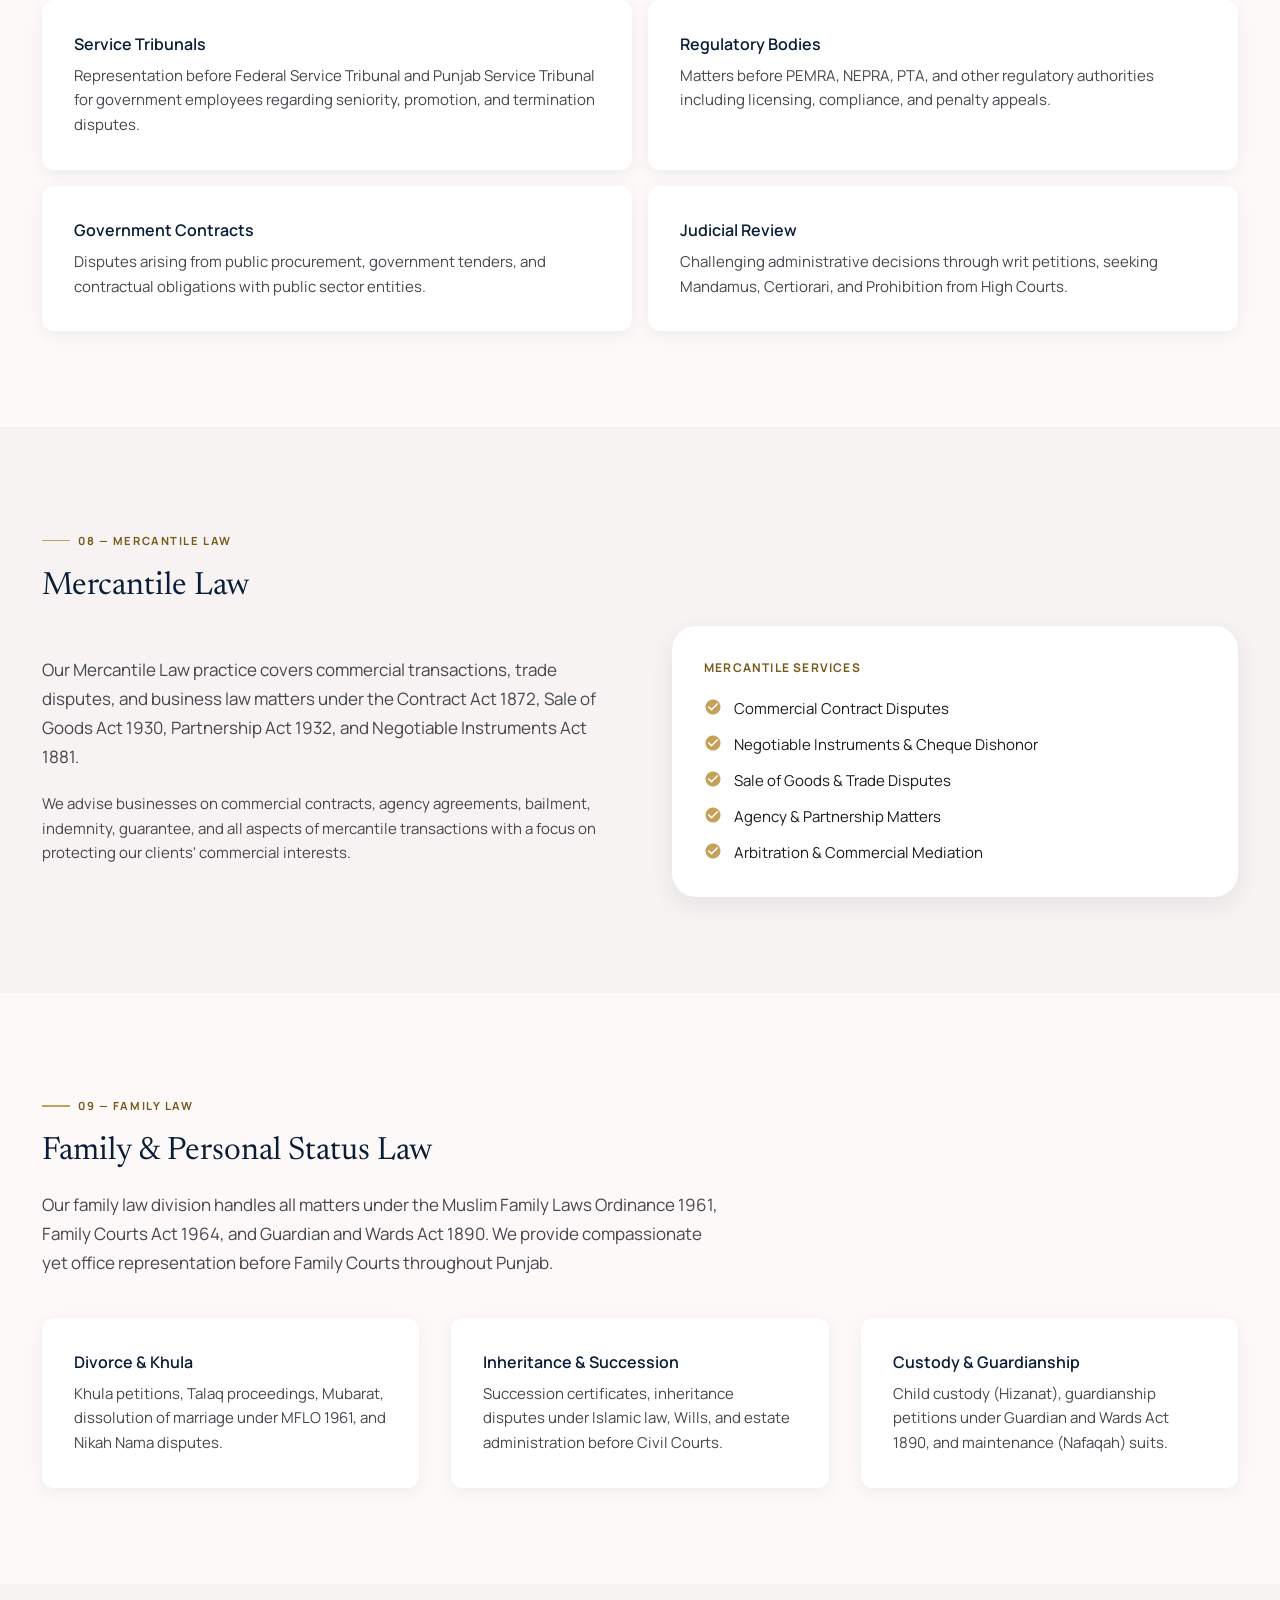
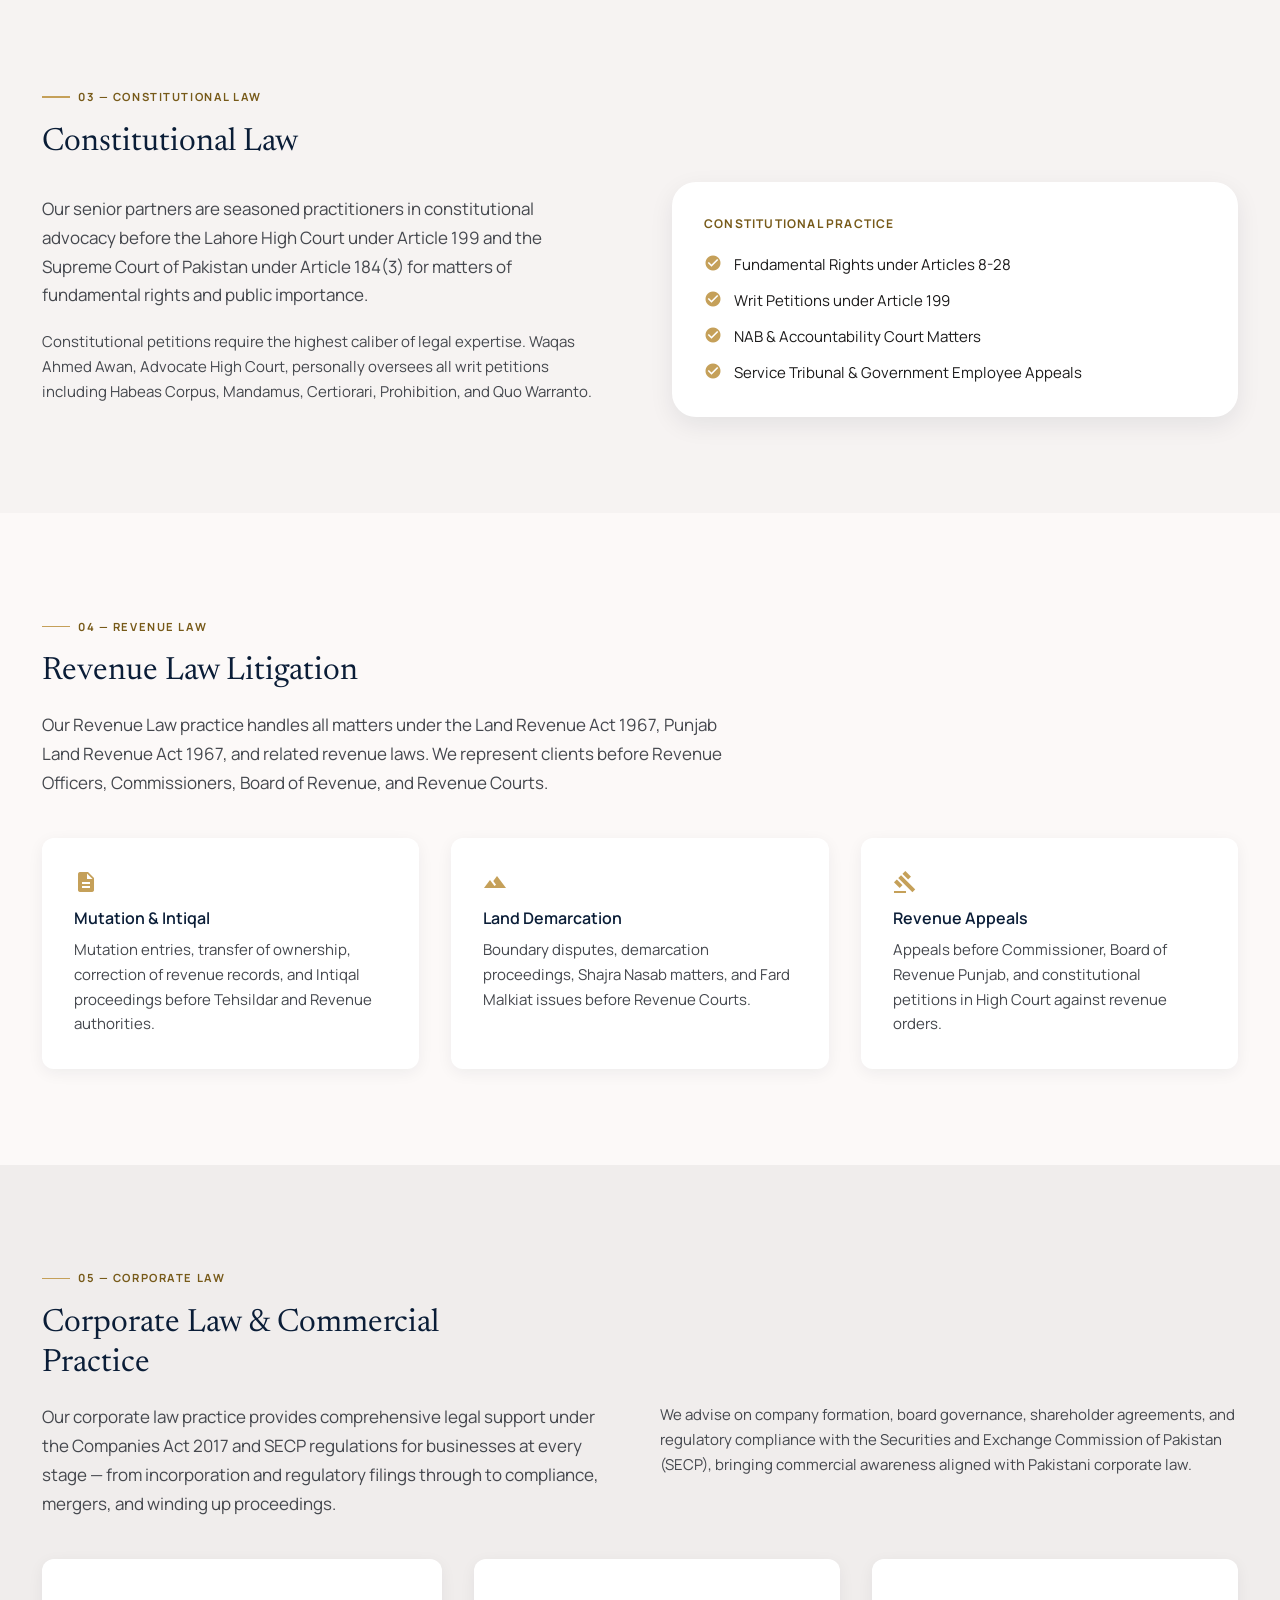
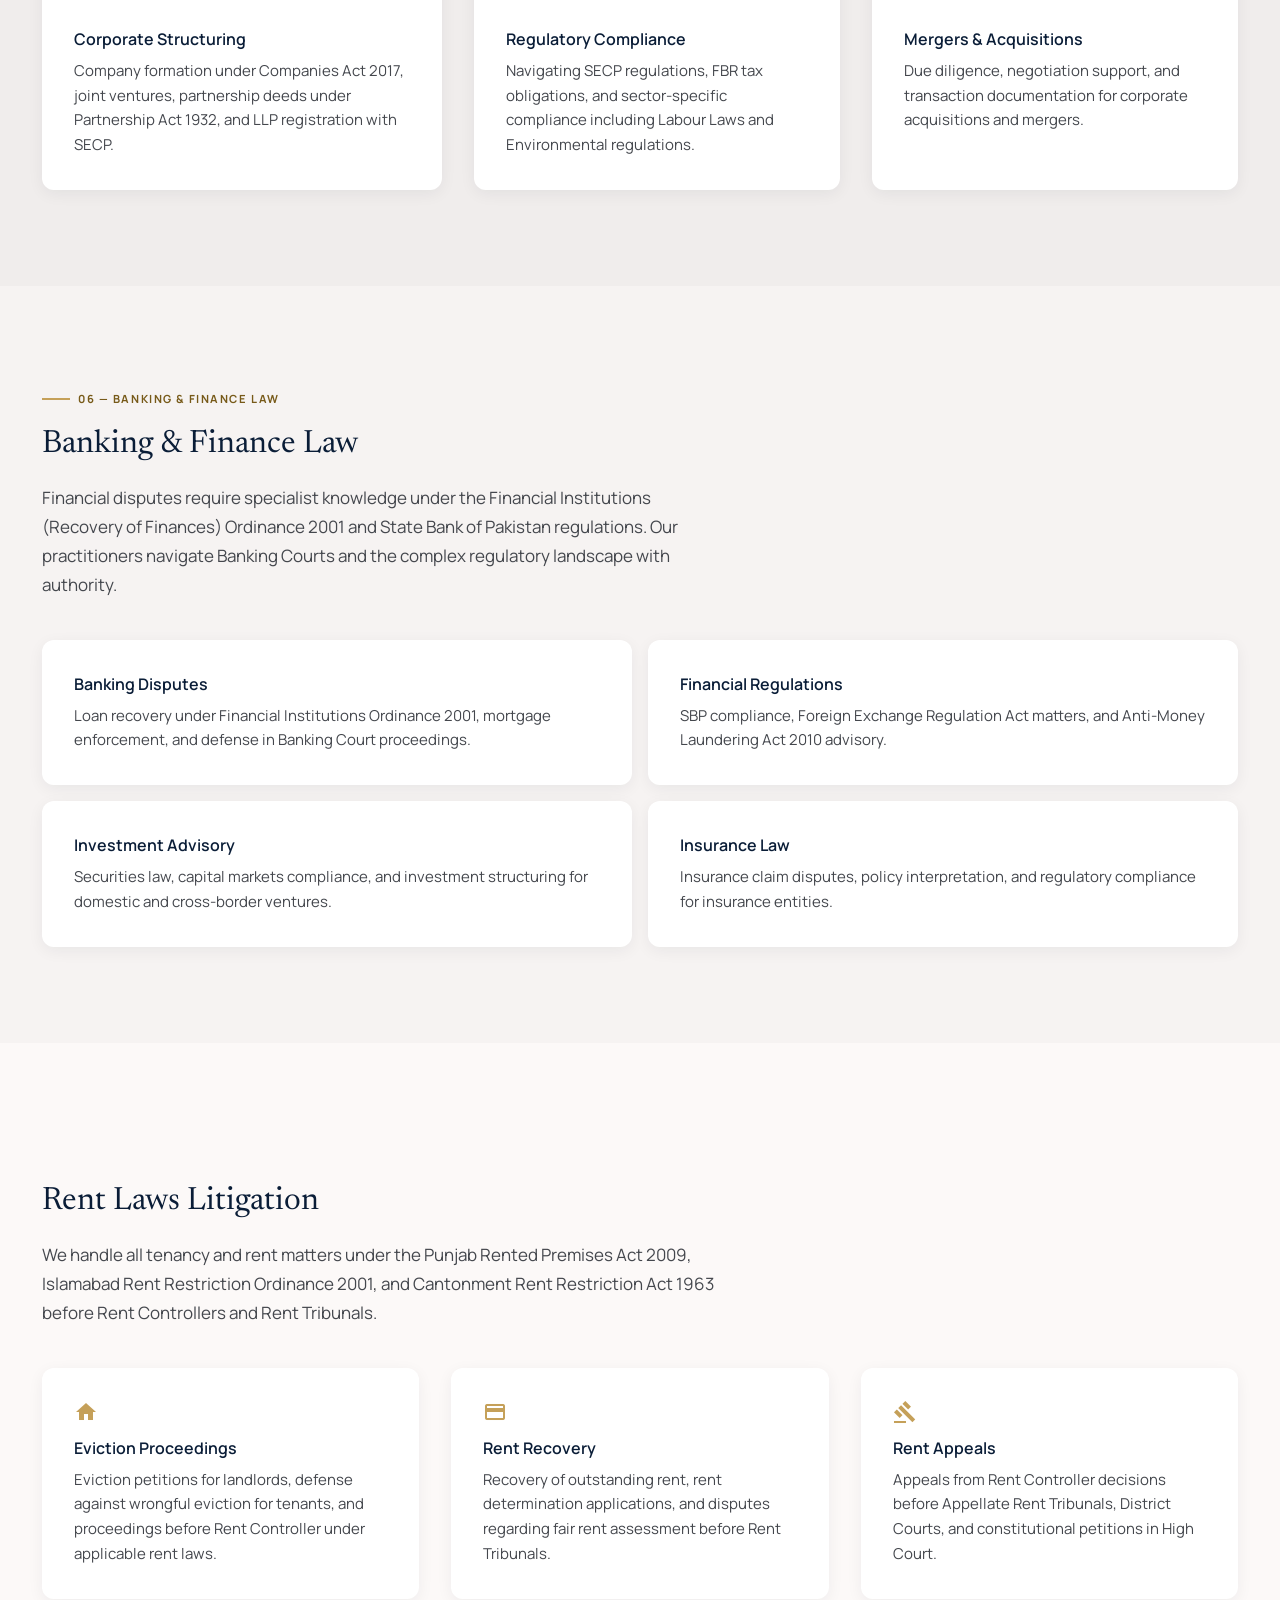
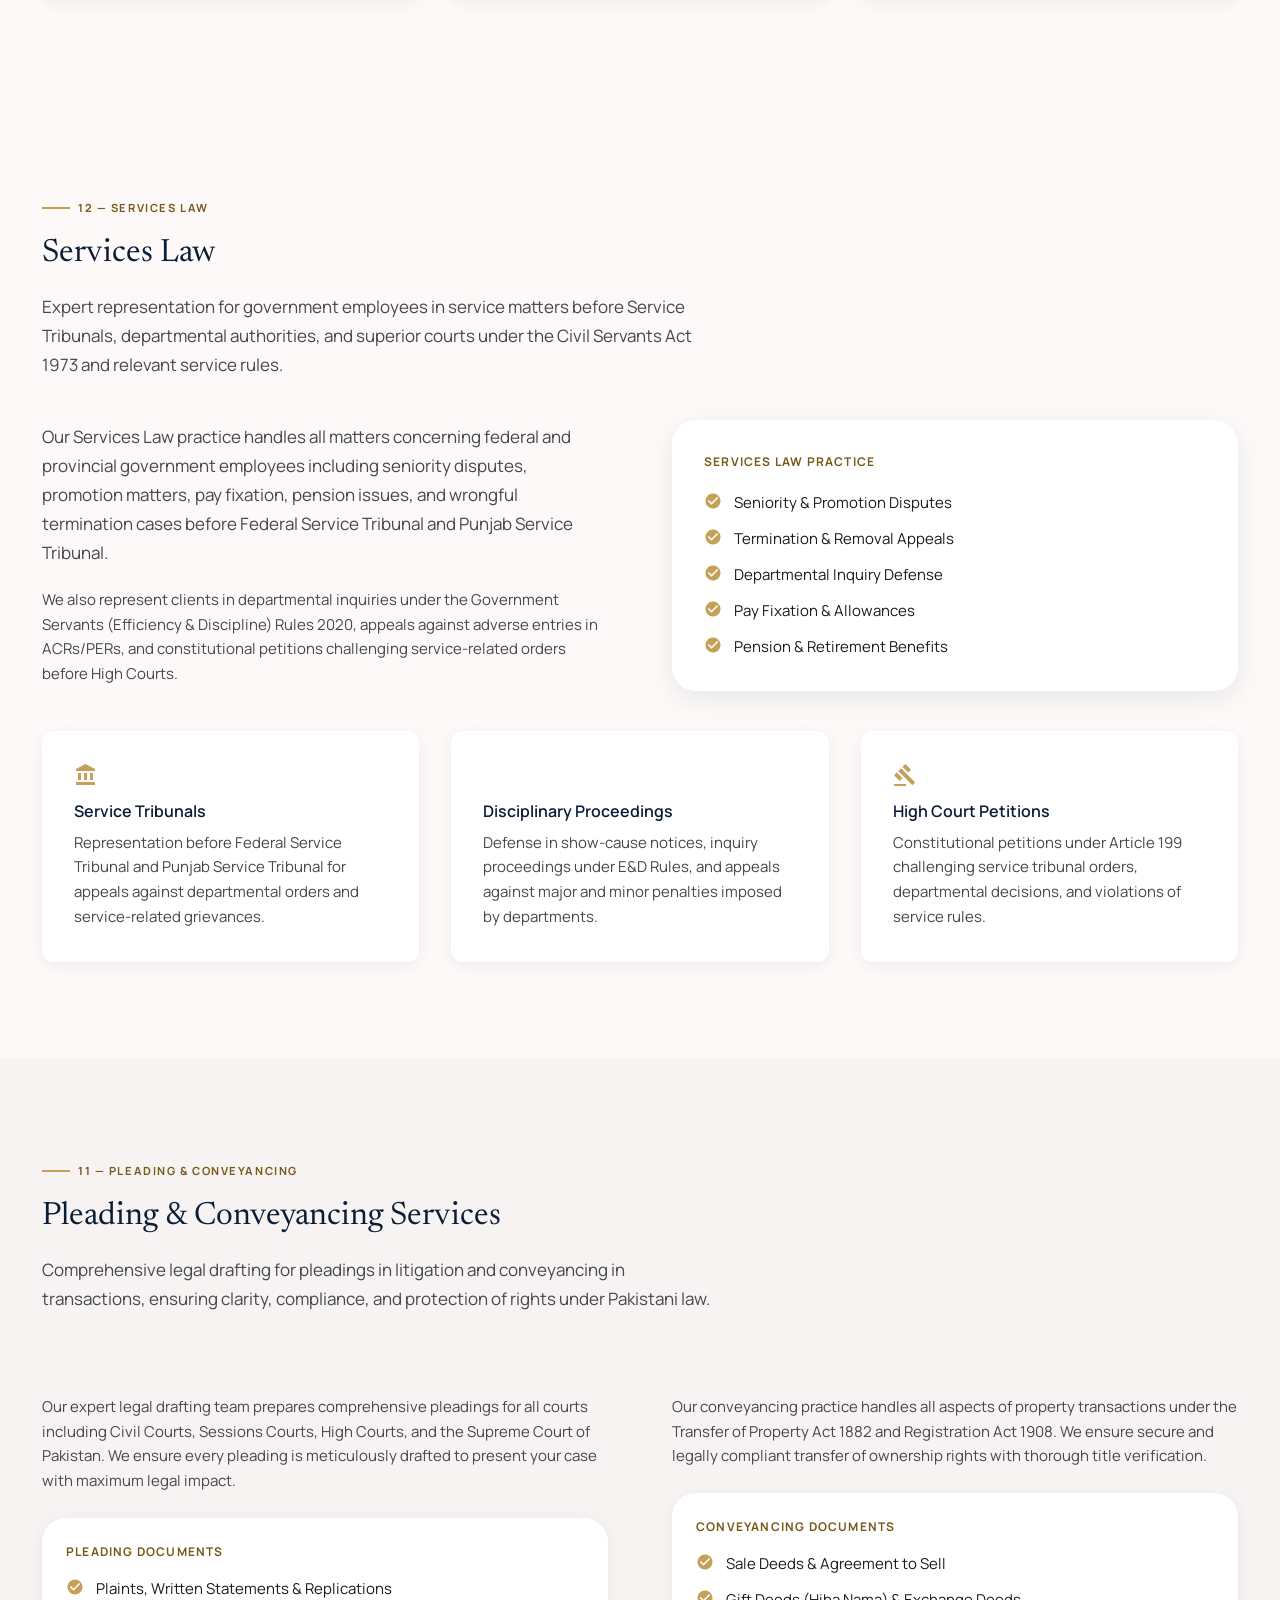
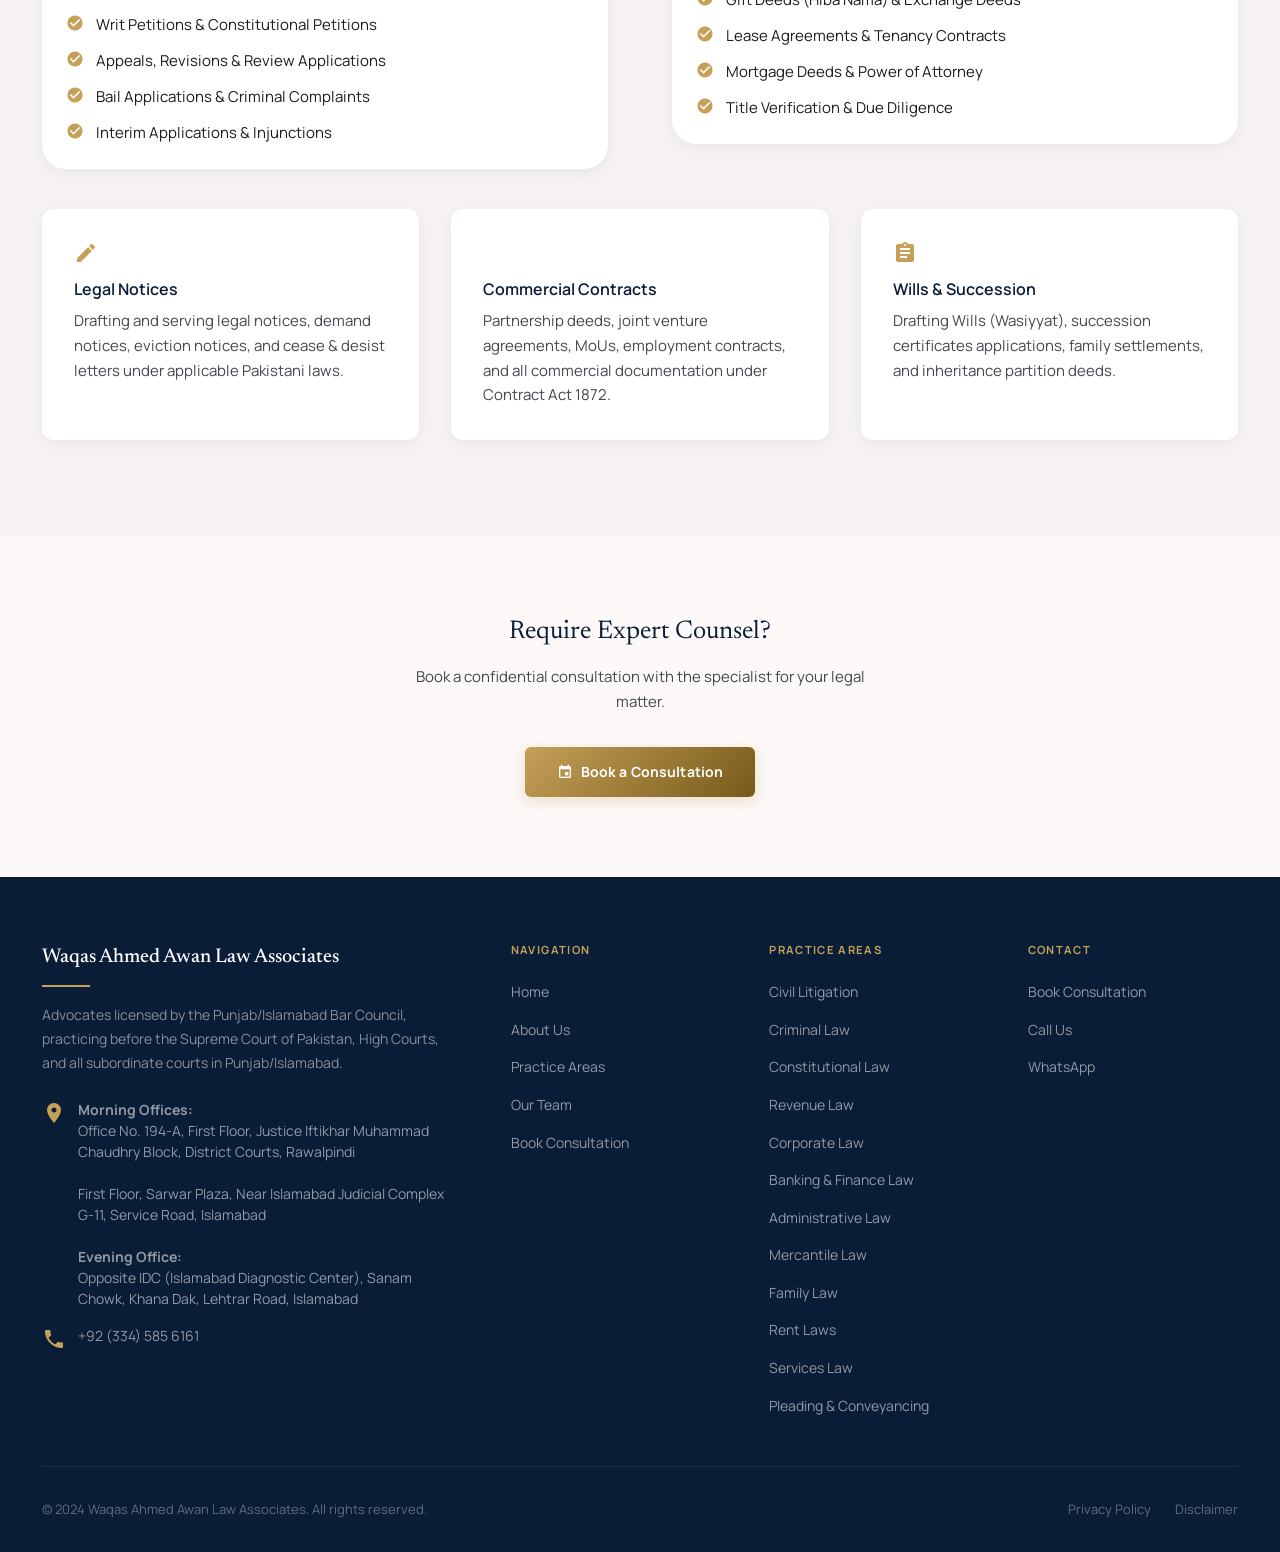
<file: practice-areas.html>
<!DOCTYPE html>
<html lang="en">
<head>
  <meta charset="UTF-8" />
  <meta name="viewport" content="width=device-width, initial-scale=1.0" />
  <title>Practice Areas | Waqas Ahmed Awan Law Associates &  Consultant</title>
  <meta name="description" content="Expert legal practice under Pakistan Penal Code, Code of Civil Procedure, PECA 2016, Companies Act 2017, and all federal and provincial statutes. Advocates before High Court and Supreme Court." />
  <link rel="stylesheet" href="styles.css" />
  <link rel="stylesheet" href="https://fonts.googleapis.com/icon?family=Material+Icons" />
</head>
<body>

  <!-- NAVIGATION -->
  <nav class="nav" id="main-nav">
    <div class="container nav-inner">
      <a href="index.html" class="nav-logo" aria-label="Waqas Ahmed Awan Law Associates - Home">
        <img src="img/logo.png" alt="Waqas Ahmed Awan Law Associates" class="nav-logo-img" />
      </a>
      <div class="nav-links">
        <a href="index.html"              class="nav-link">Home</a>
        <a href="about.html"             class="nav-link">About Us</a>
        <a href="practice-areas.html"    class="nav-link active">Practice Areas</a>
        <a href="our-team.html"          class="nav-link">Our Team</a>
        <a href="book-consultation.html" class="nav-cta">Book Consultation</a>
      </div>
      <button class="nav-hamburger" id="hamburger" aria-label="Toggle menu" aria-expanded="false">
        <span></span><span></span><span></span>
      </button>
    </div>
  </nav>
  <div class="mobile-menu" id="mobile-menu">
    <a href="index.html"              class="mobile-menu-link">Home</a>
    <a href="about.html"             class="mobile-menu-link">About Us</a>
    <a href="practice-areas.html"    class="mobile-menu-link">Practice Areas</a>
    <a href="our-team.html"          class="mobile-menu-link">Our Team</a>
    <a href="book-consultation.html" class="mobile-menu-link" style="color:var(--gold-dark);">Book Consultation →</a>
  </div>

  <!-- PAGE HERO -->
  <header class="page-hero" style="background: url('img/practice.jpg') center/cover no-repeat;">
    <div class="page-hero-overlay"></div>
    <div class="hero-grid-overlay"></div>
    <div class="container page-hero-content">
      <div class="page-hero-tag anim-fade-up">Expertise</div>
      <h1 class="page-hero-title anim-fade-up anim-fade-up-delay-1">Practice Areas</h1>
      <p class="page-hero-subtitle anim-fade-up anim-fade-up-delay-2">
        Expert legal representation under the Constitution of Pakistan 1973, Pakistan Penal Code, and all federal and provincial statutes across the judicial hierarchy.
      </p>
    </div>
  </header>

  <!-- AREAS INTRO -->
  <section class="section">
    <div class="container">
      <div class="grid-2" style="align-items:start; gap:var(--space-16);">

        <!-- Left: List of areas -->
        <div>
          <div class="section-tag reveal">All Practice Areas</div>
          <h2 class="headline-md reveal reveal-delay-1" style="color:var(--primary-container); margin-bottom:var(--space-8);">
            Legal Practice Under Pakistani Law
          </h2>

          <div style="display:flex; flex-direction:column; gap:var(--space-3);">
            <a href="#civil" class="practice-item reveal" id="pa-civil-link">
              <div class="practice-item-content">
                <div class="practice-item-title">Civil Litigation</div>
                <div class="practice-item-desc">Property disputes, contracts &amp; civil suits</div>
              </div>
              <span class="material-icons practice-item-icon">balance</span>
            </a>
            <a href="#criminal" class="practice-item reveal" id="pa-criminal-link">
              <div class="practice-item-content">
                <div class="practice-item-title">Criminal Law</div>
                <div class="practice-item-desc">Criminal defense, bail &amp; trial representation</div>
              </div>
              <span class="material-icons practice-item-icon">gavel</span>
            </a>
            <a href="#constitutional" class="practice-item reveal" id="pa-constitutional-link">
              <div class="practice-item-content">
                <div class="practice-item-title">Constitutional Law</div>
                <div class="practice-item-desc">Fundamental rights, PIL &amp; Supreme Court advocacy</div>
              </div>
              <span class="material-icons practice-item-icon">account_balance</span>
            </a>
            <a href="#revenue" class="practice-item reveal" id="pa-revenue-link">
              <div class="practice-item-content">
                <div class="practice-item-title">Revenue Law</div>
                <div class="practice-item-desc">Land revenue, mutation &amp; Board of Revenue matters</div>
              </div>
              <span class="material-icons practice-item-icon">landscape</span>
            </a>
            <a href="#corporate" class="practice-item reveal" id="pa-corporate-link">
              <div class="practice-item-content">
                <div class="practice-item-title">Corporate Law</div>
                <div class="practice-item-desc">Structuring, compliance, contracts &amp; transactions</div>
              </div>
              <span class="material-icons practice-item-icon">business_center</span>
            </a>
            <a href="#banking" class="practice-item reveal" id="pa-banking-link">
              <div class="practice-item-content">
                <div class="practice-item-title">Banking &amp; Finance Law</div>
                <div class="practice-item-desc">Disputes, regulations &amp; financial advisory</div>
              </div>
              <span class="material-icons practice-item-icon">account_balance_wallet</span>
            </a>
            <a href="#administrative" class="practice-item reveal" id="pa-administrative-link">
              <div class="practice-item-content">
                <div class="practice-item-title">Administrative Law</div>
                <div class="practice-item-desc">Government tribunals &amp; public authority matters</div>
              </div>
              <span class="material-icons practice-item-icon">admin_panel_settings</span>
            </a>
            <a href="#mercantile" class="practice-item reveal" id="pa-mercantile-link">
              <div class="practice-item-content">
                <div class="practice-item-title">Mercantile Law</div>
                <div class="practice-item-desc">Commercial contracts, trade &amp; business disputes</div>
              </div>
              <span class="material-icons practice-item-icon">store</span>
            </a>
            <a href="#family" class="practice-item reveal" id="pa-family-link">
              <div class="practice-item-content">
                <div class="practice-item-title">Family Law</div>
                <div class="practice-item-desc">Inheritance, guardianship, divorce &amp; matrimonial disputes</div>
              </div>
              <span class="material-icons practice-item-icon">family_restroom</span>
            </a>
            <a href="#rent" class="practice-item reveal" id="pa-rent-link">
              <div class="practice-item-content">
                <div class="practice-item-title">Rent Laws</div>
                <div class="practice-item-desc">Tenancy disputes, eviction &amp; rent tribunal matters</div>
              </div>
              <span class="material-icons practice-item-icon">home</span>
            </a>
            <a href="#conveyancing" class="practice-item reveal" id="pa-conveyancing-link">
              <div class="practice-item-content">
                <div class="practice-item-title">Pleading &amp; Conveyancing</div>
                <div class="practice-item-desc">Legal drafting, pleadings &amp; property transactions</div>
              </div>
              <span class="material-icons practice-item-icon">description</span>
            </a>
            <a href="#services" class="practice-item reveal" id="pa-services-link">
              <div class="practice-item-content">
                <div class="practice-item-title">Services Law</div>
                <div class="practice-item-desc">Government employees, seniority &amp; tribunal matters</div>
              </div>
              <span class="material-icons practice-item-icon">work</span>
            </a>
          </div>
        </div>

        <!-- Right: Editorial expertise note -->
        <div class="reveal reveal-delay-2">
          <div style="position:sticky; top:100px;">
            <blockquote style="padding:var(--space-8); background:var(--surface-low); border-radius:var(--radius-xl); border-left: 3px solid var(--gold); margin-bottom:var(--space-6);">
              <p style="font-family:var(--font-serif); font-size:1.125rem; font-style:italic; color:var(--primary-container); line-height:1.6; margin-bottom:var(--space-4);">
                "A legal team that stands at the intersection of vigorous defense and meticulous civil strategy."
              </p>
              <cite style="font-size:0.8rem; font-weight:700; letter-spacing:0.08em; text-transform:uppercase; color:var(--gold-dark);">— Client Testimonial</cite>
            </blockquote>
            <div style="padding:var(--space-6); background:rgba(197,160,89,0.06); border-radius:var(--radius-lg);">
              <div style="font-size:0.75rem; font-weight:700; letter-spacing:0.1em; text-transform:uppercase; color:var(--gold-dark); margin-bottom:var(--space-3);">
                Need Immediate Counsel?
              </div>
              <p style="font-size:0.875rem; color:var(--on-surface-variant); margin-bottom:var(--space-5); line-height:1.6;">
                Our experts are available for emergency consultations 24/7.
              </p>
              <a href="tel:+923345856161" class="btn-dark" style="width:100%; justify-content:center; display:flex;" id="pa-emergency-call">
                <span class="material-icons" style="font-size:1rem;">phone</span>
                Call Now
              </a>
              <a href="https://wa.me/923345856161" target="_blank" style="display:flex; align-items:center; justify-content:center; gap:var(--space-2); margin-top:var(--space-3); background:#25D366; color:#fff; padding:0.75rem; border-radius:var(--radius-md); font-weight:600; font-size:0.875rem;" id="pa-whatsapp">
                WhatsApp Now
              </a>
            </div>
          </div>
        </div>
      </div>
    </div>
  </section>

  <!-- CIVIL LITIGATION -->
  <section class="section" style="background:var(--surface-low);" id="civil">
    <div class="container">
      <div class="grid-2" style="align-items:center; gap:var(--space-16);">
        <div>
          <div class="section-tag reveal">01 — Civil Litigation</div>
          <h2 class="headline-lg reveal reveal-delay-1" style="color:var(--primary-container); margin-bottom:var(--space-5);">
            Civil Litigation
          </h2>
          <div class="reveal reveal-delay-2">
            <p class="body-lg" style="margin-bottom:var(--space-6);">
              Our office handles civil matters under the Code of Civil Procedure 1908, including property disputes, suits for declaration and injunction, specific performance, recovery of damages, and partition suits before Civil Courts and District Courts throughout Punjab/Islamabad.
            </p>
            <p class="body-md" style="margin-bottom:var(--space-6);">
              We represent clients in complex civil litigation involving contract disputes, easement rights, pre-emption suits, and declaratory relief before all tiers of the civil judiciary.
            </p>
            <p class="body-md">
              Our advocates are experienced in filing and defending suits, applications for temporary injunctions, and executing decrees through proper legal channels.
            </p>
          </div>
        </div>
        <div class="reveal reveal-delay-2">
          <div style="background:var(--surface-lowest); border-radius:var(--radius-xl); padding:var(--space-8); box-shadow:var(--shadow-md);">
            <div style="font-size:0.75rem; font-weight:700; letter-spacing:0.1em; text-transform:uppercase; color:var(--gold-dark); margin-bottom:var(--space-5);">Civil Practice Areas</div>
            <div style="display:flex; flex-direction:column; gap:var(--space-3);">
              <div style="display:flex; gap:var(--space-3); align-items:flex-start;">
                <span class="material-icons" style="color:var(--gold); font-size:1.1rem; margin-top:2px;">check_circle</span>
                <span style="font-size:0.9375rem; color:var(--on-surface);">Property &amp; Land Disputes</span>
              </div>
              <div style="display:flex; gap:var(--space-3); align-items:flex-start;">
                <span class="material-icons" style="color:var(--gold); font-size:1.1rem; margin-top:2px;">check_circle</span>
                <span style="font-size:0.9375rem; color:var(--on-surface);">Suits for Declaration &amp; Injunction</span>
              </div>
              <div style="display:flex; gap:var(--space-3); align-items:flex-start;">
                <span class="material-icons" style="color:var(--gold); font-size:1.1rem; margin-top:2px;">check_circle</span>
                <span style="font-size:0.9375rem; color:var(--on-surface);">Specific Performance of Contracts</span>
              </div>
              <div style="display:flex; gap:var(--space-3); align-items:flex-start;">
                <span class="material-icons" style="color:var(--gold); font-size:1.1rem; margin-top:2px;">check_circle</span>
                <span style="font-size:0.9375rem; color:var(--on-surface);">Recovery &amp; Damages Suits</span>
              </div>
              <div style="display:flex; gap:var(--space-3); align-items:flex-start;">
                <span class="material-icons" style="color:var(--gold); font-size:1.1rem; margin-top:2px;">check_circle</span>
                <span style="font-size:0.9375rem; color:var(--on-surface);">Partition &amp; Pre-emption Suits</span>
              </div>
            </div>
          </div>
        </div>
      </div>
    </div>
  </section>

  <!-- CRIMINAL LAW -->
  <section class="section" id="criminal">
    <div class="container">
      <div class="grid-2" style="align-items:center; gap:var(--space-16);">
        <div class="reveal reveal-delay-2">
          <div style="background:var(--surface-lowest); border-radius:var(--radius-xl); padding:var(--space-8); box-shadow:var(--shadow-md);">
            <div style="font-size:0.75rem; font-weight:700; letter-spacing:0.1em; text-transform:uppercase; color:var(--gold-dark); margin-bottom:var(--space-5);">Criminal Defense Services</div>
            <div style="display:flex; flex-direction:column; gap:var(--space-3);">
              <div style="display:flex; gap:var(--space-3); align-items:flex-start;">
                <span class="material-icons" style="color:var(--gold); font-size:1.1rem; margin-top:2px;">check_circle</span>
                <span style="font-size:0.9375rem; color:var(--on-surface);">Pre-Arrest &amp; Post-Arrest Bail</span>
              </div>
              <div style="display:flex; gap:var(--space-3); align-items:flex-start;">
                <span class="material-icons" style="color:var(--gold); font-size:1.1rem; margin-top:2px;">check_circle</span>
                <span style="font-size:0.9375rem; color:var(--on-surface);">FIR Quashing &amp; Stay Orders</span>
              </div>
              <div style="display:flex; gap:var(--space-3); align-items:flex-start;">
                <span class="material-icons" style="color:var(--gold); font-size:1.1rem; margin-top:2px;">check_circle</span>
                <span style="font-size:0.9375rem; color:var(--on-surface);">Trial Defense &amp; Cross-Examination</span>
              </div>
              <div style="display:flex; gap:var(--space-3); align-items:flex-start;">
                <span class="material-icons" style="color:var(--gold); font-size:1.1rem; margin-top:2px;">check_circle</span>
                <span style="font-size:0.9375rem; color:var(--on-surface);">Criminal Appeals &amp; Revisions</span>
              </div>
              <div style="display:flex; gap:var(--space-3); align-items:flex-start;">
                <span class="material-icons" style="color:var(--gold); font-size:1.1rem; margin-top:2px;">check_circle</span>
                <span style="font-size:0.9375rem; color:var(--on-surface);">NAB &amp; FIA Investigations</span>
              </div>
            </div>
          </div>
        </div>
        <div>
          <div class="section-tag reveal">02 — Criminal Law</div>
          <h2 class="headline-lg reveal reveal-delay-1" style="color:var(--primary-container); margin-bottom:var(--space-5);">
            Criminal Law Litigation
          </h2>
          <div class="reveal reveal-delay-2">
            <p class="body-lg" style="margin-bottom:var(--space-6);">
              We provide robust criminal defense under the Pakistan Penal Code 1860 and Code of Criminal Procedure 1898, representing clients in FIR quashing, bail applications, trial defense, and appeals before Sessions Courts and High Courts.
            </p>
            <p class="body-md" style="margin-bottom:var(--space-6);">
              Our advocates appear before Judicial Magistrates, Sessions Judges, Additional Sessions Judges, and the Lahore High Court for criminal appeals and constitutional petitions under Article 199.
            </p>
            <p class="body-md">
              We handle cases involving offenses against person and property, white-collar crimes, NAB references, FIA investigations, and Anti-Terrorism Court matters with strategic precision.
            </p>
          </div>
        </div>
      </div>
    </div>
  </section>

  <!-- CORPORATE -->
  <section class="section" style="background:var(--surface-container);" id="corporate">
    <div class="container">
      <div class="section-tag reveal">05 — Corporate Law</div>
      <h2 class="headline-lg reveal reveal-delay-1" style="color:var(--primary-container); margin-bottom:var(--space-5); max-width:500px;">
        Corporate Laws &amp; Commercial Practice
      </h2>
      <div class="grid-2" style="gap:var(--space-10);">
        <p class="body-lg reveal reveal-delay-2">
          Our corporate law practice provides comprehensive legal support under the Companies Act 2017 and SECP regulations for businesses at every stage — from incorporation and regulatory filings through to compliance, mergers, and winding up proceedings.
        </p>
        <p class="body-md reveal reveal-delay-2">
          We advise on company formation, board governance, shareholder agreements, and regulatory compliance with the Securities and Exchange Commission of Pakistan (SECP), bringing commercial awareness aligned with Pakistani corporate law.
        </p>
      </div>
      <div class="grid-3 mt-10">
        <div class="card reveal" id="corp-structuring">
          <span class="material-icons" style="color:var(--gold); margin-bottom:var(--space-3);">corporate_fare</span>
          <h4 class="title-md" style="color:var(--primary-container); margin-bottom:var(--space-2);">Corporate Structuring</h4>
          <p class="body-md">Company formation under Companies Act 2017, joint ventures, partnership deeds under Partnership Act 1932, and LLP registration with SECP.</p>
        </div>
        <div class="card reveal reveal-delay-1" id="corp-compliance">
          <span class="material-icons" style="color:var(--gold); margin-bottom:var(--space-3);">rule</span>
          <h4 class="title-md" style="color:var(--primary-container); margin-bottom:var(--space-2);">Regulatory Compliance</h4>
          <p class="body-md">Navigating SECP regulations, FBR tax obligations, and sector-specific compliance including Labour Laws and Environmental regulations.</p>
        </div>
        <div class="card reveal reveal-delay-2" id="corp-mergers">
          <span class="material-icons" style="color:var(--gold); margin-bottom:var(--space-3);">merge</span>
          <h4 class="title-md" style="color:var(--primary-container); margin-bottom:var(--space-2);">Mergers &amp; Acquisitions</h4>
          <p class="body-md">Due diligence, negotiation support, and transaction documentation for corporate acquisitions and mergers.</p>
        </div>
      </div>
    </div>
  </section>

  <!-- BANKING -->
  <section class="section" style="background:var(--surface-low);" id="banking">
    <div class="container">
      <div class="section-tag reveal">06 — Banking &amp; Finance Law</div>
      <h2 class="headline-lg reveal reveal-delay-1" style="color:var(--primary-container); margin-bottom:var(--space-5);">Banking &amp; Financial Matters</h2>
      <p class="body-lg reveal reveal-delay-2" style="max-width:680px; margin-bottom:var(--space-10);">
        Financial disputes require specialist knowledge under the Financial Institutions (Recovery of Finances) Ordinance 2001 and State Bank of Pakistan regulations. Our practitioners navigate Banking Courts and the complex regulatory landscape with authority.
      </p>
      <div class="grid-2" style="gap:var(--space-4);">
        <div class="card reveal" id="bank-disputes" style="background:var(--surface-lowest);">
          <h4 class="title-md" style="color:var(--primary-container); margin-bottom:var(--space-2);">Banking Disputes</h4>
          <p class="body-md">Loan recovery under Financial Institutions Ordinance 2001, mortgage enforcement, and defense in Banking Court proceedings.</p>
        </div>
        <div class="card reveal reveal-delay-1" id="bank-regulations" style="background:var(--surface-lowest);">
          <h4 class="title-md" style="color:var(--primary-container); margin-bottom:var(--space-2);">Financial Regulations</h4>
          <p class="body-md">SBP compliance, Foreign Exchange Regulation Act matters, and Anti-Money Laundering Act 2010 advisory.</p>
        </div>
        <div class="card reveal" id="bank-investment" style="background:var(--surface-lowest);">
          <h4 class="title-md" style="color:var(--primary-container); margin-bottom:var(--space-2);">Investment Advisory</h4>
          <p class="body-md">Securities law, capital markets compliance, and investment structuring for domestic and cross-border ventures.</p>
        </div>
        <div class="card reveal reveal-delay-1" id="bank-insurance" style="background:var(--surface-lowest);">
          <h4 class="title-md" style="color:var(--primary-container); margin-bottom:var(--space-2);">Insurance Law</h4>
          <p class="body-md">Insurance claim disputes, policy interpretation, and regulatory compliance for insurance entities.</p>
        </div>
      </div>
    </div>
  </section>

  <!-- IP -->
  <section class="section" id="ip">
    <div class="container">
      <div class="section-tag reveal">04 — Intellectual Property</div>
      <h2 class="headline-lg reveal reveal-delay-1" style="color:var(--primary-container); margin-bottom:var(--space-5);">Intellectual Property Protection</h2>
      <p class="body-lg reveal reveal-delay-2" style="max-width:680px; margin-bottom:var(--space-10);">Your intellectual assets deserve protection under Pakistan's IP laws. We provide comprehensive protection through the Intellectual Property Organization of Pakistan (IPO-Pakistan) from registration to enforcement.</p>
      <div class="grid-4">
        <div class="card reveal" id="ip-trademark"><span class="material-icons" style="color:var(--gold);margin-bottom:var(--space-3);">branding_watermark</span><h4 class="title-md" style="margin-bottom:var(--space-2);">Trademark</h4><p class="body-md">Registration under Trade Marks Ordinance 2001, opposition proceedings, and infringement suits before IP Tribunal.</p></div>
        <div class="card reveal reveal-delay-1" id="ip-copyright"><span class="material-icons" style="color:var(--gold);margin-bottom:var(--space-3);">copyright</span><h4 class="title-md" style="margin-bottom:var(--space-2);">Copyright</h4><p class="body-md">Protection under Copyright Ordinance 1962 for creative works, software, and digital content.</p></div>
        <div class="card reveal reveal-delay-2" id="ip-patent"><span class="material-icons" style="color:var(--gold);margin-bottom:var(--space-3);">biotech</span><h4 class="title-md" style="margin-bottom:var(--space-2);">Patents</h4><p class="body-md">Patent applications under Patents Ordinance 2000 and enforcement for inventions and innovations.</p></div>
        <div class="card reveal reveal-delay-3" id="ip-trade-secret"><span class="material-icons" style="color:var(--gold);margin-bottom:var(--space-3);">encrypted</span><h4 class="title-md" style="margin-bottom:var(--space-2);">Trade Secrets</h4><p class="body-md">Confidentiality agreements and trade-secret protection under Contract Act 1872.</p></div>
      </div>
    </div>
  </section>

  <!-- CYBER -->
  <section class="section" style="background: url('img/cyber.jpg') center/cover no-repeat; position: relative;" id="cyber">
    <div style="position: absolute; inset: 0; background: rgba(10, 29, 55, 0.9);"></div>
    <div class="container" style="position: relative; z-index: 1;">
      <div class="section-tag reveal" style="color:var(--gold-light);">05 — Cyber &amp; Digital</div>
      <h2 class="headline-lg reveal reveal-delay-1" style="color:var(--on-primary); margin-bottom:var(--space-5);">Cyber Crimes &amp; Digital Assets</h2>
      <div class="grid-2" style="gap:var(--space-16); align-items:start;">
        <p class="body-lg reveal reveal-delay-2" style="color:rgba(255,255,255,0.65);">
          Digital crimes require specialized defense under the Prevention of Electronic Crimes Act (PECA) 2016. Our cyber law team handles FIA investigations, cybercrime defense, online defamation cases, and digital asset disputes before designated Cyber Courts.
        </p>
        <div class="reveal reveal-delay-2" style="display:flex; flex-direction:column; gap:var(--space-4);">
          <div style="padding:var(--space-5); background:rgba(255,255,255,0.06); border-radius:var(--radius-lg);">
            <h4 style="color:var(--gold-light); font-size:0.9375rem; margin-bottom:var(--space-2);">PECA Defense</h4>
            <p style="font-size:0.875rem; color:rgba(255,255,255,0.55); line-height:1.6;">Defense against FIA investigations, unauthorized access charges, online harassment under Section 21 PECA, and identity theft cases.</p>
          </div>
          <div style="padding:var(--space-5); background:rgba(255,255,255,0.06); border-radius:var(--radius-lg);">
            <h4 style="color:var(--gold-light); font-size:0.9375rem; margin-bottom:var(--space-2);">Online Defamation</h4>
            <p style="font-size:0.875rem; color:rgba(255,255,255,0.55); line-height:1.6;">Defamation suits under Section 20 PECA, social media harassment, and cyber stalking complaints filed with FIA Cyber Crime Wing.</p>
          </div>
          <div style="padding:var(--space-5); background:rgba(255,255,255,0.06); border-radius:var(--radius-lg);">
            <h4 style="color:var(--gold-light); font-size:0.9375rem; margin-bottom:var(--space-2);">Digital Fraud &amp; Financial Crimes</h4>
            <p style="font-size:0.875rem; color:rgba(255,255,255,0.55); line-height:1.6;">Online banking fraud, cryptocurrency disputes, phishing cases, and electronic evidence handling.</p>
          </div>
        </div>
      </div>
    </div>
  </section>

  <!-- ADMINISTRATIVE LAW -->
  <section class="section" id="administrative">
    <div class="container">
      <div class="section-tag reveal">07 — Administrative Law</div>
      <h2 class="headline-lg reveal reveal-delay-1" style="color:var(--primary-container); margin-bottom:var(--space-5);">Administrative Law</h2>
      <p class="body-lg reveal reveal-delay-2" style="max-width:680px; margin-bottom:var(--space-10);">
        We represent clients in matters involving government authorities, tribunals, and administrative bodies. Our practice covers service matters, regulatory compliance, and challenges to administrative actions under Pakistani law.
      </p>
      <div class="grid-2" style="gap:var(--space-4);">
        <div class="card reveal" style="background:var(--surface-lowest);">
          <h4 class="title-md" style="color:var(--primary-container); margin-bottom:var(--space-2);">Service Tribunals</h4>
          <p class="body-md">Representation before Federal Service Tribunal and Punjab Service Tribunal for government employees regarding seniority, promotion, and termination disputes.</p>
        </div>
        <div class="card reveal reveal-delay-1" style="background:var(--surface-lowest);">
          <h4 class="title-md" style="color:var(--primary-container); margin-bottom:var(--space-2);">Regulatory Bodies</h4>
          <p class="body-md">Matters before PEMRA, NEPRA, PTA, and other regulatory authorities including licensing, compliance, and penalty appeals.</p>
        </div>
        <div class="card reveal" style="background:var(--surface-lowest);">
          <h4 class="title-md" style="color:var(--primary-container); margin-bottom:var(--space-2);">Government Contracts</h4>
          <p class="body-md">Disputes arising from public procurement, government tenders, and contractual obligations with public sector entities.</p>
        </div>
        <div class="card reveal reveal-delay-1" style="background:var(--surface-lowest);">
          <h4 class="title-md" style="color:var(--primary-container); margin-bottom:var(--space-2);">Judicial Review</h4>
          <p class="body-md">Challenging administrative decisions through writ petitions, seeking Mandamus, Certiorari, and Prohibition from High Courts.</p>
        </div>
      </div>
    </div>
  </section>

  <!-- MERCANTILE LAW -->
  <section class="section" style="background:var(--surface-low);" id="mercantile">
    <div class="container">
      <div class="section-tag reveal">08 — Mercantile Law</div>
      <h2 class="headline-lg reveal reveal-delay-1" style="color:var(--primary-container); margin-bottom:var(--space-5);">Mercantile Law</h2>
      <div class="grid-2" style="gap:var(--space-16); align-items:center;">
        <div>
          <p class="body-lg reveal reveal-delay-2" style="margin-bottom:var(--space-5);">
            Our Mercantile Law practice covers commercial transactions, trade disputes, and business law matters under the Contract Act 1872, Sale of Goods Act 1930, Partnership Act 1932, and Negotiable Instruments Act 1881.
          </p>
          <p class="body-md reveal reveal-delay-2">
            We advise businesses on commercial contracts, agency agreements, bailment, indemnity, guarantee, and all aspects of mercantile transactions with a focus on protecting our clients' commercial interests.
          </p>
        </div>
        <div class="reveal reveal-delay-2">
          <div style="background:var(--surface-lowest); border-radius:var(--radius-xl); padding:var(--space-8); box-shadow:var(--shadow-md);">
            <div style="font-size:0.75rem; font-weight:700; letter-spacing:0.1em; text-transform:uppercase; color:var(--gold-dark); margin-bottom:var(--space-5);">Mercantile Services</div>
            <div style="display:flex; flex-direction:column; gap:var(--space-3);">
              <div style="display:flex;gap:var(--space-3);align-items:flex-start;"><span class="material-icons" style="color:var(--gold);font-size:1.1rem;margin-top:2px;">check_circle</span><span style="font-size:0.9375rem;">Commercial Contract Disputes</span></div>
              <div style="display:flex;gap:var(--space-3);align-items:flex-start;"><span class="material-icons" style="color:var(--gold);font-size:1.1rem;margin-top:2px;">check_circle</span><span style="font-size:0.9375rem;">Negotiable Instruments &amp; Cheque Dishonor</span></div>
              <div style="display:flex;gap:var(--space-3);align-items:flex-start;"><span class="material-icons" style="color:var(--gold);font-size:1.1rem;margin-top:2px;">check_circle</span><span style="font-size:0.9375rem;">Sale of Goods &amp; Trade Disputes</span></div>
              <div style="display:flex;gap:var(--space-3);align-items:flex-start;"><span class="material-icons" style="color:var(--gold);font-size:1.1rem;margin-top:2px;">check_circle</span><span style="font-size:0.9375rem;">Agency &amp; Partnership Matters</span></div>
              <div style="display:flex;gap:var(--space-3);align-items:flex-start;"><span class="material-icons" style="color:var(--gold);font-size:1.1rem;margin-top:2px;">check_circle</span><span style="font-size:0.9375rem;">Arbitration &amp; Commercial Mediation</span></div>
            </div>
          </div>
        </div>
      </div>
    </div>
  </section>

  <!-- FAMILY -->
  <section class="section" id="family">
    <div class="container">
      <div class="section-tag reveal">09 — Family Law</div>
      <h2 class="headline-lg reveal reveal-delay-1" style="color:var(--primary-container); margin-bottom:var(--space-5);">Family &amp; Personal Status Law</h2>
      <p class="body-lg reveal reveal-delay-2" style="max-width:680px; margin-bottom:var(--space-10);">
        Our family law division handles all matters under the Muslim Family Laws Ordinance 1961, Family Courts Act 1964, and Guardian and Wards Act 1890. We provide compassionate yet office representation before Family Courts throughout Punjab.
      </p>
      <div class="grid-3">
        <div class="card reveal" id="fam-divorce"><h4 class="title-md" style="color:var(--primary-container); margin-bottom:var(--space-2);">Divorce &amp; Khula</h4><p class="body-md">Khula petitions, Talaq proceedings, Mubarat, dissolution of marriage under MFLO 1961, and Nikah Nama disputes.</p></div>
        <div class="card reveal reveal-delay-1" id="fam-inheritance"><h4 class="title-md" style="color:var(--primary-container); margin-bottom:var(--space-2);">Inheritance &amp; Succession</h4><p class="body-md">Succession certificates, inheritance disputes under Islamic law, Wills, and estate administration before Civil Courts.</p></div>
        <div class="card reveal reveal-delay-2" id="fam-guardianship"><h4 class="title-md" style="color:var(--primary-container); margin-bottom:var(--space-2);">Custody &amp; Guardianship</h4><p class="body-md">Child custody (Hizanat), guardianship petitions under Guardian and Wards Act 1890, and maintenance (Nafaqah) suits.</p></div>
      </div>
    </div>
  </section>

  <!-- CONSTITUTIONAL -->
  <section class="section" style="background:var(--surface-low);" id="constitutional">
    <div class="container">
      <div class="section-tag reveal">03 — Constitutional Law</div>
      <h2 class="headline-lg reveal reveal-delay-1" style="color:var(--primary-container); margin-bottom:var(--space-5);">Constitutional Law</h2>
      <div class="grid-2" style="gap:var(--space-16); align-items:center;">
        <div>
          <p class="body-lg reveal reveal-delay-2" style="margin-bottom:var(--space-5);">
            Our senior partners are seasoned practitioners in constitutional advocacy before the Lahore High Court under Article 199 and the Supreme Court of Pakistan under Article 184(3) for matters of fundamental rights and public importance.
          </p>
          <p class="body-md reveal reveal-delay-2">
            Constitutional petitions require the highest caliber of legal expertise. Waqas Ahmed Awan, Advocate High Court, personally oversees all writ petitions including Habeas Corpus, Mandamus, Certiorari, Prohibition, and Quo Warranto.
          </p>
        </div>
        <div class="reveal reveal-delay-2">
          <div style="background:var(--surface-lowest); border-radius:var(--radius-xl); padding:var(--space-8); box-shadow:var(--shadow-md);">
            <div style="font-size:0.75rem; font-weight:700; letter-spacing:0.1em; text-transform:uppercase; color:var(--gold-dark); margin-bottom:var(--space-5);">Constitutional Practice</div>
            <div style="display:flex; flex-direction:column; gap:var(--space-3);">
              <div style="display:flex;gap:var(--space-3);align-items:flex-start;"><span class="material-icons" style="color:var(--gold);font-size:1.1rem;margin-top:2px;">check_circle</span><span style="font-size:0.9375rem;">Fundamental Rights under Articles 8-28</span></div>
              <div style="display:flex;gap:var(--space-3);align-items:flex-start;"><span class="material-icons" style="color:var(--gold);font-size:1.1rem;margin-top:2px;">check_circle</span><span style="font-size:0.9375rem;">Writ Petitions under Article 199</span></div>              
              <div style="display:flex;gap:var(--space-3);align-items:flex-start;"><span class="material-icons" style="color:var(--gold);font-size:1.1rem;margin-top:2px;">check_circle</span><span style="font-size:0.9375rem;">NAB &amp; Accountability Court Matters</span></div>
              <div style="display:flex;gap:var(--space-3);align-items:flex-start;"><span class="material-icons" style="color:var(--gold);font-size:1.1rem;margin-top:2px;">check_circle</span><span style="font-size:0.9375rem;">Service Tribunal &amp; Government Employee Appeals</span></div>
            </div>
          </div>
        </div>
      </div>
    </div>
  </section>

  <!-- REVENUE LAW -->
  <section class="section" id="revenue">
    <div class="container">
      <div class="section-tag reveal">04 — Revenue Law</div>
      <h2 class="headline-lg reveal reveal-delay-1" style="color:var(--primary-container); margin-bottom:var(--space-5);">Revenue Law Litigation</h2>
      <p class="body-lg reveal reveal-delay-2" style="max-width:680px; margin-bottom:var(--space-10);">
        Our Revenue Law practice handles all matters under the Land Revenue Act 1967, Punjab Land Revenue Act 1967, and related revenue laws. We represent clients before Revenue Officers, Commissioners, Board of Revenue, and Revenue Courts.
      </p>
      <div class="grid-3">
        <div class="card reveal" id="rev-mutation">
          <span class="material-icons" style="color:var(--gold); margin-bottom:var(--space-3);">description</span>
          <h4 class="title-md" style="color:var(--primary-container); margin-bottom:var(--space-2);">Mutation &amp; Intiqal</h4>
          <p class="body-md">Mutation entries, transfer of ownership, correction of revenue records, and Intiqal proceedings before Tehsildar and Revenue authorities.</p>
        </div>
        <div class="card reveal reveal-delay-1" id="rev-land">
          <span class="material-icons" style="color:var(--gold); margin-bottom:var(--space-3);">landscape</span>
          <h4 class="title-md" style="color:var(--primary-container); margin-bottom:var(--space-2);">Land Demarcation</h4>
          <p class="body-md">Boundary disputes, demarcation proceedings, Shajra Nasab matters, and Fard Malkiat issues before Revenue Courts.</p>
        </div>
        <div class="card reveal reveal-delay-2" id="rev-appeal">
          <span class="material-icons" style="color:var(--gold); margin-bottom:var(--space-3);">gavel</span>
          <h4 class="title-md" style="color:var(--primary-container); margin-bottom:var(--space-2);">Revenue Appeals</h4>
          <p class="body-md">Appeals before Commissioner, Board of Revenue Punjab, and constitutional petitions in High Court against revenue orders.</p>
        </div>
      </div>
    </div>
  </section>

  <!-- CORPORATE -->
  <section class="section" style="background:var(--surface-container);" id="corporate">
    <div class="container">
      <div class="section-tag reveal">05 — Corporate Law</div>
      <h2 class="headline-lg reveal reveal-delay-1" style="color:var(--primary-container); margin-bottom:var(--space-5); max-width:500px;">
        Corporate Law &amp; Commercial Practice
      </h2>
      <div class="grid-2" style="gap:var(--space-10);">
        <p class="body-lg reveal reveal-delay-2">
          Our corporate law practice provides comprehensive legal support under the Companies Act 2017 and SECP regulations for businesses at every stage — from incorporation and regulatory filings through to compliance, mergers, and winding up proceedings.
        </p>
        <p class="body-md reveal reveal-delay-2">
          We advise on company formation, board governance, shareholder agreements, and regulatory compliance with the Securities and Exchange Commission of Pakistan (SECP), bringing commercial awareness aligned with Pakistani corporate law.
        </p>
      </div>
      <div class="grid-3 mt-10">
        <div class="card reveal" id="corp-structuring">
          <span class="material-icons" style="color:var(--gold); margin-bottom:var(--space-3);">corporate_fare</span>
          <h4 class="title-md" style="color:var(--primary-container); margin-bottom:var(--space-2);">Corporate Structuring</h4>
          <p class="body-md">Company formation under Companies Act 2017, joint ventures, partnership deeds under Partnership Act 1932, and LLP registration with SECP.</p>
        </div>
        <div class="card reveal reveal-delay-1" id="corp-compliance">
          <span class="material-icons" style="color:var(--gold); margin-bottom:var(--space-3);">rule</span>
          <h4 class="title-md" style="color:var(--primary-container); margin-bottom:var(--space-2);">Regulatory Compliance</h4>
          <p class="body-md">Navigating SECP regulations, FBR tax obligations, and sector-specific compliance including Labour Laws and Environmental regulations.</p>
        </div>
        <div class="card reveal reveal-delay-2" id="corp-mergers">
          <span class="material-icons" style="color:var(--gold); margin-bottom:var(--space-3);">merge</span>
          <h4 class="title-md" style="color:var(--primary-container); margin-bottom:var(--space-2);">Mergers &amp; Acquisitions</h4>
          <p class="body-md">Due diligence, negotiation support, and transaction documentation for corporate acquisitions and mergers.</p>
        </div>
      </div>
    </div>
  </section>

  <!-- BANKING -->
  <section class="section" style="background:var(--surface-low);" id="banking">
    <div class="container">
      <div class="section-tag reveal">06 — Banking &amp; Finance Law</div>
      <h2 class="headline-lg reveal reveal-delay-1" style="color:var(--primary-container); margin-bottom:var(--space-5);">Banking &amp; Finance Law</h2>
      <p class="body-lg reveal reveal-delay-2" style="max-width:680px; margin-bottom:var(--space-10);">
        Financial disputes require specialist knowledge under the Financial Institutions (Recovery of Finances) Ordinance 2001 and State Bank of Pakistan regulations. Our practitioners navigate Banking Courts and the complex regulatory landscape with authority.
      </p>
      <div class="grid-2" style="gap:var(--space-4);">
        <div class="card reveal" style="background:var(--surface-lowest);">
          <h4 class="title-md" style="color:var(--primary-container); margin-bottom:var(--space-2);">Banking Disputes</h4>
          <p class="body-md">Loan recovery under Financial Institutions Ordinance 2001, mortgage enforcement, and defense in Banking Court proceedings.</p>
        </div>
        <div class="card reveal reveal-delay-1" style="background:var(--surface-lowest);">
          <h4 class="title-md" style="color:var(--primary-container); margin-bottom:var(--space-2);">Financial Regulations</h4>
          <p class="body-md">SBP compliance, Foreign Exchange Regulation Act matters, and Anti-Money Laundering Act 2010 advisory.</p>
        </div>
        <div class="card reveal" style="background:var(--surface-lowest);">
          <h4 class="title-md" style="color:var(--primary-container); margin-bottom:var(--space-2);">Investment Advisory</h4>
          <p class="body-md">Securities law, capital markets compliance, and investment structuring for domestic and cross-border ventures.</p>
        </div>
        <div class="card reveal reveal-delay-1" style="background:var(--surface-lowest);">
          <h4 class="title-md" style="color:var(--primary-container); margin-bottom:var(--space-2);">Insurance Law</h4>
          <p class="body-md">Insurance claim disputes, policy interpretation, and regulatory compliance for insurance entities.</p>
        </div>
      </div>
    </div>
  </section>

  <!-- RENT LAWS -->
  <section class="section" id="rent">
    <div class="container">
      <div class="section-tag reveal">10 — Rent Laws</div>
      <h2 class="headline-lg reveal reveal-delay-1" style="color:var(--primary-container); margin-bottom:var(--space-5);">Rent Laws Litigation</h2>
      <p class="body-lg reveal reveal-delay-2" style="max-width:680px; margin-bottom:var(--space-10);">
        We handle all tenancy and rent matters under the Punjab Rented Premises Act 2009, Islamabad Rent Restriction Ordinance 2001, and Cantonment Rent Restriction Act 1963 before Rent Controllers and Rent Tribunals.
      </p>
      <div class="grid-3">
        <div class="card reveal" id="rent-eviction">
          <span class="material-icons" style="color:var(--gold); margin-bottom:var(--space-3);">home</span>
          <h4 class="title-md" style="color:var(--primary-container); margin-bottom:var(--space-2);">Eviction Proceedings</h4>
          <p class="body-md">Eviction petitions for landlords, defense against wrongful eviction for tenants, and proceedings before Rent Controller under applicable rent laws.</p>
        </div>
        <div class="card reveal reveal-delay-1" id="rent-recovery">
          <span class="material-icons" style="color:var(--gold); margin-bottom:var(--space-3);">payments</span>
          <h4 class="title-md" style="color:var(--primary-container); margin-bottom:var(--space-2);">Rent Recovery</h4>
          <p class="body-md">Recovery of outstanding rent, rent determination applications, and disputes regarding fair rent assessment before Rent Tribunals.</p>
        </div>
        <div class="card reveal reveal-delay-2" id="rent-appeals">
          <span class="material-icons" style="color:var(--gold); margin-bottom:var(--space-3);">gavel</span>
          <h4 class="title-md" style="color:var(--primary-container); margin-bottom:var(--space-2);">Rent Appeals</h4>
          <p class="body-md">Appeals from Rent Controller decisions before Appellate Rent Tribunals, District Courts, and constitutional petitions in High Court.</p>
        </div>
      </div>
    </div>
  </section>

  <!-- SERVICES LAW -->
  <section class="section" id="services">
    <div class="container">
      <div class="section-tag reveal">12 — Services Law</div>
      <h2 class="headline-lg reveal reveal-delay-1" style="color:var(--primary-container); margin-bottom:var(--space-5);">Services Law</h2>
      <p class="body-lg reveal reveal-delay-2" style="max-width:680px; margin-bottom:var(--space-10);">
        Expert representation for government employees in service matters before Service Tribunals, departmental authorities, and superior courts under the Civil Servants Act 1973 and relevant service rules.
      </p>
      <div class="grid-2" style="gap:var(--space-16); align-items:center;">
        <div>
          <p class="body-lg reveal reveal-delay-2" style="margin-bottom:var(--space-5);">
            Our Services Law practice handles all matters concerning federal and provincial government employees including seniority disputes, promotion matters, pay fixation, pension issues, and wrongful termination cases before Federal Service Tribunal and Punjab Service Tribunal.
          </p>
          <p class="body-md reveal reveal-delay-2">
            We also represent clients in departmental inquiries under the Government Servants (Efficiency & Discipline) Rules 2020, appeals against adverse entries in ACRs/PERs, and constitutional petitions challenging service-related orders before High Courts.
          </p>
        </div>
        <div class="reveal reveal-delay-2">
          <div style="background:var(--surface-lowest); border-radius:var(--radius-xl); padding:var(--space-8); box-shadow:var(--shadow-md);">
            <div style="font-size:0.75rem; font-weight:700; letter-spacing:0.1em; text-transform:uppercase; color:var(--gold-dark); margin-bottom:var(--space-5);">Services Law Practice</div>
            <div style="display:flex; flex-direction:column; gap:var(--space-3);">
              <div style="display:flex;gap:var(--space-3);align-items:flex-start;"><span class="material-icons" style="color:var(--gold);font-size:1.1rem;margin-top:2px;">check_circle</span><span style="font-size:0.9375rem;">Seniority &amp; Promotion Disputes</span></div>
              <div style="display:flex;gap:var(--space-3);align-items:flex-start;"><span class="material-icons" style="color:var(--gold);font-size:1.1rem;margin-top:2px;">check_circle</span><span style="font-size:0.9375rem;">Termination &amp; Removal Appeals</span></div>
              <div style="display:flex;gap:var(--space-3);align-items:flex-start;"><span class="material-icons" style="color:var(--gold);font-size:1.1rem;margin-top:2px;">check_circle</span><span style="font-size:0.9375rem;">Departmental Inquiry Defense</span></div>
              <div style="display:flex;gap:var(--space-3);align-items:flex-start;"><span class="material-icons" style="color:var(--gold);font-size:1.1rem;margin-top:2px;">check_circle</span><span style="font-size:0.9375rem;">Pay Fixation &amp; Allowances</span></div>
              <div style="display:flex;gap:var(--space-3);align-items:flex-start;"><span class="material-icons" style="color:var(--gold);font-size:1.1rem;margin-top:2px;">check_circle</span><span style="font-size:0.9375rem;">Pension &amp; Retirement Benefits</span></div>
            </div>
          </div>
        </div>
      </div>
      <div class="grid-3 mt-10">
        <div class="card reveal" style="background:var(--surface-lowest);">
          <span class="material-icons" style="color:var(--gold); margin-bottom:var(--space-3);">account_balance</span>
          <h4 class="title-md" style="color:var(--primary-container); margin-bottom:var(--space-2);">Service Tribunals</h4>
          <p class="body-md">Representation before Federal Service Tribunal and Punjab Service Tribunal for appeals against departmental orders and service-related grievances.</p>
        </div>
        <div class="card reveal reveal-delay-1" style="background:var(--surface-lowest);">
          <span class="material-icons" style="color:var(--gold); margin-bottom:var(--space-3);">policy</span>
          <h4 class="title-md" style="color:var(--primary-container); margin-bottom:var(--space-2);">Disciplinary Proceedings</h4>
          <p class="body-md">Defense in show-cause notices, inquiry proceedings under E&D Rules, and appeals against major and minor penalties imposed by departments.</p>
        </div>
        <div class="card reveal reveal-delay-2" style="background:var(--surface-lowest);">
          <span class="material-icons" style="color:var(--gold); margin-bottom:var(--space-3);">gavel</span>
          <h4 class="title-md" style="color:var(--primary-container); margin-bottom:var(--space-2);">High Court Petitions</h4>
          <p class="body-md">Constitutional petitions under Article 199 challenging service tribunal orders, departmental decisions, and violations of service rules.</p>
        </div>
      </div>
    </div>
  </section>

  <!-- PLEADING & CONVEYANCING -->
  <section class="section" style="background:var(--surface-low);" id="conveyancing">
    <div class="container">
      <div class="section-tag reveal">11 — Pleading &amp; Conveyancing</div>
      <h2 class="headline-lg reveal reveal-delay-1" style="color:var(--primary-container); margin-bottom:var(--space-5);">Pleading &amp; Conveyancing Services</h2>
      <p class="body-lg reveal reveal-delay-2" style="max-width:680px; margin-bottom:var(--space-10);">
        Comprehensive legal drafting for pleadings in litigation and conveyancing in transactions, ensuring clarity, compliance, and protection of rights under Pakistani law.
      </p>
      <div class="grid-2" style="gap:var(--space-16); align-items:start;">
        <div>
          <h3 class="title-lg reveal" style="color:var(--primary-container); margin-bottom:var(--space-4);">Pleading Services</h3>
          <p class="body-md reveal reveal-delay-1" style="margin-bottom:var(--space-6);">
            Our expert legal drafting team prepares comprehensive pleadings for all courts including Civil Courts, Sessions Courts, High Courts, and the Supreme Court of Pakistan. We ensure every pleading is meticulously drafted to present your case with maximum legal impact.
          </p>
          <div class="reveal reveal-delay-2" style="background:var(--surface-lowest); border-radius:var(--radius-xl); padding:var(--space-6); box-shadow:var(--shadow-sm);">
            <div style="font-size:0.75rem; font-weight:700; letter-spacing:0.1em; text-transform:uppercase; color:var(--gold-dark); margin-bottom:var(--space-4);">Pleading Documents</div>
            <div style="display:flex; flex-direction:column; gap:var(--space-3);">
              <div style="display:flex;gap:var(--space-3);align-items:flex-start;"><span class="material-icons" style="color:var(--gold);font-size:1.1rem;margin-top:2px;">check_circle</span><span style="font-size:0.9375rem;">Plaints, Written Statements &amp; Replications</span></div>
              <div style="display:flex;gap:var(--space-3);align-items:flex-start;"><span class="material-icons" style="color:var(--gold);font-size:1.1rem;margin-top:2px;">check_circle</span><span style="font-size:0.9375rem;">Writ Petitions &amp; Constitutional Petitions</span></div>
              <div style="display:flex;gap:var(--space-3);align-items:flex-start;"><span class="material-icons" style="color:var(--gold);font-size:1.1rem;margin-top:2px;">check_circle</span><span style="font-size:0.9375rem;">Appeals, Revisions &amp; Review Applications</span></div>
              <div style="display:flex;gap:var(--space-3);align-items:flex-start;"><span class="material-icons" style="color:var(--gold);font-size:1.1rem;margin-top:2px;">check_circle</span><span style="font-size:0.9375rem;">Bail Applications &amp; Criminal Complaints</span></div>
              <div style="display:flex;gap:var(--space-3);align-items:flex-start;"><span class="material-icons" style="color:var(--gold);font-size:1.1rem;margin-top:2px;">check_circle</span><span style="font-size:0.9375rem;">Interim Applications &amp; Injunctions</span></div>
            </div>
          </div>
        </div>
        <div>
          <h3 class="title-lg reveal" style="color:var(--primary-container); margin-bottom:var(--space-4);">Conveyancing Services</h3>
          <p class="body-md reveal reveal-delay-1" style="margin-bottom:var(--space-6);">
            Our conveyancing practice handles all aspects of property transactions under the Transfer of Property Act 1882 and Registration Act 1908. We ensure secure and legally compliant transfer of ownership rights with thorough title verification.
          </p>
          <div class="reveal reveal-delay-2" style="background:var(--surface-lowest); border-radius:var(--radius-xl); padding:var(--space-6); box-shadow:var(--shadow-sm);">
            <div style="font-size:0.75rem; font-weight:700; letter-spacing:0.1em; text-transform:uppercase; color:var(--gold-dark); margin-bottom:var(--space-4);">Conveyancing Documents</div>
            <div style="display:flex; flex-direction:column; gap:var(--space-3);">
              <div style="display:flex;gap:var(--space-3);align-items:flex-start;"><span class="material-icons" style="color:var(--gold);font-size:1.1rem;margin-top:2px;">check_circle</span><span style="font-size:0.9375rem;">Sale Deeds &amp; Agreement to Sell</span></div>
              <div style="display:flex;gap:var(--space-3);align-items:flex-start;"><span class="material-icons" style="color:var(--gold);font-size:1.1rem;margin-top:2px;">check_circle</span><span style="font-size:0.9375rem;">Gift Deeds (Hiba Nama) &amp; Exchange Deeds</span></div>
              <div style="display:flex;gap:var(--space-3);align-items:flex-start;"><span class="material-icons" style="color:var(--gold);font-size:1.1rem;margin-top:2px;">check_circle</span><span style="font-size:0.9375rem;">Lease Agreements &amp; Tenancy Contracts</span></div>
              <div style="display:flex;gap:var(--space-3);align-items:flex-start;"><span class="material-icons" style="color:var(--gold);font-size:1.1rem;margin-top:2px;">check_circle</span><span style="font-size:0.9375rem;">Mortgage Deeds &amp; Power of Attorney</span></div>
              <div style="display:flex;gap:var(--space-3);align-items:flex-start;"><span class="material-icons" style="color:var(--gold);font-size:1.1rem;margin-top:2px;">check_circle</span><span style="font-size:0.9375rem;">Title Verification &amp; Due Diligence</span></div>
            </div>
          </div>
        </div>
      </div>
      <div class="grid-3 mt-10">
        <div class="card reveal" style="background:var(--surface-lowest);">
          <span class="material-icons" style="color:var(--gold); margin-bottom:var(--space-3);">edit_document</span>
          <h4 class="title-md" style="color:var(--primary-container); margin-bottom:var(--space-2);">Legal Notices</h4>
          <p class="body-md">Drafting and serving legal notices, demand notices, eviction notices, and cease &amp; desist letters under applicable Pakistani laws.</p>
        </div>
        <div class="card reveal reveal-delay-1" style="background:var(--surface-lowest);">
          <span class="material-icons" style="color:var(--gold); margin-bottom:var(--space-3);">handshake</span>
          <h4 class="title-md" style="color:var(--primary-container); margin-bottom:var(--space-2);">Commercial Contracts</h4>
          <p class="body-md">Partnership deeds, joint venture agreements, MoUs, employment contracts, and all commercial documentation under Contract Act 1872.</p>
        </div>
        <div class="card reveal reveal-delay-2" style="background:var(--surface-lowest);">
          <span class="material-icons" style="color:var(--gold); margin-bottom:var(--space-3);">assignment</span>
          <h4 class="title-md" style="color:var(--primary-container); margin-bottom:var(--space-2);">Wills &amp; Succession</h4>
          <p class="body-md">Drafting Wills (Wasiyyat), succession certificates applications, family settlements, and inheritance partition deeds.</p>
        </div>
      </div>
    </div>
  </section>

  <!-- CTA -->
  <section style="padding:var(--space-20) 0;">
    <div class="container text-center">
      <h2 class="headline-md reveal" style="color:var(--primary-container); margin-bottom:var(--space-4);">Require Expert Counsel?</h2>
      <p class="body-md reveal reveal-delay-1" style="margin-bottom:var(--space-8); max-width:480px; margin-left:auto; margin-right:auto;">Book a confidential consultation with the specialist for your legal matter.</p>
      <a href="book-consultation.html" class="btn-primary reveal reveal-delay-2" id="pa-book-cta">
        <span class="material-icons" style="font-size:1rem;">event</span>
        Book a Consultation
      </a>
    </div>
  </section>

  <!-- FOOTER -->
  <footer class="footer">
    <div class="container">
      <div class="footer-grid">
        <div>
          <div class="footer-brand-name">Waqas Ahmed Awan Law Associates</div>
          <div class="divider-gold"></div>
          <p class="footer-brand-desc">Advocates licensed by the Punjab/Islamabad Bar Council, practicing before the Supreme Court of Pakistan, High Courts, and all subordinate courts in Punjab/Islamabad.</p>
          <div class="footer-contact-item">
            <span class="material-icons footer-contact-icon">location_on</span>
            <span class="footer-contact-text"><strong>Morning Offices:</strong><br>Office No. 194-A, First Floor, Justice Iftikhar Muhammad Chaudhry Block, District Courts, Rawalpindi<br><br>First Floor, Sarwar Plaza, Near Islamabad Judicial Complex G-11, Service Road, Islamabad<br><br><strong>Evening Office:</strong><br>Opposite IDC (Islamabad Diagnostic Center), Sanam Chowk, Khana Dak, Lehtrar Road, Islamabad</span>
          </div>
          <div class="footer-contact-item">
            <span class="material-icons footer-contact-icon">phone</span>
            <span class="footer-contact-text">+92 (334) 585 6161</span>
          </div>
        </div>
        <div>
          <div class="footer-col-title">Navigation</div>
          <ul class="footer-links">
            <li><a href="index.html"            class="footer-link">Home</a></li>
            <li><a href="about.html"            class="footer-link">About Us</a></li>
            <li><a href="practice-areas.html"   class="footer-link">Practice Areas</a></li>
            <li><a href="our-team.html"         class="footer-link">Our Team</a></li>
            <li><a href="book-consultation.html" class="footer-link">Book Consultation</a></li>
          </ul>
        </div>
        <div>
          <div class="footer-col-title">Practice Areas</div>
          <ul class="footer-links">
            <li><a href="#civil"           class="footer-link">Civil Litigation</a></li>
            <li><a href="#criminal"        class="footer-link">Criminal Law</a></li>
            <li><a href="#constitutional"  class="footer-link">Constitutional Law</a></li>
            <li><a href="#revenue"         class="footer-link">Revenue Law</a></li>
            <li><a href="#corporate"       class="footer-link">Corporate Law</a></li>
            <li><a href="#banking"         class="footer-link">Banking &amp; Finance Law</a></li>
            <li><a href="#administrative"  class="footer-link">Administrative Law</a></li>
            <li><a href="#mercantile"      class="footer-link">Mercantile Law</a></li>
            <li><a href="#family"          class="footer-link">Family Law</a></li>
            <li><a href="#rent"            class="footer-link">Rent Laws</a></li>
            <li><a href="#services"        class="footer-link">Services Law</a></li>
            <li><a href="#conveyancing"    class="footer-link">Pleading &amp; Conveyancing</a></li>
          </ul>
        </div>
        <div>
          <div class="footer-col-title">Contact</div>
          <ul class="footer-links">
            <li><a href="book-consultation.html" class="footer-link">Book Consultation</a></li>
            <li><a href="tel:+923345856161"      class="footer-link">Call Us</a></li>
            <li><a href="https://wa.me/923345856161" class="footer-link">WhatsApp</a></li>
          </ul>
        </div>
      </div>
      <div class="footer-bottom">
        <p class="footer-copyright">© 2024 Waqas Ahmed Awan Law Associates. All rights reserved.</p>
        <div class="footer-bottom-links">
          <a href="#" class="footer-bottom-link">Privacy Policy</a>
          <a href="#" class="footer-bottom-link">Disclaimer</a>
        </div>
      </div>
    </div>
  </footer>

  <a href="https://wa.me/+923345856161" target="_blank" class="whatsapp-fab" aria-label="WhatsApp">
    <svg viewBox="0 0 24 24" fill="currentColor" width="26" height="26"><path d="M17.472 14.382c-.297-.149-1.758-.867-2.03-.967-.273-.099-.471-.148-.67.15-.197.297-.767.966-.94 1.164-.173.199-.347.223-.644.075-.297-.15-1.255-.463-2.39-1.475-.883-.788-1.48-1.761-1.653-2.059-.173-.297-.018-.458.13-.606.134-.133.298-.347.446-.52.149-.174.198-.298.298-.497.099-.198.05-.371-.025-.52-.075-.149-.669-1.612-.916-2.207-.242-.579-.487-.5-.669-.51-.173-.008-.371-.01-.57-.01-.198 0-.52.074-.792.372-.272.297-1.04 1.016-1.04 2.479 0 1.462 1.065 2.875 1.213 3.074.149.198 2.096 3.2 5.077 4.487.709.306 1.262.489 1.694.625.712.227 1.36.195 1.871.118.571-.085 1.758-.719 2.006-1.413.248-.694.248-1.289.173-1.413-.074-.124-.272-.198-.57-.347m-5.421 7.403h-.004a9.87 9.87 0 01-5.031-1.378l-.361-.214-3.741.982.998-3.648-.235-.374a9.86 9.86 0 01-1.51-5.26c.001-5.45 4.436-9.884 9.888-9.884 2.64 0 5.122 1.03 6.988 2.898a9.825 9.825 0 012.893 6.994c-.003 5.45-4.437 9.884-9.885 9.884m8.413-18.297A11.815 11.815 0 0012.05 0C5.495 0 .16 5.335.157 11.892c0 2.096.547 4.142 1.588 5.945L.057 24l6.305-1.654a11.882 11.882 0 005.683 1.448h.005c6.554 0 11.89-5.335 11.893-11.893a11.821 11.821 0 00-3.48-8.413z"/></svg>
  </a>

  <script src="script.js"></script>
</body>
</html>
</file>
<file: styles.css>
/* ============================================================
   Alvi Law Associates — DESIGN SYSTEM
   "The Sovereign Editorial" — Premium Law office
   ============================================================ */

@import url('https://fonts.googleapis.com/css2?family=Newsreader:ital,opsz,wght@0,6..72,300;0,6..72,400;0,6..72,500;0,6..72,600;0,6..72,700;1,6..72,400;1,6..72,500&family=Manrope:wght@300;400;500;600;700;800&display=swap');

/* ─── CSS Custom Properties (Design Tokens) ─── */
:root {
  /* Color Palette */
  --primary:            #00030a;
  --primary-container:  #0a1d37;
  --primary-fixed-dim:  #b6c7e9;
  --on-primary:         #ffffff;

  --secondary:          #775a19;
  --secondary-container:#fed488;
  --secondary-fixed-dim:#e9c176;
  --on-secondary:       #ffffff;

  --surface:            #fcf9f8;
  --surface-bright:     #fcf9f8;
  --surface-low:        #f6f3f2;
  --surface-container:  #f0edec;
  --surface-high:       #ebe7e7;
  --surface-highest:    #e5e2e1;
  --surface-dim:        #dcd9d9;
  --surface-lowest:     #ffffff;
  --surface-variant:    #e5e2e1;

  --on-surface:         #1c1b1b;
  --on-surface-variant: #44474d;

  --outline:            #75777e;
  --outline-variant:    #c5c6ce;

  --error:              #ba1a1a;

  /* Gold accent (extracted from secondary range) */
  --gold:               #c5a059;
  --gold-light:         #e9c176;
  --gold-dark:          #775a19;

  /* Typography */
  --font-serif:   'Newsreader', Georgia, serif;
  --font-sans:    'Manrope', system-ui, sans-serif;

  /* Spacing Scale */
  --space-1:  0.25rem;
  --space-2:  0.5rem;
  --space-3:  0.75rem;
  --space-4:  1rem;
  --space-5:  1.25rem;
  --space-6:  1.5rem;
  --space-8:  2rem;
  --space-10: 2.5rem;
  --space-12: 3rem;
  --space-16: 4rem;
  --space-20: 5rem;
  --space-24: 6rem;
  --space-32: 8rem;

  /* Shadows (tinted navy — never pure black) */
  --shadow-sm:  0 4px 16px rgba(8, 28, 54, 0.06);
  --shadow-md:  0 8px 24px rgba(8, 28, 54, 0.08);
  --shadow-lg:  0 20px 40px rgba(8, 28, 54, 0.10);
  --shadow-xl:  0 32px 64px rgba(8, 28, 54, 0.12);

  /* Radius */
  --radius-sm:  0.25rem;
  --radius-md:  0.375rem;
  --radius-lg:  0.75rem;
  --radius-xl:  1.5rem;

  /* Transitions */
  --transition: all 0.3s cubic-bezier(0.4, 0, 0.2, 1);
  --transition-fast: all 0.15s cubic-bezier(0.4, 0, 0.2, 1);
}

/* ─── Reset & Base ─── */
*, *::before, *::after { box-sizing: border-box; margin: 0; padding: 0; }

html { scroll-behavior: smooth; font-size: 16px; }

body {
  font-family: var(--font-sans);
  background-color: var(--surface);
  color: var(--on-surface);
  line-height: 1.6;
  -webkit-font-smoothing: antialiased;
  overflow-x: hidden;
}

img { max-width: 100%; display: block; }
a { color: inherit; text-decoration: none; }
ul { list-style: none; }
button { cursor: pointer; font-family: inherit; border: none; }

/* ─── Typography Scale ─── */
.display-xl {
  font-family: var(--font-serif);
  font-size: clamp(3rem, 6vw, 5.5rem);
  font-weight: 400;
  line-height: 1.05;
  letter-spacing: -0.02em;
  color: var(--on-primary);
}

.display-lg {
  font-family: var(--font-serif);
  font-size: clamp(2.25rem, 4vw, 3.75rem);
  font-weight: 400;
  line-height: 1.1;
  letter-spacing: -0.02em;
}

.display-md {
  font-family: var(--font-serif);
  font-size: clamp(1.75rem, 3vw, 2.75rem);
  font-weight: 400;
  line-height: 1.2;
  letter-spacing: -0.01em;
}

h1, .headline-xl {
  font-family: var(--font-serif);
  font-size: clamp(2rem, 3.5vw, 3rem);
  font-weight: 500;
  line-height: 1.15;
  letter-spacing: -0.015em;
}

h2, .headline-lg {
  font-family: var(--font-serif);
  font-size: clamp(1.5rem, 2.5vw, 2.25rem);
  font-weight: 400;
  line-height: 1.25;
}

h3, .headline-md {
  font-family: var(--font-serif);
  font-size: clamp(1.25rem, 2vw, 1.75rem);
  font-weight: 400;
  line-height: 1.3;
}

h4, .title-lg {
  font-family: var(--font-sans);
  font-size: 1.125rem;
  font-weight: 600;
  line-height: 1.4;
}

.title-md {
  font-family: var(--font-sans);
  font-size: 1rem;
  font-weight: 600;
  line-height: 1.5;
}

.body-lg {
  font-size: 1.0625rem;
  font-weight: 400;
  line-height: 1.7;
  color: var(--on-surface-variant);
}

.body-md {
  font-size: 0.9375rem;
  font-weight: 400;
  line-height: 1.65;
  color: var(--on-surface-variant);
}

.label-lg {
  font-family: var(--font-sans);
  font-size: 0.8125rem;
  font-weight: 700;
  letter-spacing: 0.08em;
  text-transform: uppercase;
}

.label-md {
  font-family: var(--font-sans);
  font-size: 0.75rem;
  font-weight: 600;
  letter-spacing: 0.08em;
  text-transform: uppercase;
}

/* ─── Layout Utilities ─── */
.container {
  width: 100%;
  max-width: 1260px;
  margin: 0 auto;
  padding: 0 var(--space-8);
}

.container-narrow {
  width: 100%;
  max-width: 860px;
  margin: 0 auto;
  padding: 0 var(--space-8);
}

.section { padding: var(--space-24) 0; }
.section-lg { padding: var(--space-32) 0; }

.grid-2 { display: grid; grid-template-columns: 1fr 1fr; gap: var(--space-8); }
.grid-3 { display: grid; grid-template-columns: repeat(3, 1fr); gap: var(--space-8); }
.grid-4 { display: grid; grid-template-columns: repeat(4, 1fr); gap: var(--space-6); }
.grid-5 { display: grid; grid-template-columns: repeat(5, 1fr); gap: var(--space-5); }
.grid-6 { display: grid; grid-template-columns: repeat(6, 1fr); gap: var(--space-4); }

.flex-center { display: flex; align-items: center; justify-content: center; }
.flex-between { display: flex; align-items: center; justify-content: space-between; }
.flex-start { display: flex; align-items: flex-start; gap: var(--space-4); }

/* ─── NAVIGATION ─── */
.nav {
  position: fixed;
  top: 0;
  left: 0;
  right: 0;
  z-index: 1000;
  background: rgba(252, 249, 248, 0.75);
  backdrop-filter: blur(12px);
  -webkit-backdrop-filter: blur(12px);
  border-bottom: 1px solid rgba(197, 198, 206, 0.15);
  transition: var(--transition);
}

.nav.scrolled {
  background: rgba(252, 249, 248, 0.92);
  box-shadow: var(--shadow-sm);
}

.nav-inner {
  display: flex;
  align-items: center;
  justify-content: space-between;
  height: 72px;
}

.nav-logo {
  display: flex;
  align-items: center;
}

.nav-logo-img {
  height: 50px;
  width: auto;
  object-fit: contain;
}

.nav-logo-name {
  font-family: var(--font-serif);
  font-size: 1.125rem;
  font-weight: 600;
  color: var(--primary-container);
  line-height: 1.2;
  letter-spacing: -0.01em;
}

.nav-logo-tagline {
  font-family: var(--font-sans);
  font-size: 0.65rem;
  font-weight: 600;
  letter-spacing: 0.1em;
  text-transform: uppercase;
  color: var(--gold);
}

.nav-links {
  display: flex;
  align-items: center;
  gap: var(--space-8);
}

.nav-link {
  font-family: var(--font-sans);
  font-size: 0.875rem;
  font-weight: 500;
  color: var(--on-surface-variant);
  position: relative;
  transition: var(--transition-fast);
}

.nav-link::after {
  content: '';
  position: absolute;
  bottom: -3px;
  left: 0;
  right: 0;
  height: 1.5px;
  background: var(--gold);
  transform: scaleX(0);
  transition: transform 0.25s ease;
}

.nav-link:hover,
.nav-link.active {
  color: var(--primary-container);
}

.nav-link:hover::after,
.nav-link.active::after {
  transform: scaleX(1);
}

.nav-cta {
  display: inline-flex;
  align-items: center;
  gap: var(--space-2);
  padding: 0.625rem var(--space-5);
  background: linear-gradient(135deg, var(--primary-container), var(--primary));
  color: var(--on-primary);
  font-family: var(--font-sans);
  font-size: 0.8125rem;
  font-weight: 600;
  border-radius: var(--radius-md);
  transition: var(--transition);
  box-shadow: var(--shadow-sm);
}

.nav-cta:hover {
  box-shadow: var(--shadow-md);
  transform: translateY(-1px);
}

/* Mobile menu toggle */
.nav-hamburger {
  display: none;
  flex-direction: column;
  gap: 5px;
  background: none;
  border: none;
  cursor: pointer;
  padding: var(--space-2);
}

.nav-hamburger span {
  display: block;
  width: 24px;
  height: 1.5px;
  background: var(--on-surface);
  transition: var(--transition);
  transform-origin: center;
}

.nav-hamburger.open span:nth-child(1) { transform: translateY(6.5px) rotate(45deg); }
.nav-hamburger.open span:nth-child(2) { opacity: 0; }
.nav-hamburger.open span:nth-child(3) { transform: translateY(-6.5px) rotate(-45deg); }

/* ─── HERO ─── */
.hero {
  min-height: 100vh;
  position: relative;
  display: flex;
  align-items: center;
  overflow: hidden;
}

/* Hero Carousel */
.hero-carousel {
  position: absolute;
  inset: 0;
  z-index: 0;
}

.hero-carousel-slide {
  position: absolute;
  inset: 0;
  background-size: cover;
  background-position: center;
  opacity: 0;
  transition: opacity 1.5s ease-in-out;
}

.hero-carousel-slide.active {
  opacity: 1;
}

.hero-carousel-overlay {
  position: absolute;
  inset: 0;
  background: linear-gradient(160deg, rgba(0, 3, 10, 0.6) 0%, rgba(10, 29, 55, 0.55) 60%, rgba(26, 58, 100, 0.5) 100%);
  z-index: 1;
}

.hero::before {
  content: '';
  position: absolute;
  inset: 0;
  z-index: 2;
  background:
    radial-gradient(ellipse 80% 60% at 70% 50%, rgba(197, 160, 89, 0.07) 0%, transparent 60%),
    radial-gradient(ellipse 40% 40% at 20% 80%, rgba(197, 160, 89, 0.05) 0%, transparent 50%);
}

.hero-grid-overlay {
  position: absolute;
  inset: 0;
  z-index: 2;
  background-image:
    linear-gradient(rgba(197, 160, 89, 0.04) 1px, transparent 1px),
    linear-gradient(90deg, rgba(197, 160, 89, 0.04) 1px, transparent 1px);
  background-size: 60px 60px;
}

.hero-content {
  position: relative;
  z-index: 3;
  padding: 140px 0 100px;
  width: 100%;
}

.hero-overline {
  color: var(--gold);
  font-family: var(--font-sans);
  font-size: 0.75rem;
  font-weight: 700;
  letter-spacing: 0.15em;
  text-transform: uppercase;
  margin-bottom: var(--space-6);
  display: flex;
  align-items: center;
  gap: var(--space-3);
}

.hero-overline::before {
  content: '';
  display: block;
  width: 40px;
  height: 1px;
  background: var(--gold);
  opacity: 0.7;
}

.hero-title {
  font-family: var(--font-serif);
  font-size: clamp(3rem, 6vw, 5.5rem);
  font-weight: 400;
  line-height: 1.05;
  letter-spacing: -0.025em;
  color: var(--on-primary);
  max-width: 700px;
  margin-bottom: var(--space-6);
}

.hero-title em {
  font-style: italic;
  color: var(--gold-light);
}

.hero-subtitle {
  font-family: var(--font-sans);
  font-size: 1.0625rem;
  font-weight: 400;
  line-height: 1.7;
  color: rgba(255, 255, 255, 0.65);
  max-width: 480px;
  margin-bottom: var(--space-10);
}

.hero-actions {
  display: flex;
  gap: var(--space-4);
  flex-wrap: wrap;
}

.btn-primary {
  display: inline-flex;
  align-items: center;
  gap: var(--space-2);
  padding: 0.875rem var(--space-8);
  background: linear-gradient(135deg, var(--gold) 0%, var(--gold-dark) 100%);
  color: var(--on-primary);
  font-family: var(--font-sans);
  font-size: 0.875rem;
  font-weight: 700;
  border-radius: var(--radius-md);
  transition: var(--transition);
  box-shadow: 0 4px 16px rgba(197, 160, 89, 0.3);
  letter-spacing: 0.01em;
}

.btn-primary:hover {
  transform: translateY(-2px);
  box-shadow: 0 8px 24px rgba(197, 160, 89, 0.4);
}

.btn-secondary {
  display: inline-flex;
  align-items: center;
  gap: var(--space-2);
  padding: 0.875rem var(--space-8);
  background: rgba(255, 255, 255, 0.08);
  color: rgba(255, 255, 255, 0.9);
  font-family: var(--font-sans);
  font-size: 0.875rem;
  font-weight: 600;
  border-radius: var(--radius-md);
  border: 1.5px solid rgba(255, 255, 255, 0.2);
  transition: var(--transition);
  backdrop-filter: blur(4px);
}

.btn-secondary:hover {
  background: rgba(255, 255, 255, 0.14);
  border-color: rgba(255, 255, 255, 0.35);
  transform: translateY(-2px);
}

.btn-dark {
  display: inline-flex;
  align-items: center;
  gap: var(--space-2);
  padding: 0.875rem var(--space-8);
  background: linear-gradient(135deg, var(--primary-container), var(--primary));
  color: var(--on-primary);
  font-family: var(--font-sans);
  font-size: 0.875rem;
  font-weight: 700;
  border-radius: var(--radius-md);
  transition: var(--transition);
  box-shadow: var(--shadow-md);
}

.btn-dark:hover {
  transform: translateY(-2px);
  box-shadow: var(--shadow-lg);
}

.btn-outline {
  display: inline-flex;
  align-items: center;
  gap: var(--space-2);
  padding: 0.875rem var(--space-8);
  background: transparent;
  color: var(--primary-container);
  font-family: var(--font-sans);
  font-size: 0.875rem;
  font-weight: 600;
  border-radius: var(--radius-md);
  border: 1.5px solid rgba(10, 29, 55, 0.25);
  transition: var(--transition);
}

.btn-outline:hover {
  background: var(--surface-container);
  border-color: var(--primary-container);
}

.hero-stats {
  position: absolute;
  bottom: var(--space-12);
  right: 0;
  display: flex;
  gap: var(--space-10);
}

.hero-stat {
  text-align: right;
}

.hero-stat-number {
  font-family: var(--font-serif);
  font-size: 2.25rem;
  font-weight: 400;
  color: var(--gold-light);
  line-height: 1;
  letter-spacing: -0.02em;
}

.hero-stat-label {
  font-family: var(--font-sans);
  font-size: 0.75rem;
  font-weight: 500;
  color: rgba(255, 255, 255, 0.45);
  margin-top: var(--space-1);
  text-transform: uppercase;
  letter-spacing: 0.08em;
}

/* ─── SECTION LABELS ─── */
.section-tag {
  display: inline-flex;
  align-items: center;
  gap: var(--space-2);
  font-family: var(--font-sans);
  font-size: 0.7rem;
  font-weight: 700;
  letter-spacing: 0.14em;
  text-transform: uppercase;
  color: var(--gold-dark);
  margin-bottom: var(--space-4);
}

.section-tag::before {
  content: '';
  display: block;
  width: 28px;
  height: 1.5px;
  background: var(--gold);
}

/* ─── PULL QUOTE ─── */
.pull-quote {
  font-family: var(--font-serif);
  font-size: clamp(1.5rem, 2.5vw, 2.25rem);
  font-weight: 400;
  font-style: italic;
  line-height: 1.4;
  color: var(--primary-container);
  text-align: center;
  max-width: 780px;
  margin: 0 auto;
  position: relative;
  padding-top: var(--space-6);
}

.pull-quote::before {
  content: '';
  display: block;
  width: 48px;
  height: 2px;
  background: var(--gold);
  margin: 0 auto var(--space-6);
}

/* ─── CARDS ─── */
.card {
  background: var(--surface-lowest);
  border-radius: var(--radius-lg);
  padding: var(--space-8);
  box-shadow: var(--shadow-sm);
  transition: var(--transition);
}

.card:hover {
  box-shadow: var(--shadow-lg);
  transform: translateY(-4px);
}

.card-dark {
  background: var(--primary-container);
  color: var(--on-primary);
  border-radius: var(--radius-lg);
  padding: var(--space-8);
  box-shadow: var(--shadow-md);
  transition: var(--transition);
}

.card-dark:hover {
  transform: translateY(-4px);
  box-shadow: var(--shadow-xl);
}

/* ─── PRACTICE AREA ITEMS ─── */
.practice-item {
  display: flex;
  align-items: center;
  justify-content: space-between;
  padding: var(--space-6) var(--space-8);
  background: var(--surface-low);
  border-radius: var(--radius-lg);
  cursor: pointer;
  transition: var(--transition);
  gap: var(--space-4);
}

.practice-item:hover {
  background: var(--primary-container);
  color: var(--on-primary);
  transform: translateX(6px);
  box-shadow: var(--shadow-md);
}

.practice-item:hover .practice-item-icon {
  color: var(--gold-light);
}

.practice-item:hover .practice-item-desc {
  color: rgba(255, 255, 255, 0.65);
}

.practice-item-content { flex: 1; }

.practice-item-title {
  font-family: var(--font-serif);
  font-size: 1.125rem;
  font-weight: 500;
  color: inherit;
  margin-bottom: 3px;
}

.practice-item-desc {
  font-size: 0.8125rem;
  color: var(--on-surface-variant);
  line-height: 1.5;
}

.practice-item-icon {
  font-size: 1.25rem;
  color: var(--gold-dark);
  flex-shrink: 0;
  transition: var(--transition-fast);
}

/* ─── TEAM CARDS ─── */
.team-card {
  background: var(--surface-lowest);
  border-radius: var(--radius-xl);
  overflow: hidden;
  box-shadow: var(--shadow-sm);
  transition: var(--transition);
}

.team-card:hover {
  box-shadow: var(--shadow-lg);
  transform: translateY(-6px);
}

.team-card-avatar {
  width: 100%;
  height: 280px;
  object-fit: cover;
  object-position: center top;
  filter: saturate(0.85);
  transition: var(--transition);
}

.team-card:hover .team-card-avatar {
  filter: saturate(1);
}

.team-card-avatar-placeholder {
  width: 100%;
  aspect-ratio: 4/3;
  background: linear-gradient(160deg, var(--primary-container) 0%, var(--primary) 100%);
  display: flex;
  align-items: center;
  justify-content: center;
  position: relative;
  overflow: hidden;
}

.team-card-avatar-placeholder::after {
  content: '';
  position: absolute;
  bottom: -20px;
  left: 50%;
  transform: translateX(-50%);
  width: 110px;
  height: 110px;
  background: rgba(197, 160, 89, 0.15);
  border-radius: 50%;
}

.team-card-initials {
  font-family: var(--font-serif);
  font-size: 2.5rem;
  font-weight: 400;
  color: var(--gold-light);
  position: relative;
  z-index: 1;
}

.team-card-body {
  padding: var(--space-6);
}

.team-card-role {
  font-size: 0.7rem;
  font-weight: 700;
  letter-spacing: 0.12em;
  text-transform: uppercase;
  color: var(--gold-dark);
  margin-bottom: var(--space-1);
}

.team-card-name {
  font-family: var(--font-serif);
  font-size: 1.1875rem;
  font-weight: 500;
  color: var(--primary-container);
  margin-bottom: var(--space-2);
}

.team-card-desc {
  font-size: 0.875rem;
  line-height: 1.6;
  color: var(--on-surface-variant);
  min-height: 4.5em;
}

/* ─── FORM STYLES ─── */
.form-group {
  margin-bottom: var(--space-6);
}

.form-label {
  display: block;
  font-family: var(--font-sans);
  font-size: 0.75rem;
  font-weight: 600;
  letter-spacing: 0.06em;
  text-transform: uppercase;
  color: var(--on-surface-variant);
  margin-bottom: var(--space-2);
}

.form-input,
.form-select,
.form-textarea {
  width: 100%;
  padding: 0.875rem var(--space-4);
  background: var(--surface-high);
  border: none;
  border-bottom: 2px solid transparent;
  border-radius: var(--radius-md) var(--radius-md) 0 0;
  font-family: var(--font-sans);
  font-size: 0.9375rem;
  color: var(--on-surface);
  outline: none;
  transition: var(--transition);
}

.form-input:focus,
.form-select:focus,
.form-textarea:focus {
  background: var(--surface-lowest);
  border-bottom-color: var(--gold);
  box-shadow: 0 2px 8px rgba(197, 160, 89, 0.15);
}

.form-input::placeholder,
.form-textarea::placeholder {
  color: var(--outline);
  font-size: 0.875rem;
}

.form-textarea {
  resize: vertical;
  min-height: 130px;
  line-height: 1.6;
}

.form-select {
  appearance: none;
  background-image: url("data:image/svg+xml,%3Csvg xmlns='http://www.w3.org/2000/svg' width='12' height='12' viewBox='0 0 24 24'%3E%3Cpath fill='%2375777e' d='M7 10l5 5 5-5z'/%3E%3C/svg%3E");
  background-repeat: no-repeat;
  background-position: right 12px center;
  cursor: pointer;
}

.form-row { display: grid; grid-template-columns: 1fr 1fr; gap: var(--space-6); }

/* ─── INFO BLOCK ─── */
.info-block {
  display: flex;
  align-items: flex-start;
  gap: var(--space-4);
  padding: var(--space-5);
  border-radius: var(--radius-lg);
  background: rgba(197, 160, 89, 0.07);
}

.info-block-icon {
  font-size: 1.25rem;
  color: var(--gold);
  flex-shrink: 0;
  margin-top: 2px;
}

.info-block-label {
  font-size: 0.7rem;
  font-weight: 700;
  letter-spacing: 0.1em;
  text-transform: uppercase;
  color: var(--gold-dark);
  margin-bottom: 3px;
}

.info-block-value {
  font-family: var(--font-sans);
  font-size: 0.9375rem;
  font-weight: 500;
  color: var(--primary-container);
}

/* ─── TESTIMONIAL ─── */
.testimonial {
  background: var(--surface-low);
  border-radius: var(--radius-xl);
  padding: var(--space-8);
  position: relative;
}

.testimonial::before {
  content: '\201C';
  font-family: var(--font-serif);
  font-size: 6rem;
  color: var(--gold);
  opacity: 0.2;
  position: absolute;
  top: var(--space-4);
  left: var(--space-8);
  line-height: 1;
}

.testimonial-text {
  font-family: var(--font-serif);
  font-size: 1.1875rem;
  font-weight: 400;
  font-style: italic;
  line-height: 1.65;
  color: var(--primary-container);
  margin-bottom: var(--space-6);
  position: relative;
}

.testimonial-author {
  font-family: var(--font-sans);
  font-size: 0.8125rem;
  font-weight: 700;
  letter-spacing: 0.05em;
  text-transform: uppercase;
  color: var(--gold-dark);
}

/* ─── DIVIDER (line only in footer) ─── */
.divider-gold {
  width: 48px;
  height: 2px;
  background: var(--gold);
  margin-bottom: var(--space-4);
}

/* ─── PAGE HERO (inner pages) ─── */
.page-hero {
  padding: 160px 0 80px;
  background: linear-gradient(160deg, var(--primary) 0%, var(--primary-container) 100%);
  position: relative;
  overflow: hidden;
}

.page-hero-overlay {
  position: absolute;
  inset: 0;
  background: linear-gradient(160deg, rgba(0, 3, 10, 0.85) 0%, rgba(10, 29, 55, 0.8) 100%);
  z-index: 0;
}

.page-hero::before {
  content: '';
  position: absolute;
  inset: 0;
  z-index: 1;
  background-image:
    linear-gradient(rgba(197, 160, 89, 0.04) 1px, transparent 1px),
    linear-gradient(90deg, rgba(197, 160, 89, 0.04) 1px, transparent 1px);
  background-size: 60px 60px;
}

.page-hero-content { position: relative; z-index: 2; }

.page-hero-tag {
  font-family: var(--font-sans);
  font-size: 0.7rem;
  font-weight: 700;
  letter-spacing: 0.15em;
  text-transform: uppercase;
  color: var(--gold);
  margin-bottom: var(--space-4);
  display: flex;
  align-items: center;
  gap: var(--space-3);
}

.page-hero-tag::before {
  content: '';
  display: block;
  width: 28px;
  height: 1px;
  background: var(--gold);
}

.page-hero-title {
  font-family: var(--font-serif);
  font-size: clamp(2.25rem, 4vw, 3.75rem);
  font-weight: 400;
  line-height: 1.1;
  letter-spacing: -0.02em;
  color: var(--on-primary);
  max-width: 640px;
  margin-bottom: var(--space-4);
}

.page-hero-subtitle {
  font-size: 1rem;
  line-height: 1.7;
  color: rgba(255, 255, 255, 0.6);
  max-width: 560px;
}

/* ─── FOOTER ─── */
.footer {
  background: var(--primary-container);
  color: var(--on-primary);
  padding: var(--space-16) 0 var(--space-8);
}

.footer-grid {
  display: grid;
  grid-template-columns: 2fr 1fr 1fr 1fr;
  gap: var(--space-12);
  margin-bottom: var(--space-12);
}

.footer-brand-name {
  font-family: var(--font-serif);
  font-size: 1.25rem;
  font-weight: 500;
  color: var(--on-primary);
  margin-bottom: var(--space-3);
}

.footer-brand-desc {
  font-size: 0.875rem;
  line-height: 1.7;
  color: rgba(255, 255, 255, 0.5);
  margin-bottom: var(--space-6);
}

.footer-col-title {
  font-family: var(--font-sans);
  font-size: 0.7rem;
  font-weight: 700;
  letter-spacing: 0.12em;
  text-transform: uppercase;
  color: var(--gold);
  margin-bottom: var(--space-5);
}

.footer-links {
  display: flex;
  flex-direction: column;
  gap: var(--space-3);
}

.footer-link {
  font-size: 0.875rem;
  color: rgba(255, 255, 255, 0.55);
  transition: var(--transition-fast);
}

.footer-link:hover {
  color: var(--gold-light);
  padding-left: 4px;
}

.footer-contact-item {
  display: flex;
  align-items: flex-start;
  gap: var(--space-3);
  margin-bottom: var(--space-4);
}

.footer-contact-icon {
  font-size: 1rem;
  color: var(--gold);
  flex-shrink: 0;
  margin-top: 2px;
}

.footer-contact-text {
  font-size: 0.875rem;
  line-height: 1.5;
  color: rgba(255, 255, 255, 0.55);
}

.footer-bottom {
  padding-top: var(--space-8);
  border-top: 1px solid rgba(255, 255, 255, 0.08);
  display: flex;
  align-items: center;
  justify-content: space-between;
}

.footer-copyright {
  font-size: 0.8125rem;
  color: rgba(255, 255, 255, 0.35);
}

.footer-bottom-links {
  display: flex;
  gap: var(--space-6);
}

.footer-bottom-link {
  font-size: 0.8125rem;
  color: rgba(255, 255, 255, 0.35);
  transition: var(--transition-fast);
}

.footer-bottom-link:hover { color: rgba(255, 255, 255, 0.65); }

/* ─── FLOATING WHATSAPP ─── */
.whatsapp-fab {
  position: fixed;
  bottom: var(--space-8);
  right: var(--space-8);
  z-index: 999;
  width: 56px;
  height: 56px;
  background: #25D366;
  color: #fff;
  border-radius: 50%;
  display: flex;
  align-items: center;
  justify-content: center;
  box-shadow: 0 4px 20px rgba(37, 211, 102, 0.4);
  font-size: 1.5rem;
  transition: var(--transition);
  text-decoration: none;
}

.whatsapp-fab:hover {
  transform: scale(1.1) translateY(-2px);
  box-shadow: 0 8px 28px rgba(37, 211, 102, 0.5);
}

/* ─── COUNTER BADGE ─── */
.stat-badge {
  display: inline-flex;
  align-items: baseline;
  gap: var(--space-1);
}

.stat-badge-number {
  font-family: var(--font-serif);
  font-size: 3rem;
  font-weight: 500;
  color: var(--primary-container);
  line-height: 1;
}

.stat-badge-unit {
  font-family: var(--font-serif);
  font-size: 1.5rem;
  color: var(--gold);
}

.stat-badge-label {
  font-size: 0.875rem;
  color: var(--on-surface-variant);
  margin-top: var(--space-1);
}

/* ─── UTILITY ─── */
.text-center { text-align: center; }
.text-right { text-align: right; }
.mt-2 { margin-top: var(--space-2); }
.mt-4 { margin-top: var(--space-4); }
.mt-6 { margin-top: var(--space-6); }
.mt-8 { margin-top: var(--space-8); }
.mt-10 { margin-top: var(--space-10); }
.mt-12 { margin-top: var(--space-12); }
.mt-16 { margin-top: var(--space-16); }
.mb-2 { margin-bottom: var(--space-2); }
.mb-4 { margin-bottom: var(--space-4); }
.mb-6 { margin-bottom: var(--space-6); }
.mb-8 { margin-bottom: var(--space-8); }
.mb-10 { margin-bottom: var(--space-10); }
.mb-12 { margin-bottom: var(--space-12); }
.text-gold { color: var(--gold); }
.text-navy { color: var(--primary-container); }
.text-muted { color: var(--on-surface-variant); }
.bg-surface-low { background-color: var(--surface-low); }
.bg-surface-container { background-color: var(--surface-container); }

/* ─── ANIMATION ─── */
@keyframes fadeInUp {
  from { opacity: 0; transform: translateY(24px); }
  to   { opacity: 1; transform: translateY(0); }
}

@keyframes fadeIn {
  from { opacity: 0; }
  to   { opacity: 1; }
}

@keyframes slideInLeft {
  from { opacity: 0; transform: translateX(-24px); }
  to   { opacity: 1; transform: translateX(0); }
}

@keyframes floatAnimation {
  0%, 100% { transform: translateY(0) scale(1); }
  50% { transform: translateY(-10px) scale(1.02); }
}

@keyframes pulseGlow {
  0%, 100% { box-shadow: 0 8px 32px rgba(197, 160, 89, 0.3); }
  50% { box-shadow: 0 12px 48px rgba(197, 160, 89, 0.5); }
}

/* Testimonial Image Styles */
.testimonial-image-wrapper {
  display: flex;
  justify-content: center;
  margin-bottom: var(--space-6);
}

.testimonial-image {
  width: 100%;
  max-width: 220px;
  height: auto;
  border-radius: 8px;
  object-fit: cover;
  border: 4px solid var(--gold);
}

.testimonial-image-square {  
  height: 280px;
  border-radius: 8px;
  object-fit: cover;
}

.testimonial-image.animated-image,
.testimonial-image-square.animated-image {
  animation: floatAnimation 4s ease-in-out infinite, pulseGlow 4s ease-in-out infinite;
  transition: transform 0.3s ease;
}

.testimonial-image.animated-image:hover,
.testimonial-image-square.animated-image:hover {
  transform: scale(1.05);
  animation-play-state: paused;
}

.anim-fade-up {
  animation: fadeInUp 0.7s cubic-bezier(0.4, 0, 0.2, 1) both;
}

.anim-fade-up-delay-1 { animation-delay: 0.1s; }
.anim-fade-up-delay-2 { animation-delay: 0.2s; }
.anim-fade-up-delay-3 { animation-delay: 0.3s; }
.anim-fade-up-delay-4 { animation-delay: 0.4s; }

/* Scroll-triggered reveal */
.reveal {
  opacity: 0;
  transform: translateY(24px);
  transition: opacity 0.7s ease, transform 0.7s ease;
}
.reveal.visible {
  opacity: 1;
  transform: translateY(0);
}
.reveal-delay-1 { transition-delay: 0.1s; }
.reveal-delay-2 { transition-delay: 0.2s; }
.reveal-delay-3 { transition-delay: 0.3s; }

/* ─── MOBILE MENU OVERLAY ─── */
.mobile-menu {
  display: none;
  position: fixed;
  inset: 0;
  top: 72px;
  background: rgba(252, 249, 248, 0.98);
  backdrop-filter: blur(20px);
  -webkit-backdrop-filter: blur(20px);
  z-index: 999;
  padding: var(--space-8);
  flex-direction: column;
  gap: var(--space-3);
  animation: fadeIn 0.25s ease;
  overflow-y: auto;
}

.mobile-menu.open { display: flex; }

.mobile-menu-link {
  font-family: var(--font-serif);
  font-size: 1.375rem;
  font-weight: 400;
  color: var(--primary-container);
  padding: var(--space-4) 0;
  border-bottom: 1px solid var(--surface-high);
  transition: var(--transition-fast);
}

.mobile-menu-link:hover { color: var(--gold-dark); padding-left: var(--space-4); }

@media (max-width: 768px) {
  .mobile-menu { top: 64px; padding: var(--space-6); }
  .mobile-menu-link { font-size: 1.25rem; padding: var(--space-3) 0; }
}

@media (max-width: 480px) {
  .mobile-menu { top: 60px; padding: var(--space-5); }
  .mobile-menu-link { font-size: 1.125rem; }
}

/* ─── FORM SUBMIT BTN ─── */
.btn-submit {
  width: 100%;
  padding: 1rem;
  background: linear-gradient(135deg, var(--primary-container), var(--primary));
  color: var(--on-primary);
  font-family: var(--font-sans);
  font-size: 0.9375rem;
  font-weight: 700;
  border: none;
  border-radius: var(--radius-md);
  cursor: pointer;
  transition: var(--transition);
  box-shadow: var(--shadow-md);
  letter-spacing: 0.02em;
}

.btn-submit:hover {
  box-shadow: var(--shadow-lg);
  transform: translateY(-2px);
}

/* ─── SUCCESS MESSAGE ─── */
.success-msg {
  display: none;
  text-align: center;
  padding: var(--space-10);
  background: rgba(197, 160, 89, 0.08);
  border-radius: var(--radius-lg);
  margin-top: var(--space-6);
}

.success-msg.visible { display: block; }

.success-icon {
  font-size: 2.5rem;
  margin-bottom: var(--space-4);
}

/* ─── RESPONSIVE ─── */

/* Large Tablets & Small Desktops */
@media (max-width: 1024px) {
  .grid-4 { grid-template-columns: repeat(2, 1fr); }
  .grid-5 { grid-template-columns: repeat(3, 1fr); }
  .grid-6 { grid-template-columns: repeat(3, 1fr); }
  .footer-grid { grid-template-columns: 1fr 1fr; gap: var(--space-8); }
  
  .hero-title { font-size: clamp(2.5rem, 5vw, 4rem); max-width: 600px; }
  .hero-stats { gap: var(--space-6); }
  .hero-stat-number { font-size: 1.875rem; }
  
  .container { padding: 0 var(--space-6); }
  .section { padding: var(--space-20) 0; }
  
  .testimonial { padding: var(--space-6); }
}

/* Tablets */
@media (max-width: 768px) {
  /* Navigation */
  .nav-links, .nav-cta { display: none; }
  .nav-hamburger { display: flex; }
  .nav-inner { height: 64px; }
  .nav-logo-img { height: 42px; }
  
  /* Grid layouts */
  .grid-2 { grid-template-columns: 1fr; gap: var(--space-6); }
  .grid-3 { grid-template-columns: 1fr; gap: var(--space-6); }
  .grid-4 { grid-template-columns: 1fr; gap: var(--space-5); }
  .grid-5 { grid-template-columns: repeat(2, 1fr); gap: var(--space-4); }
  .grid-6 { grid-template-columns: repeat(2, 1fr); gap: var(--space-4); }
  
  /* Hero Section */
  .hero { min-height: 100svh; }
  .hero-content { padding: 100px 0 80px; }
  .hero-title { font-size: clamp(2rem, 8vw, 3rem); max-width: 100%; }
  .hero-subtitle { font-size: 0.9375rem; max-width: 100%; }
  .hero-overline { font-size: 0.6875rem; }
  .hero-stats { 
    position: relative; 
    bottom: auto; 
    margin-top: var(--space-10); 
    flex-wrap: wrap; 
    gap: var(--space-6);
    justify-content: flex-start;
  }
  .hero-stats .hero-stat { 
    text-align: left; 
    flex: 1 0 45%;
  }
  .hero-stat-number { font-size: 1.75rem; }
  .hero-stat-label { font-size: 0.6875rem; }
  
  /* Forms */
  .form-row { grid-template-columns: 1fr; }
  
  /* Footer */
  .footer-grid { grid-template-columns: 1fr; gap: var(--space-8); }
  .footer-bottom { flex-direction: column; gap: var(--space-4); text-align: center; }
  .footer-bottom-links { flex-wrap: wrap; justify-content: center; }
  
  /* Section Spacing */
  .section { padding: var(--space-16) 0; }
  .section-lg { padding: var(--space-20) 0; }
  .container { padding: 0 var(--space-5); }
  .container-narrow { padding: 0 var(--space-5); }
  
  /* Typography adjustments */
  .headline-lg { font-size: clamp(1.375rem, 5vw, 1.75rem); }
  .headline-md { font-size: clamp(1.125rem, 4vw, 1.5rem); }
  .body-lg { font-size: 1rem; }
  .body-md { font-size: 0.875rem; }
  
  /* Buttons */
  .btn-primary, .btn-secondary, .btn-dark, .btn-outline {
    padding: 0.75rem var(--space-6);
    font-size: 0.8125rem;
  }
  
  /* Cards */
  .card { padding: var(--space-5); }
  .team-card-avatar { height: 240px; object-position: center 20%; }
  .team-card-body { padding: var(--space-4); }
  .team-card-name { font-size: 0.9375rem; }
  .team-card-desc { font-size: 0.8125rem; }
  
  /* Practice items */
  .practice-item { padding: var(--space-4); }
  .practice-item-title { font-size: 0.9375rem; }
  .practice-item-desc { font-size: 0.8125rem; }
  
  /* Testimonials */
  .testimonial { padding: var(--space-5); }
  .testimonial-text { font-size: 1rem; }
  
  /* Page Hero */
  .page-hero { min-height: 50vh; }
  .page-hero-title { font-size: clamp(1.75rem, 6vw, 2.5rem); }
  .page-hero-subtitle { font-size: 0.9375rem; }
  
  /* Pull Quote */
  .pull-quote { font-size: 1.25rem; padding: var(--space-6); }
  
  /* Stats section inline */
  .stats-section .container > div {
    grid-template-columns: repeat(2, 1fr) !important;
    gap: var(--space-6) !important;
  }
  
  /* Margin/Padding utilities */
  .mb-12 { margin-bottom: var(--space-8) !important; }
  .mt-10 { margin-top: var(--space-6) !important; }
}

/* Mobile Phones */
@media (max-width: 480px) {
  /* Hero */
  .hero-content { padding: 90px 0 60px; }
  .hero-title { font-size: clamp(1.75rem, 9vw, 2.25rem); }
  .hero-subtitle { font-size: 0.875rem; line-height: 1.6; }
  .hero-actions { flex-direction: column; }
  .hero-actions .btn-primary,
  .hero-actions .btn-secondary { width: 100%; justify-content: center; }
  .hero-stats .hero-stat { flex: 1 0 100%; }
  
  /* Grids */
  .grid-5 { grid-template-columns: 1fr; }
  .grid-6 { grid-template-columns: 1fr; }
  
  /* Navigation */
  .nav-inner { height: 60px; }
  .nav-logo-img { height: 38px; }
  
  /* Cards */
  .team-card-avatar { height: 280px; object-position: center 15%; }
  .team-card-body { padding: var(--space-4); }
  .team-card-name { font-size: 0.875rem; }
  .team-card-role { font-size: 0.6875rem; }
  .team-card-desc { font-size: 0.8125rem; line-height: 1.5; }
  
  /* Sections */
  .section { padding: var(--space-12) 0; }
  .section-lg { padding: var(--space-16) 0; }
  .container { padding: 0 var(--space-4); }
  .container-narrow { padding: 0 var(--space-4); }
  
  /* Typography */
  .headline-lg { font-size: 1.25rem; }
  .headline-md { font-size: 1.125rem; }
  .section-tag { font-size: 0.625rem; }
  
  /* Practice items */
  .practice-item { padding: var(--space-4); }
  .practice-item-icon { font-size: 1.25rem !important; }
  
  /* Buttons */
  .btn-primary, .btn-secondary, .btn-dark, .btn-outline {
    padding: 0.75rem var(--space-5);
    font-size: 0.8125rem;
    width: 100%;
    justify-content: center;
  }
  
  /* Page Hero */
  .page-hero { min-height: 45vh; }
  .page-hero-content { padding: var(--space-8) 0; }
  .page-hero-title { font-size: clamp(1.5rem, 7vw, 2rem); }
  .page-hero-subtitle { font-size: 0.875rem; }
  .page-hero-tag { font-size: 0.625rem; }
  
  /* Footer */
  .footer { padding: var(--space-10) 0 var(--space-6); }
  .footer-brand-name { font-size: 1.125rem; }
  .footer-brand-desc { font-size: 0.8125rem; }
  .footer-col-title { font-size: 0.75rem; }
  .footer-link { font-size: 0.8125rem; }
  .footer-contact-text { font-size: 0.8125rem; }
  
  /* Pull Quote */
  .pull-quote { font-size: 1.125rem; padding: var(--space-5); }
  
  /* Stats section */
  .stats-section .container > div {
    grid-template-columns: 1fr 1fr !important;
    gap: var(--space-5) !important;
  }
  .stats-section .container > div > div > div:first-child {
    font-size: 2.25rem !important;
  }
  
  /* Testimonials */
  .testimonial-text { font-size: 0.9375rem; }
  .testimonial-author { font-size: 0.75rem; }
  .testimonial-image-square { max-width: 180px; }
  
  /* WhatsApp FAB */
  .whatsapp-fab {
    width: 52px;
    height: 52px;
    bottom: var(--space-4);
    right: var(--space-4);
  }
}

/* Extra Small Phones */
@media (max-width: 360px) {
  .hero-title { font-size: 1.5rem; }
  .hero-subtitle { font-size: 0.8125rem; }
  .hero-stat-number { font-size: 1.5rem; }
  
  .headline-lg { font-size: 1.125rem; }
  .headline-md { font-size: 1rem; }
  
  .container { padding: 0 var(--space-3); }
  
  .team-card-avatar { height: 260px; object-position: center 15%; }
  
  .stats-section .container > div > div > div:first-child {
    font-size: 1.875rem !important;
  }
}

/* Touch device optimizations */
@media (hover: none) and (pointer: coarse) {
  .btn-primary:hover,
  .btn-secondary:hover,
  .btn-dark:hover,
  .btn-outline:hover,
  .nav-cta:hover,
  .practice-item:hover,
  .team-card:hover,
  .card:hover {
    transform: none;
  }
  
  .nav-link::after {
    display: none;
  }
  
  /* Increase touch targets */
  .nav-hamburger {
    padding: var(--space-3);
    min-width: 44px;
    min-height: 44px;
    justify-content: center;
  }
  
  .mobile-menu-link {
    min-height: 44px;
    display: flex;
    align-items: center;
  }
  
  .footer-link {
    min-height: 44px;
    display: inline-flex;
    align-items: center;
  }
}

/* Landscape orientation on mobile */
@media (max-width: 768px) and (orientation: landscape) {
  .hero {
    min-height: auto;
    padding: var(--space-16) 0;
  }
  
  .hero-content {
    padding: 80px 0 40px;
  }
  
  .hero-stats {
    flex-direction: row;
    flex-wrap: nowrap;
    justify-content: space-between;
  }
  
  .hero-stats .hero-stat {
    flex: 1;
    text-align: center;
  }
  
  .page-hero {
    min-height: auto;
    padding: var(--space-12) 0;
  }
}
</file>
